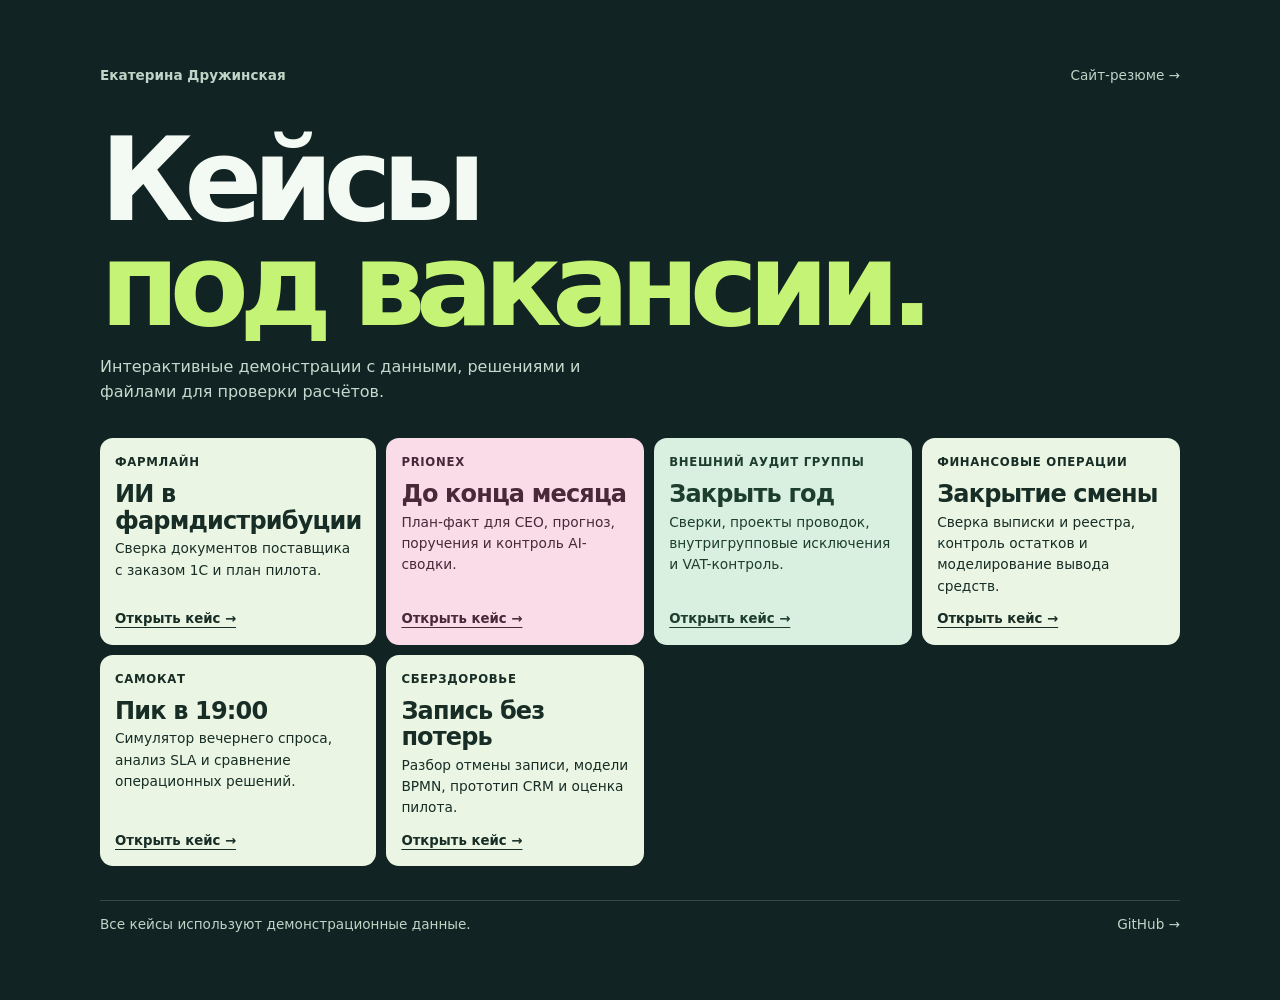
<file: index.html>
<!doctype html>
<html lang="ru">
<head>
<meta charset="utf-8"><meta name="viewport" content="width=device-width,initial-scale=1">
<title>Кейсы под вакансии · Екатерина Дружинская</title>
<meta name="description" content="Коллекция интерактивных кейсов под вакансии: финансовые операции, аналитика доставки и бизнес-процессы.">
<link rel="icon" href="finance-ops/favicon.svg" type="image/svg+xml">
<style>
:root{color-scheme:dark}*{box-sizing:border-box}body{margin:0;background:#112322;color:#f3faf3;font:16px/1.55 Inter,system-ui,sans-serif}main{width:min(1080px,calc(100% - 40px));margin:0 auto;padding:65px 0}header,footer{display:flex;justify-content:space-between;align-items:center;gap:12px;color:#c1d4c8;font-size:.85rem}a{color:inherit;text-decoration:none}a:focus-visible{outline:3px solid #b4ec81;outline-offset:4px}h1{font-size:clamp(3.35rem,9vw,7.7rem);line-height:.91;letter-spacing:-.085em;margin:42px 0 17px}h1 em{font-style:normal;color:#c4f375}main>p{color:#c7d9ce;max-width:510px;margin:0}.cards{display:grid;grid-template-columns:repeat(4,1fr);gap:10px;margin:34px 0}.card{border-radius:13px;background:#eaf5e4;color:#172d25;padding:15px;min-height:194px;display:flex;flex-direction:column;align-items:start}.card:nth-child(2){background:#f9dce7;color:#492838}.card:nth-child(3){background:#d9efdf;color:#1d3e2c}.card small{font-size:.73rem;font-weight:750;text-transform:uppercase;letter-spacing:.06em}.card h2{font-size:1.5rem;line-height:1.1;letter-spacing:-.035em;margin:10px 0 4px}.card p{font-size:.86rem;margin:0 0 12px}.card span{font-size:.83rem;font-weight:800;margin-top:auto;text-decoration:underline;text-underline-offset:4px}.card:hover{filter:brightness(1.06)}footer{border-top:1px solid #ffffff29;padding-top:13px}@media(max-width:650px){main{padding:29px 0}.cards{grid-template-columns:1fr;margin:20px 0}.card{min-height:0}h1{margin:30px 0 12px}}
</style>
</head>
<body><main>
<header><b>Екатерина Дружинская</b><a href="https://druzhinskaia.github.io/">Сайт-резюме →</a></header>
<h1>Кейсы<br><em>под вакансии.</em></h1>
<p>Интерактивные демонстрации с данными, решениями и файлами для проверки расчётов.</p>
<div class="cards">
<a class="card" href="farmline-ai/"><small>ФАРМЛАЙН</small><h2>ИИ в фармдистрибуции</h2><p>Сверка документов поставщика с заказом 1С и план пилота.</p><span>Открыть кейс →</span></a>
<a class="card" href="prionex-ceo/"><small>Prionex</small><h2>До конца месяца</h2><p>План-факт для CEO, прогноз, поручения и контроль AI-сводки.</p><span>Открыть кейс →</span></a>
<a class="card" href="audit-close/"><small>Внешний аудит группы</small><h2>Закрыть год</h2><p>Сверки, проекты проводок, внутригрупповые исключения и VAT-контроль.</p><span>Открыть кейс →</span></a>
<a class="card" href="finance-ops/"><small>Финансовые операции</small><h2>Закрытие смены</h2><p>Сверка выписки и реестра, контроль остатков и моделирование вывода средств.</p><span>Открыть кейс →</span></a>
<a class="card" href="samokat-ops-case/"><small>Самокат</small><h2>Пик в 19:00</h2><p>Симулятор вечернего спроса, анализ SLA и сравнение операционных решений.</p><span>Открыть кейс →</span></a>
<a class="card" href="sberzdorovye-case/"><small>СберЗдоровье</small><h2>Запись без потерь</h2><p>Разбор отмены записи, модели BPMN, прототип CRM и оценка пилота.</p><span>Открыть кейс →</span></a>
</div>
<footer><span>Все кейсы используют демонстрационные данные.</span><a href="https://github.com/druzhinskaia/vacancy-cases">GitHub →</a></footer>
</main></body></html>
</file>
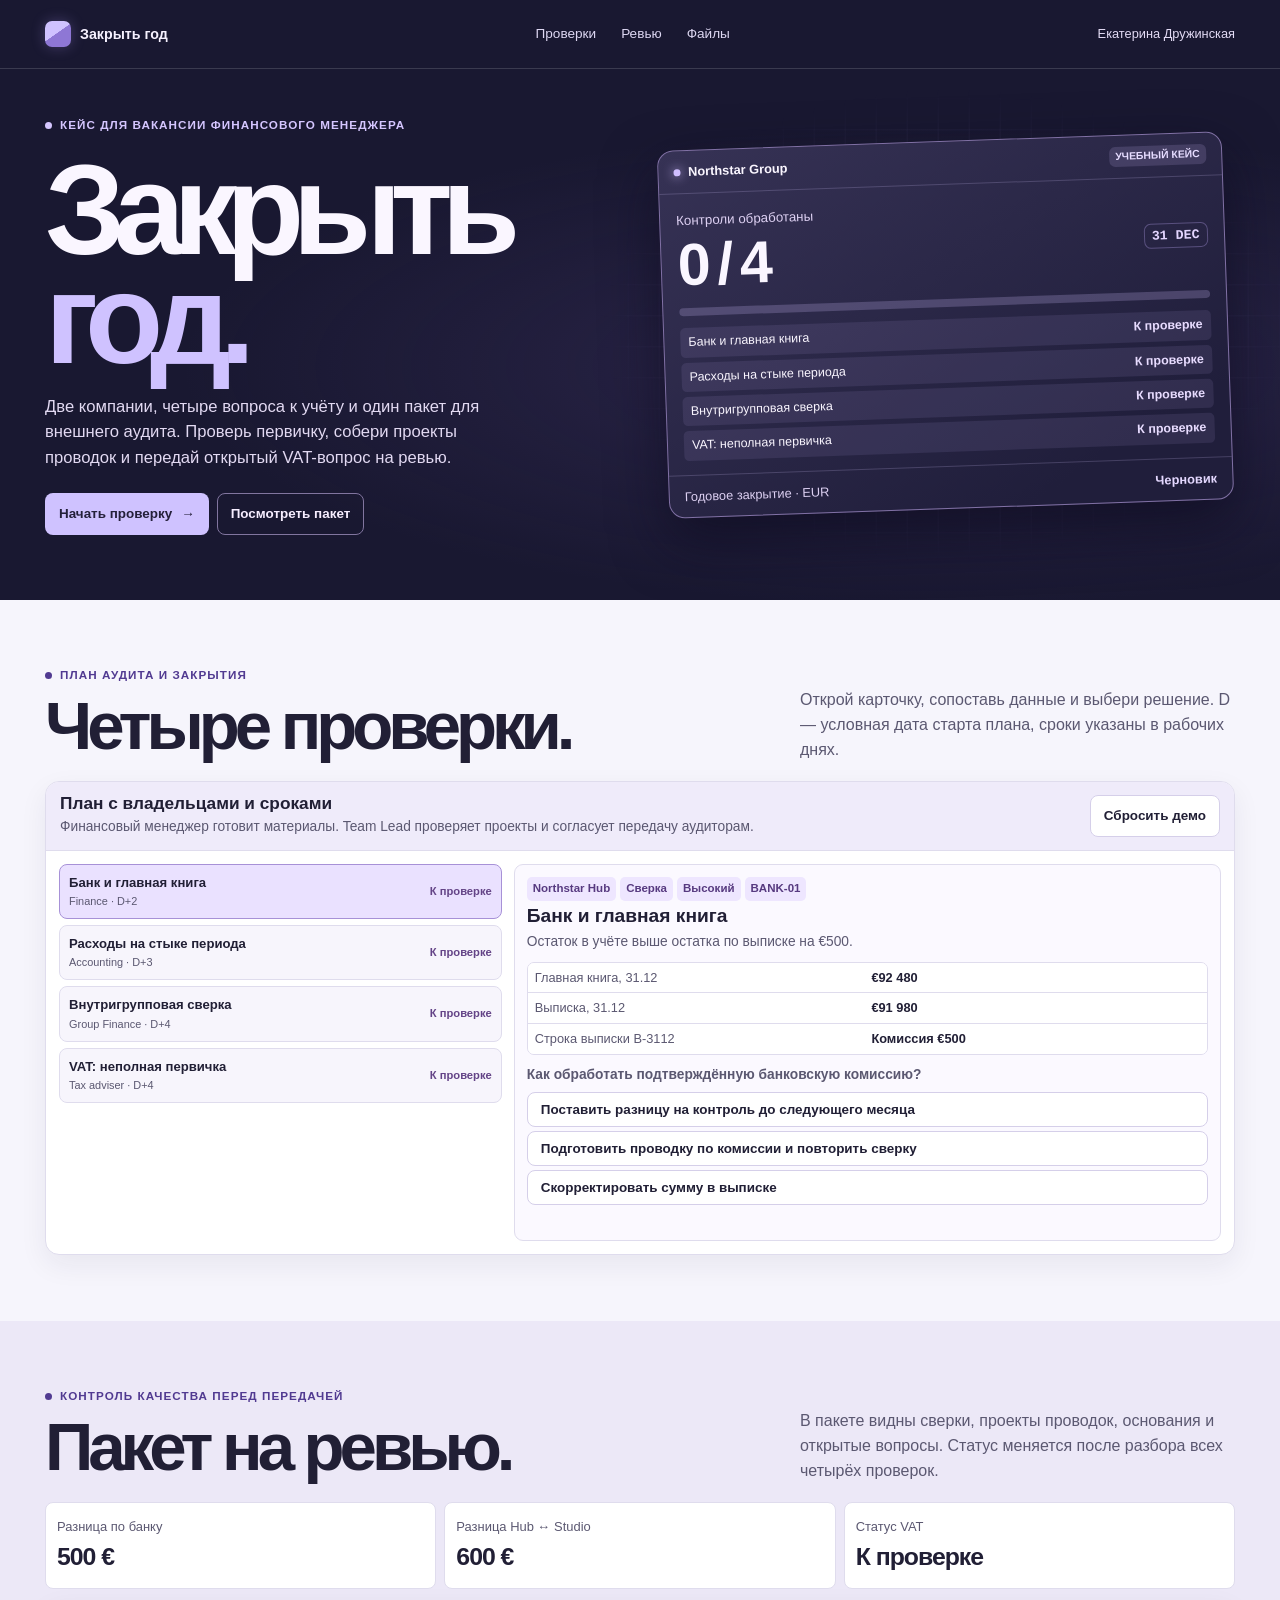
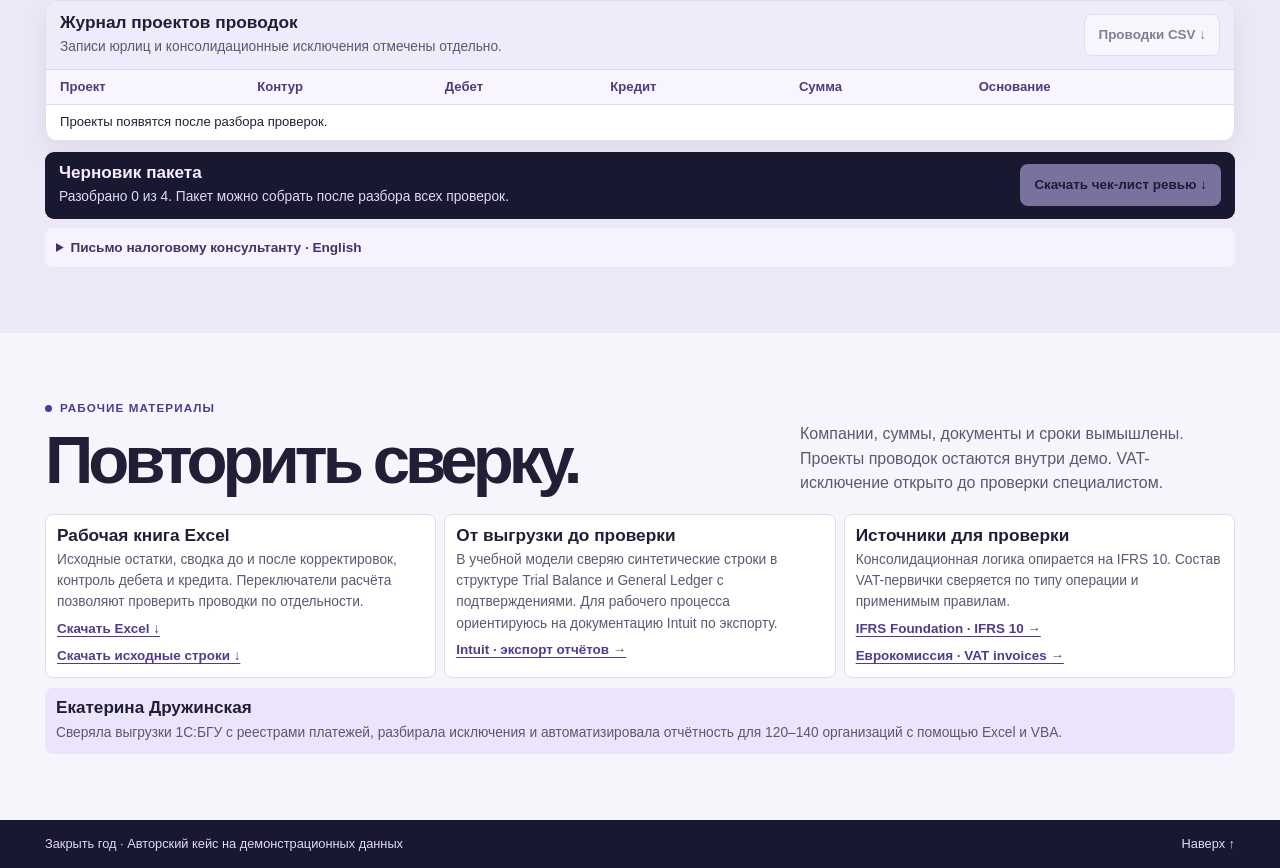
<file: audit-close/index.html>
<!doctype html>
<html lang="ru">
<head>
<meta charset="utf-8"><meta name="viewport" content="width=device-width,initial-scale=1">
<title>Закрыть год · Екатерина Дружинская</title>
<meta name="description" content="Интерактивный кейс финансового менеджера: закрытие года, сверка, проекты проводок, IFRS и пакет для внешнего аудита.">
<meta name="theme-color" content="#171631">
<link rel="stylesheet" href="style.css">
<script src="model.js" defer></script><script src="app.js" defer></script>
</head>
<body>
<header class="top"><div class="wrap top-inner"><span class="brand"><i aria-hidden="true"></i> Закрыть год</span><nav aria-label="Разделы"><a href="#desk">Проверки</a><a href="#review">Ревью</a><a href="#files">Файлы</a></nav><span class="name">Екатерина Дружинская</span></div></header>
<main id="top">
<section class="hero"><div class="wrap hero-grid">
<div class="intro"><p class="eyebrow"><i></i> Кейс для вакансии финансового менеджера</p><h1>Закрыть<br><em>год.</em></h1><p class="lead">Две компании, четыре вопроса к учёту и один пакет для внешнего аудита. Проверь первичку, собери проекты проводок и передай открытый VAT-вопрос на ревью.</p><div class="actions"><a class="btn primary" href="#desk">Начать проверку <span aria-hidden="true">→</span></a><a class="btn subtle" href="#review">Посмотреть пакет</a></div></div>
<div class="hero-visual"><div class="screen"><div class="screen-head"><b><i></i> Northstar Group</b><span>УЧЕБНЫЙ КЕЙС</span></div><div class="screen-body"><div class="screen-title"><div><small>Контроли обработаны</small><strong id="score">0 / 4</strong></div><span>31 DEC</span></div><div class="progress"><i id="progress"></i></div><div id="hero-rows"></div></div><div class="screen-foot"><span>Годовое закрытие · EUR</span><b id="hero-state">Черновик</b></div></div></div>
</div></section>
<section class="wrap section" id="desk">
<div class="section-head"><div><p class="eyebrow"><i></i> План аудита и закрытия</p><h2>Четыре проверки.</h2></div><p>Открой карточку, сопоставь данные и выбери решение. D — условная дата старта плана, сроки указаны в рабочих днях.</p></div>
<div class="desk"><div class="desk-top"><div><h3>План с владельцами и сроками</h3><p>Финансовый менеджер готовит материалы. Team Lead проверяет проекты и согласует передачу аудиторам.</p></div><button class="btn neutral" id="reset">Сбросить демо</button></div><div class="workbench"><div class="queue" id="queue" aria-label="Проверки"></div><article class="detail" id="detail" aria-label="Детали выбранной проверки"></article></div></div>
</section>
<section class="section review" id="review"><div class="wrap">
<div class="section-head"><div><p class="eyebrow"><i></i> Контроль качества перед передачей</p><h2>Пакет на ревью.</h2></div><p>В пакете видны сверки, проекты проводок, основания и открытые вопросы. Статус меняется после разбора всех четырёх проверок.</p></div>
<div class="metrics" id="metrics"></div>
<div class="entries"><div class="block-head"><div><h3>Журнал проектов проводок</h3><p>Записи юрлиц и консолидационные исключения отмечены отдельно.</p></div><button class="btn neutral" id="download-entries">Проводки CSV ↓</button></div><div class="scroll"><table><thead><tr><th>Проект</th><th>Контур</th><th>Дебет</th><th>Кредит</th><th>Сумма</th><th>Основание</th></tr></thead><tbody id="entries"></tbody></table></div></div>
<div class="review-status"><div><h3 id="package-title">Черновик пакета</h3><p id="package-status" role="status"></p></div><button class="btn primary" id="download-package" disabled>Скачать чек-лист ревью ↓</button></div>
<details class="message"><summary>Письмо налоговому консультанту · English</summary><p lang="en">Subject: Year-end VAT follow-up — TX-08</p><p lang="en">Hi, could you please confirm which supporting documents are needed for TX-08 and advise on the appropriate VAT treatment once the supplier invoice is available? The item is marked as open in the audit pack. Please let us know if you need the ledger extract or the transaction details.</p></details>
</div></section>
<section class="section wrap" id="files"><div class="section-head"><div><p class="eyebrow"><i></i> Рабочие материалы</p><h2>Повторить сверку.</h2></div><p>Компании, суммы, документы и сроки вымышлены. Проекты проводок остаются внутри демо. VAT-исключение открыто до проверки специалистом.</p></div>
<div class="resources"><article><h3>Рабочая книга Excel</h3><p>Исходные остатки, сводка до и после корректировок, контроль дебета и кредита. Переключатели расчёта позволяют проверить проводки по отдельности.</p><a href="audit-workpapers.xlsx" download>Скачать Excel ↓</a><a href="audit-inputs.csv" download>Скачать исходные строки ↓</a></article><article><h3>От выгрузки до проверки</h3><p>В учебной модели сверяю синтетические строки в структуре Trial Balance и General Ledger с подтверждениями. Для рабочего процесса ориентируюсь на документацию Intuit по экспорту.</p><a href="https://quickbooks.intuit.com/learn-support/en-global/help-article/report-management/export-reports-excel-quickbooks-online/L7iAoP97n_ROW_en">Intuit · экспорт отчётов →</a></article><article><h3>Источники для проверки</h3><p>Консолидационная логика опирается на IFRS 10. Состав VAT-первички сверяется по типу операции и применимым правилам.</p><a href="https://www.ifrs.org/issued-standards/list-of-standards/ifrs-10-consolidated-financial-statements/">IFRS Foundation · IFRS 10 →</a><a href="https://taxation-customs.ec.europa.eu/taxation/vat/vat-businesses/invoicing_en">Еврокомиссия · VAT invoices →</a></article></div>
<div class="author"><h3>Екатерина Дружинская</h3><p>Сверяла выгрузки 1С:БГУ с реестрами платежей, разбирала исключения и автоматизировала отчётность для 120–140 организаций с помощью Excel и VBA.</p></div>
</section>
</main>
<footer><div class="wrap"><span>Закрыть год · Авторский кейс на демонстрационных данных</span><a href="#top">Наверх ↑</a></div></footer>
</body></html>
</file>
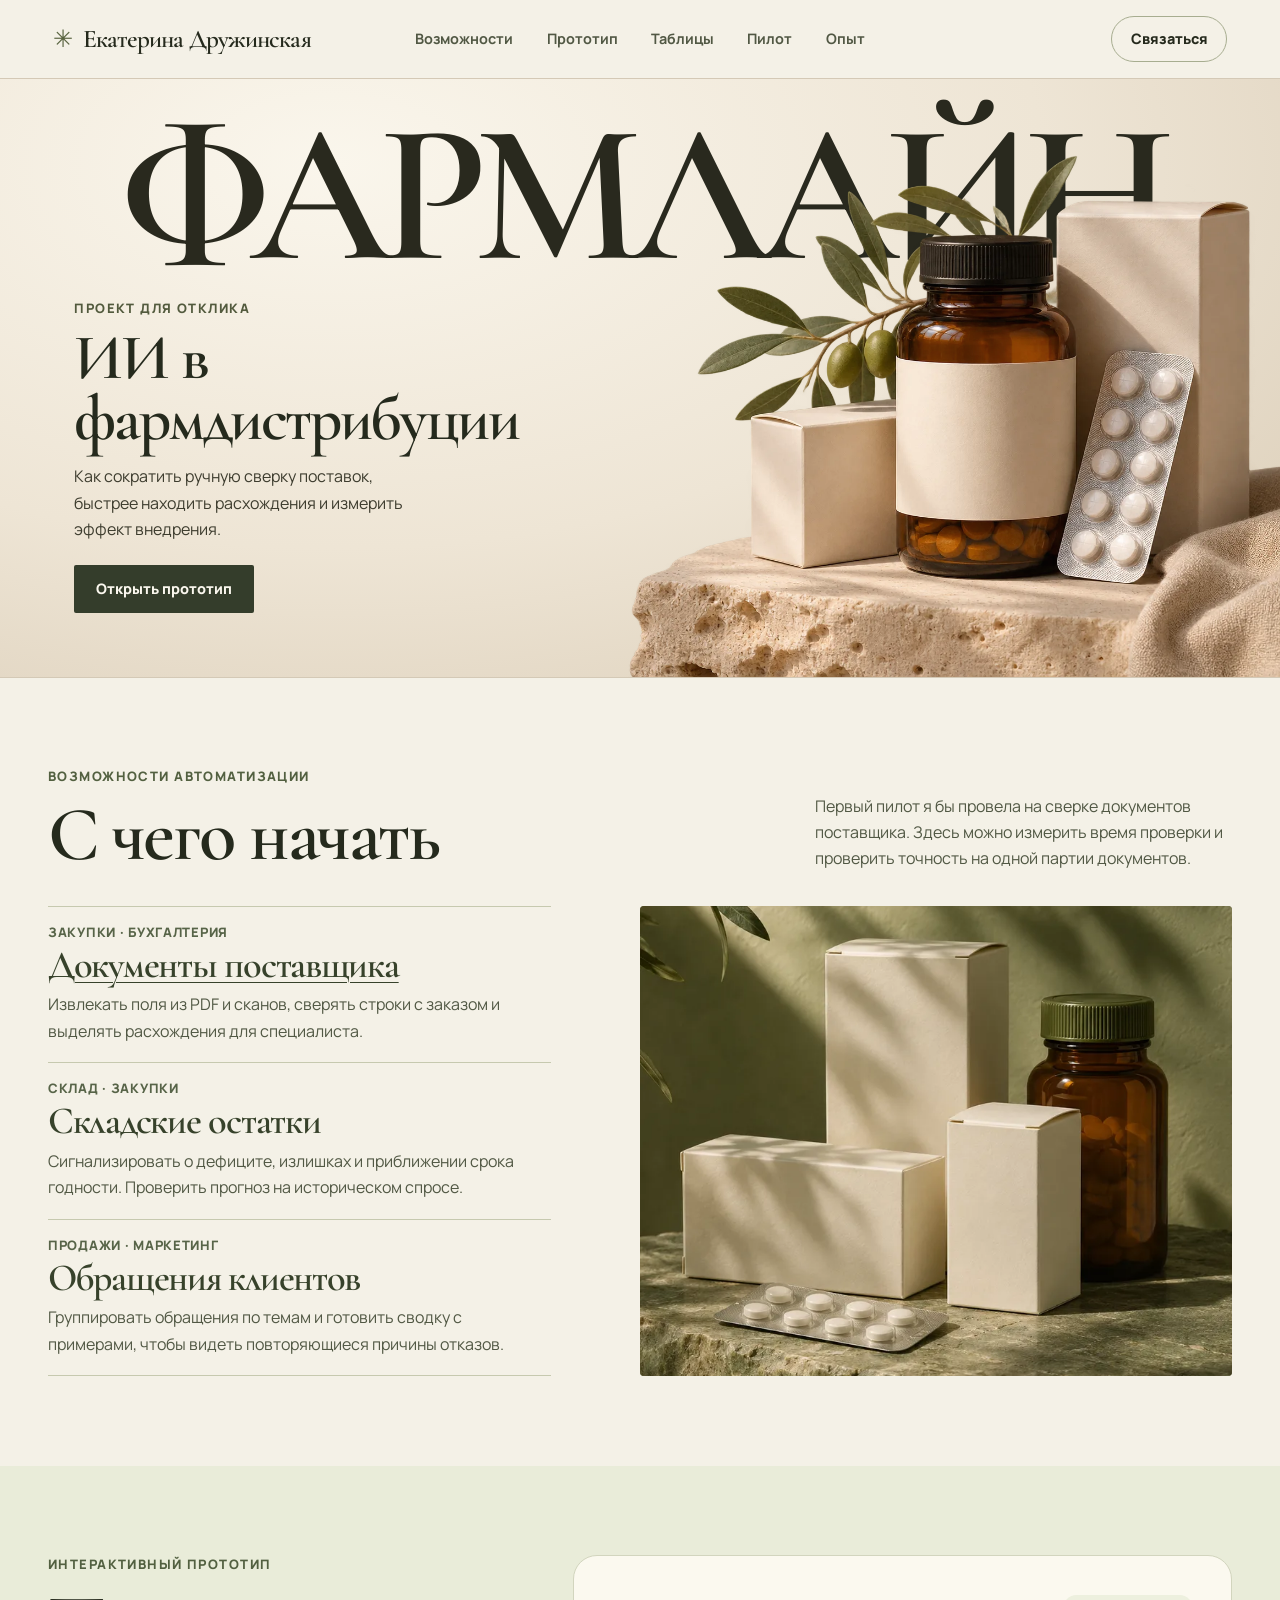
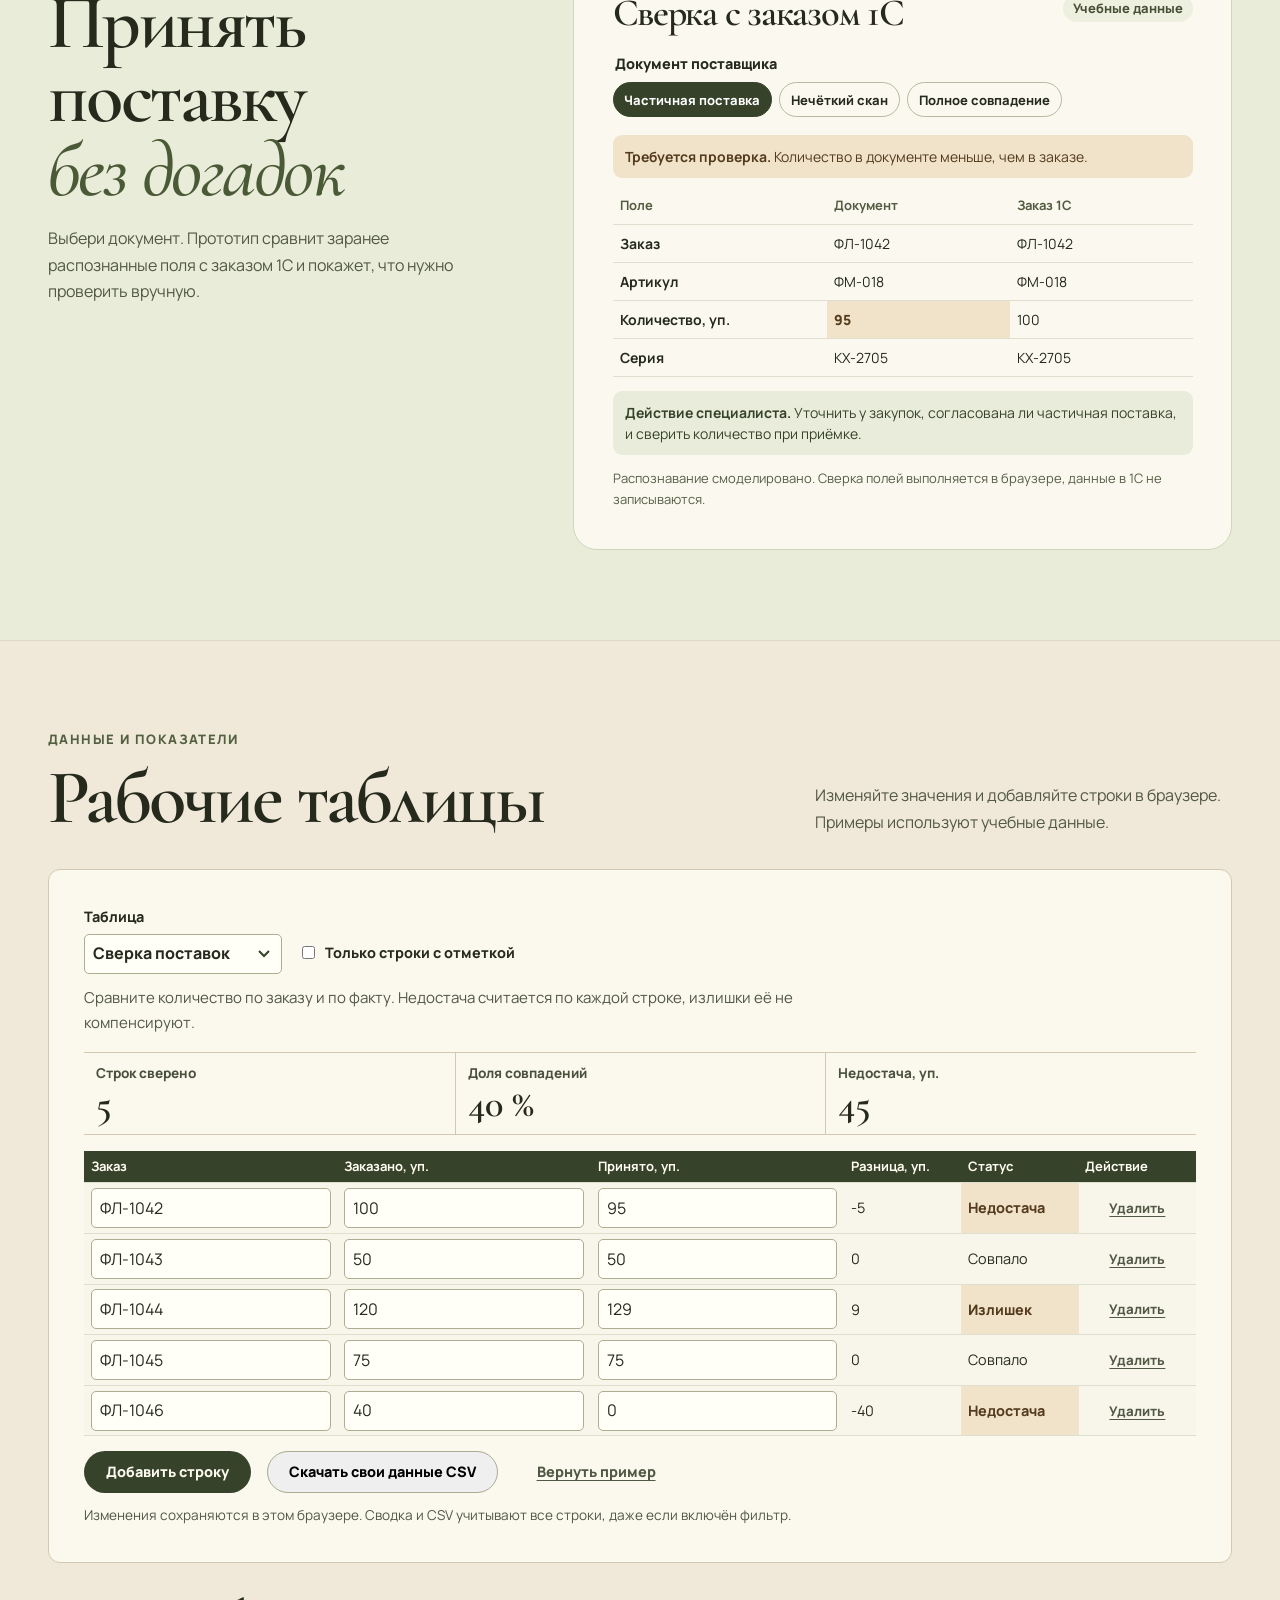
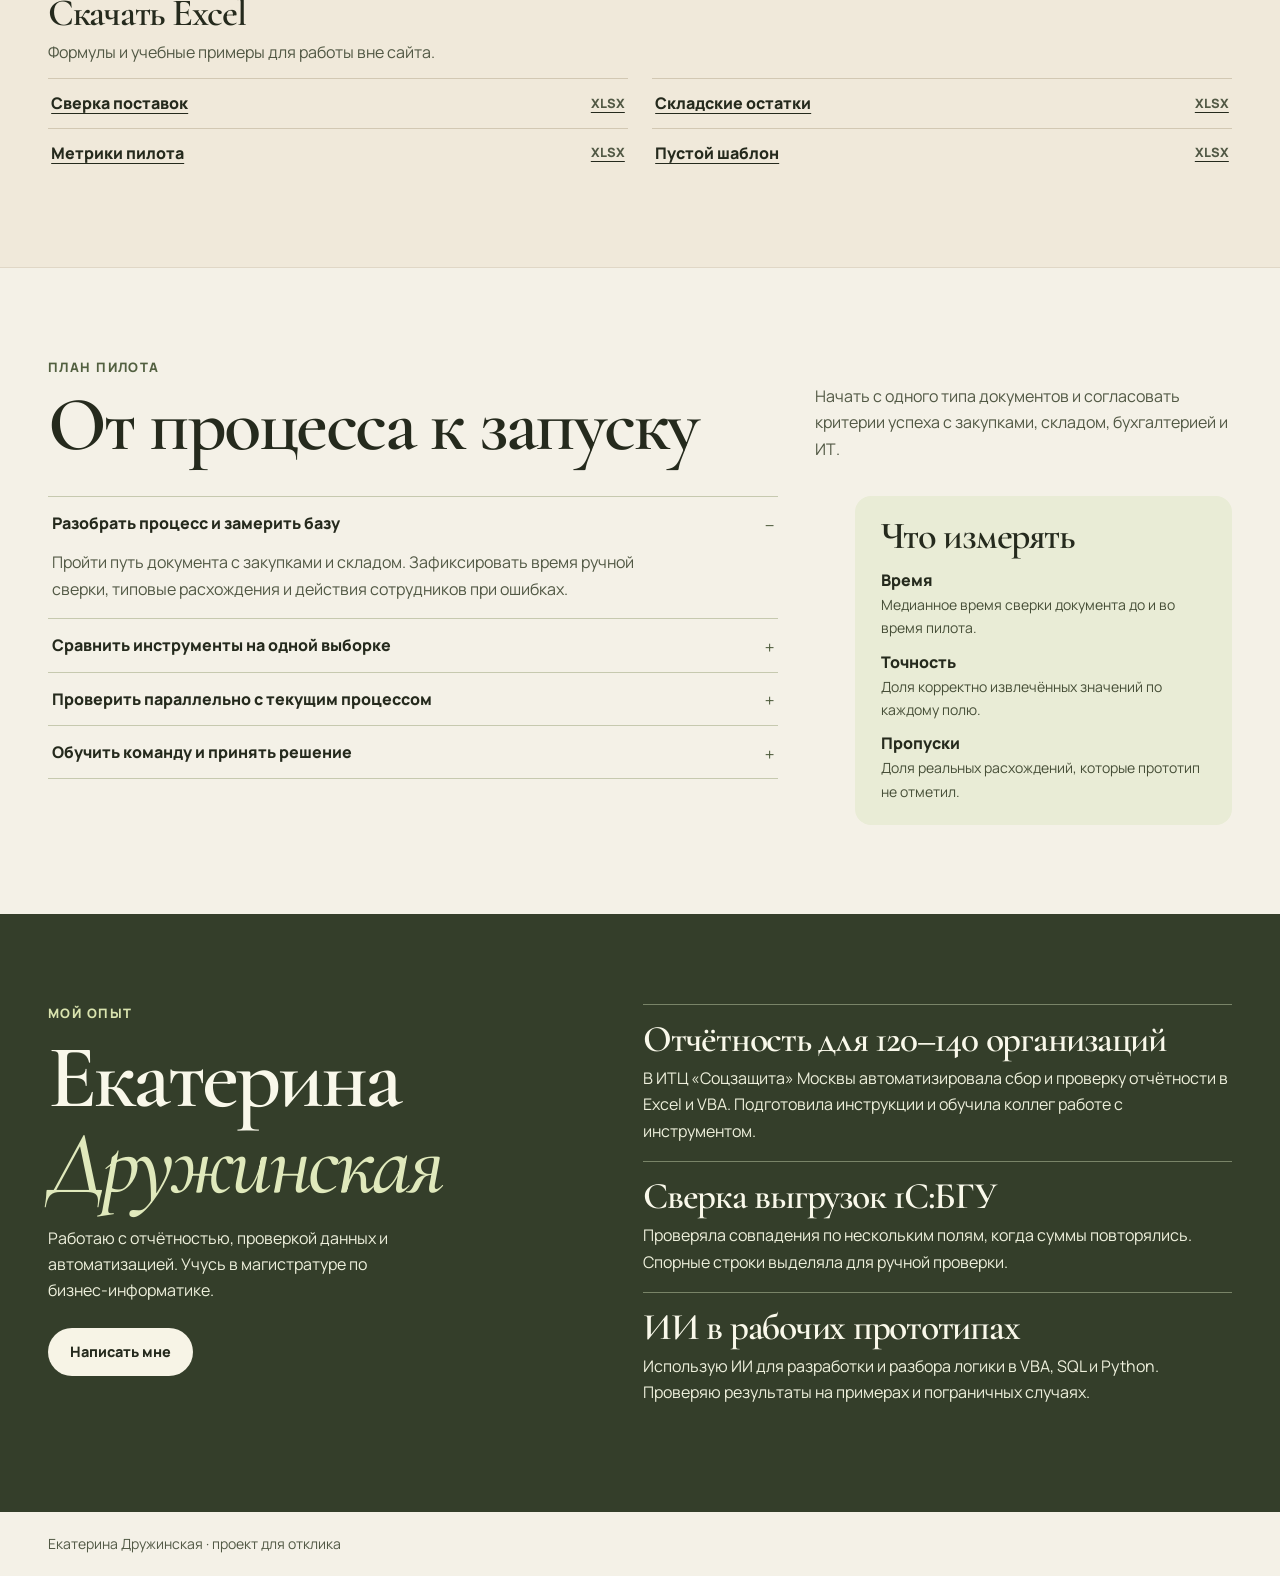
<file: farmline-ai/index.html>
<!doctype html>
<html lang="ru">
<head>
  <meta charset="utf-8">
  <meta name="viewport" content="width=device-width, initial-scale=1">
  <meta name="theme-color" content="#f4f1e7">
  <title>ИИ в фармдистрибуции · Екатерина Дружинская</title>
  <meta name="description" content="Кейс Екатерины Дружинской для ФАРМЛАЙН. Интерактивный прототип сверки документов и план внедрения ИИ в фармацевтической дистрибуции.">
  <meta property="og:title" content="ИИ в фармдистрибуции · кейс для ФАРМЛАЙН">
  <meta property="og:description" content="Екатерина Дружинская · проверка документов поставщика и план пилота">
  <meta property="og:image" content="https://druzhinskaia.github.io/vacancy-cases/farmline-ai/assets/editorial-cover.webp">
  <link rel="preload" href="assets/cormorant-cyrillic.woff2" as="font" type="font/woff2" crossorigin>
  <link rel="stylesheet" href="style.css">
  <link rel="stylesheet" href="tables.css">
  <script src="app.js" defer></script>
  <script src="tables.js" type="module"></script>
</head>
<body>
  <a class="skip" href="#main">К содержанию</a>
  <header class="topbar shell">
    <a class="wordmark" href="#main">
      <span class="emblem" aria-hidden="true">✳</span>
      <span>Екатерина Дружинская</span>
    </a>
    <nav class="topnav" aria-label="Разделы">
      <a href="#scenarios">Возможности</a>
      <a href="#demo">Прототип</a>
      <a href="#tables">Таблицы</a>
      <a href="#pilot">Пилот</a>
      <a href="#experience">Опыт</a>
    </nav>
    <a class="button outline small" href="#contact">Связаться</a>
  </header>
  <main id="main">
    <section class="hero" aria-labelledby="title">
      <div class="hero-inner shell">
        <p class="hero-masthead">ФАРМЛАЙН</p>
        <img class="hero-image" src="assets/editorial-cover.webp" width="1536" height="1024" alt="" fetchpriority="high">
        <div class="hero-copy">
          <p class="eyebrow hero-kicker">Проект для отклика</p>
          <h1 id="title">ИИ в<br>фармдистрибуции</h1>
          <p class="hero-description">Как сократить ручную сверку поставок, быстрее находить расхождения и измерить эффект внедрения.</p>
          <a class="button hero-button" href="#demo">Открыть прототип</a>
        </div>
      </div>
    </section>

    <section class="section wrap" id="scenarios" aria-labelledby="scenarios-title">
      <div class="section-heading">
        <div>
          <p class="eyebrow">Возможности автоматизации</p>
          <h2 id="scenarios-title">С чего начать</h2>
        </div>
        <p>Первый пилот я бы провела на сверке документов поставщика. Здесь можно измерить время проверки и проверить точность на одной партии документов.</p>
      </div>
      <div class="scenario-layout">
        <div class="scenario-list">
          <article class="scenario-card">
            <p class="eyebrow">Закупки · бухгалтерия</p>
            <h3><a href="#demo">Документы поставщика</a></h3>
            <p>Извлекать поля из PDF и сканов, сверять строки с заказом и выделять расхождения для специалиста.</p>
          </article>
          <article class="scenario-card">
            <p class="eyebrow">Склад · закупки</p>
            <h3>Складские остатки</h3>
            <p>Сигнализировать о дефиците, излишках и приближении срока годности. Проверить прогноз на историческом спросе.</p>
          </article>
          <article class="scenario-card">
            <p class="eyebrow">Продажи · маркетинг</p>
            <h3>Обращения клиентов</h3>
            <p>Группировать обращения по темам и готовить сводку с примерами, чтобы видеть повторяющиеся причины отказов.</p>
          </article>
        </div>
        <figure class="product-photo">
          <img src="assets/supply.webp" width="820" height="1025" loading="lazy" alt="Блистер, аптечный флакон и упаковки в оливковом свете">
        </figure>
      </div>
    </section>

    <section class="demo-section" id="demo" aria-labelledby="demo-title">
      <div class="wrap demo-layout">
        <div class="demo-intro">
          <p class="eyebrow">Интерактивный прототип</p>
          <h2 id="demo-title">Принять поставку<br><em>без догадок</em></h2>
          <p>Выбери документ. Прототип сравнит заранее распознанные поля с заказом 1С и покажет, что нужно проверить вручную.</p>
        </div>
        <div class="workspace">
          <div class="workspace-header">
            <h3>Сверка с заказом 1С</h3>
            <span class="sample-label">Учебные данные</span>
          </div>
          <fieldset class="sample-picker">
            <legend>Документ поставщика</legend>
            <div class="sample-options">
              <label><input type="radio" name="sample" value="partial" checked><span>Частичная поставка</span></label>
              <label><input type="radio" name="sample" value="scan"><span>Нечёткий скан</span></label>
              <label><input type="radio" name="sample" value="match"><span>Полное совпадение</span></label>
            </div>
          </fieldset>
          <div class="demo-result" id="demo-result" aria-live="polite">
            <p class="result-note"><strong>Требуется проверка.</strong> Количество в документе меньше, чем в заказе.</p>
            <table>
              <caption class="visually-hidden">Сравнение документа поставщика и заказа 1С</caption>
              <thead><tr><th scope="col">Поле</th><th scope="col">Документ</th><th scope="col">Заказ 1С</th></tr></thead>
              <tbody>
                <tr><th scope="row">Заказ</th><td>ФЛ-1042</td><td>ФЛ-1042</td></tr>
                <tr><th scope="row">Артикул</th><td>ФМ-018</td><td>ФМ-018</td></tr>
                <tr class="flagged"><th scope="row">Количество, уп.</th><td>95</td><td>100</td></tr>
                <tr><th scope="row">Серия</th><td>КХ-2705</td><td>КХ-2705</td></tr>
              </tbody>
            </table>
            <p class="next-step"><strong>Действие специалиста.</strong> Уточнить у закупок, согласована ли частичная поставка, и сверить количество при приёмке.</p>
          </div>
          <p class="simulation-note">Распознавание смоделировано. Сверка полей выполняется в браузере, данные в 1С не записываются.</p>
        </div>
      </div>
    </section>

    <section class="section worktables" id="tables" aria-labelledby="tables-title">
      <div class="wrap">
        <div class="section-heading">
          <div>
            <p class="eyebrow">Данные и показатели</p>
            <h2 id="tables-title">Рабочие таблицы</h2>
          </div>
          <p>Изменяйте значения и добавляйте строки в браузере. Примеры используют учебные данные.</p>
        </div>
        <div id="table-workbench" class="table-workbench">
          <div class="table-toolbar" hidden>
            <div class="table-controls">
              <label>Таблица
                <select id="table-mode">
                  <option value="supplies">Сверка поставок</option>
                  <option value="stock">Складские остатки</option>
                  <option value="pilot">Метрики пилота</option>
                  <option value="custom">Своя таблица</option>
                </select>
              </label>
              <label class="table-filter"><input type="checkbox" id="table-flagged"> Только строки с отметкой</label>
            </div>
            <div class="table-options" hidden>
              <label>Минимум запаса, дней <input type="number" inputmode="numeric" name="coverage" min="0" step="1" value="14"></label>
              <label>Порог срока годности, дней <input type="number" inputmode="numeric" name="expiry" min="0" step="1" value="60"></label>
            </div>
            <p class="table-description"></p>
          </div>
          <div class="table-interactive" hidden>
            <dl class="table-metrics" aria-label="Сводные показатели"></dl>
            <p class="table-scroll-hint" id="table-scroll-hint">Прокрутите таблицу вправо, чтобы увидеть расчёты.</p>
            <div class="editable-scroll" role="region" aria-label="Редактируемые строки" aria-describedby="table-scroll-hint" tabindex="0">
              <table class="editable-grid">
                <caption class="visually-hidden"></caption>
                <thead></thead>
                <tbody></tbody>
              </table>
            </div>
            <p class="table-empty" hidden></p>
            <div class="table-actions">
              <button class="button table-primary" type="button" id="table-add">Добавить строку</button>
              <button class="button outline" type="button" id="table-csv">Скачать свои данные CSV</button>
              <button class="button table-reset" type="button" id="table-reset">Вернуть пример</button>
            </div>
            <p class="table-local">Изменения сохраняются в этом браузере. Сводка и CSV учитывают все строки, даже если включён фильтр.</p>
            <p class="table-announcement visually-hidden" aria-live="polite"></p>
          </div>
        </div>
        <div class="table-downloads" aria-labelledby="downloads-title">
          <h3 id="downloads-title">Скачать Excel</h3>
          <p>Формулы и учебные примеры для работы вне сайта.</p>
          <ul>
            <li><a href="files/supply-reconciliation.xlsx" download>Сверка поставок <span>XLSX</span></a></li>
            <li><a href="files/inventory-control.xlsx" download>Складские остатки <span>XLSX</span></a></li>
            <li><a href="files/pilot-metrics.xlsx" download>Метрики пилота <span>XLSX</span></a></li>
            <li><a href="files/metric-template.xlsx" download>Пустой шаблон <span>XLSX</span></a></li>
          </ul>
        </div>
      </div>
    </section>

    <section class="section wrap" id="pilot" aria-labelledby="pilot-title">
      <div class="section-heading">
        <div>
          <p class="eyebrow">План пилота</p>
          <h2 id="pilot-title">От процесса к запуску</h2>
        </div>
        <p>Начать с одного типа документов и согласовать критерии успеха с закупками, складом, бухгалтерией и ИТ.</p>
      </div>
      <div class="pilot-layout">
        <div class="pilot-steps">
          <details name="pilot" open>
            <summary>Разобрать процесс и замерить базу</summary>
            <p>Пройти путь документа с закупками и складом. Зафиксировать время ручной сверки, типовые расхождения и действия сотрудников при ошибках.</p>
          </details>
          <details name="pilot">
            <summary>Сравнить инструменты на одной выборке</summary>
            <p>Сопоставить шаблонное OCR и извлечение полей с помощью ИИ на одинаковой размеченной выборке PDF и сканов. Учесть точность по каждому полю, время, стоимость обработки и условия работы с данными.</p>
          </details>
          <details name="pilot">
            <summary>Проверить параллельно с текущим процессом</summary>
            <p>Точные сравнения выполнять правилами на выгрузке из 1С. Нечитаемые поля и расхождения передавать сотруднику. Сравнить результат с ручной сверкой на контрольной выборке.</p>
          </details>
          <details name="pilot">
            <summary>Обучить команду и принять решение</summary>
            <p>Провести короткий разбор примеров и оставить инструкцию по спорным случаям. Обсудить результаты с владельцем процесса и решить, стоит ли расширять пилот.</p>
          </details>
        </div>
        <aside class="metrics" aria-labelledby="metrics-title">
          <h3 id="metrics-title">Что измерять</h3>
          <dl>
            <div><dt>Время</dt><dd>Медианное время сверки документа до и во время пилота.</dd></div>
            <div><dt>Точность</dt><dd>Доля корректно извлечённых значений по каждому полю.</dd></div>
            <div><dt>Пропуски</dt><dd>Доля реальных расхождений, которые прототип не отметил.</dd></div>
          </dl>
        </aside>
      </div>
    </section>

    <section class="experience" id="experience" aria-labelledby="experience-title">
      <div class="wrap experience-layout">
        <div class="experience-intro">
          <p class="eyebrow">Мой опыт</p>
          <h2 id="experience-title">Екатерина<br><em>Дружинская</em></h2>
          <p>Работаю с отчётностью, проверкой данных и автоматизацией. Учусь в магистратуре по бизнес-информатике.</p>
          <a class="button light" id="contact" href="mailto:comfe2436@gmail.com">Написать мне</a>
        </div>
        <div class="experience-projects">
          <article>
            <h3>Отчётность для 120–140 организаций</h3>
            <p>В ИТЦ «Соцзащита» Москвы автоматизировала сбор и проверку отчётности в Excel и VBA. Подготовила инструкции и обучила коллег работе с инструментом.</p>
          </article>
          <article>
            <h3>Сверка выгрузок 1С:БГУ</h3>
            <p>Проверяла совпадения по нескольким полям, когда суммы повторялись. Спорные строки выделяла для ручной проверки.</p>
          </article>
          <article>
            <h3>ИИ в рабочих прототипах</h3>
            <p>Использую ИИ для разработки и разбора логики в VBA, SQL и Python. Проверяю результаты на примерах и пограничных случаях.</p>
          </article>
        </div>
      </div>
    </section>
  </main>
  <footer class="footer wrap">
    <span>Екатерина Дружинская · проект для отклика</span>
  </footer>
</body>
</html>
</file>
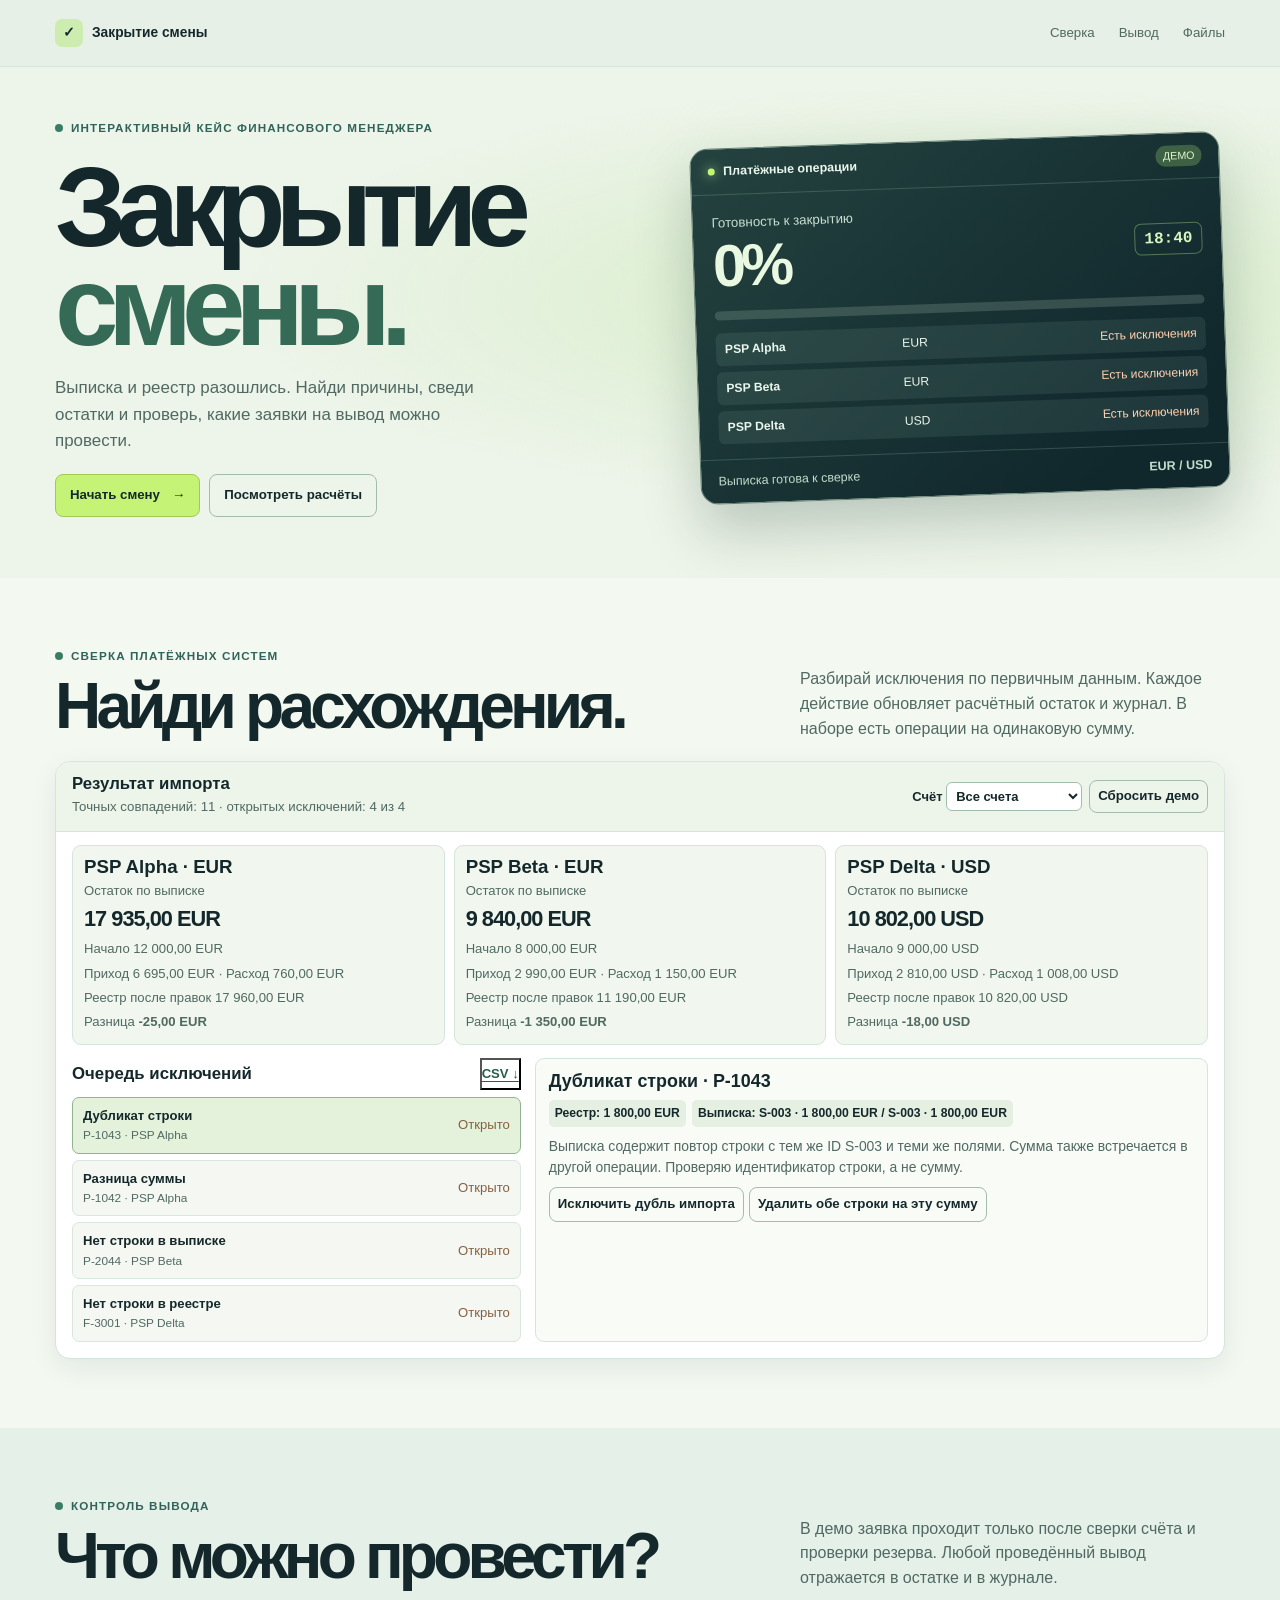
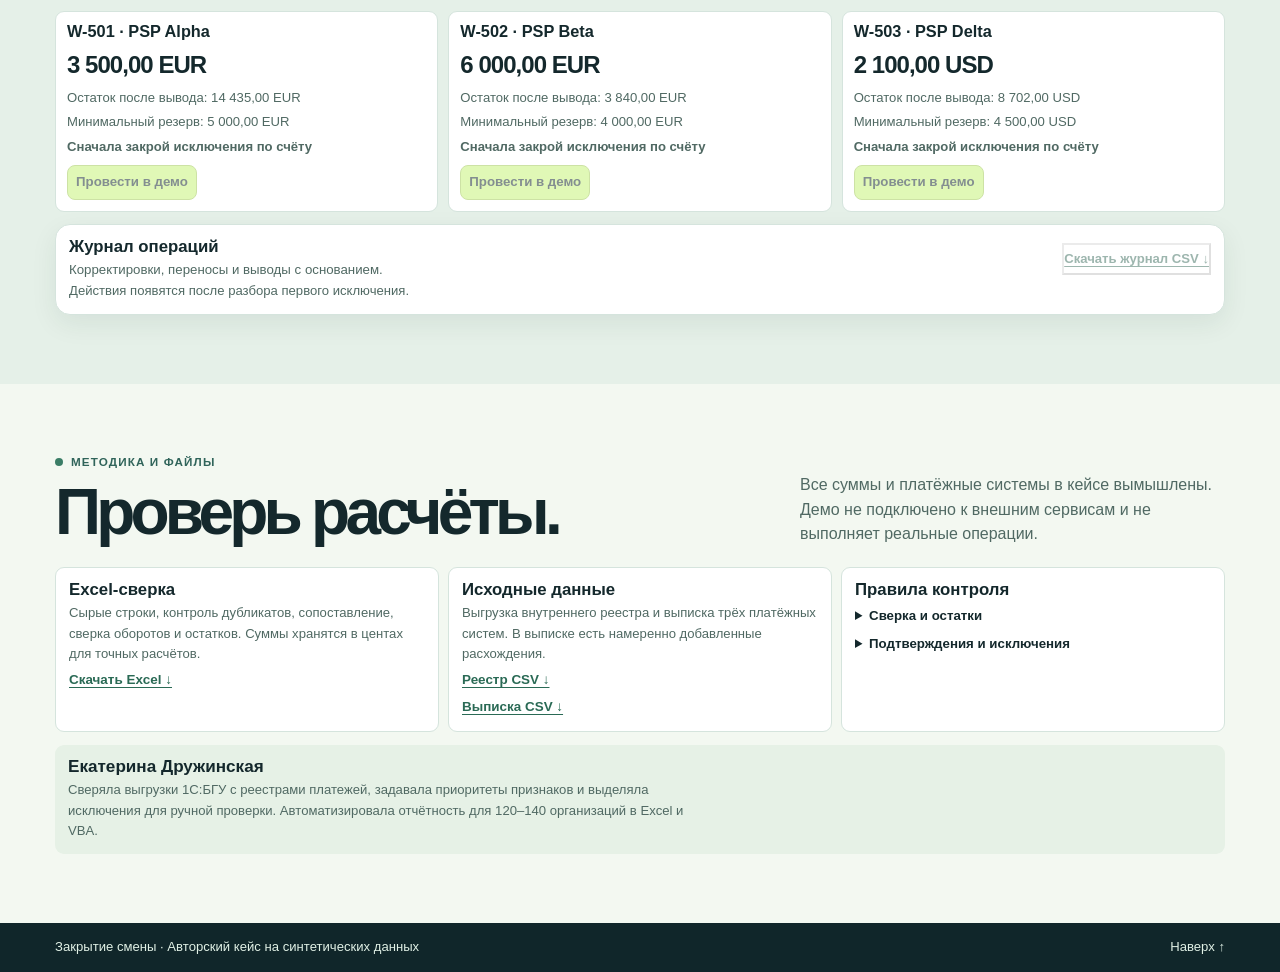
<file: finance-ops/index.html>
<!doctype html>
<html lang="ru">
<head>
<meta charset="utf-8"><meta name="viewport" content="width=device-width,initial-scale=1">
<title>Закрытие смены · Екатерина Дружинская</title>
<meta name="description" content="Интерактивный кейс финансового менеджера. Сверка платёжных систем, контроль остатков и имитация вывода.">
<meta name="theme-color" content="#14282c"><link rel="icon" href="favicon.svg" type="image/svg+xml"><link rel="stylesheet" href="style.css">
<script src="model.js" defer></script><script src="app.js" defer></script>
</head>
<body>
<header><div class="wrap top"><span class="brand"><span aria-hidden="true">✓</span> Закрытие смены</span><nav aria-label="Разделы"><a href="#recon">Сверка</a><a href="#payout">Вывод</a><a href="#method">Файлы</a></nav></div></header>
<main id="top">
<section class="hero"><div class="wrap hero-grid">
<div><p class="kicker"><i></i> Интерактивный кейс финансового менеджера</p><h1>Закрытие<br><em>смены.</em></h1><p class="lead">Выписка и реестр разошлись. Найди причины, сведи остатки и проверь, какие заявки на вывод можно провести.</p><div class="actions"><button class="btn primary" id="launch">Начать смену <span aria-hidden="true">→</span></button><a class="btn outline" href="#method">Посмотреть расчёты</a></div></div>
<div class="screen"><div class="screen-head"><b><i></i> Платёжные операции</b><span>ДЕМО</span></div><div class="screen-body"><div class="screen-title"><div><small>Готовность к закрытию</small><strong id="hero-percent">0%</strong></div><div class="stamp" id="hero-label">18:40</div></div><div class="progress" aria-hidden="true"><i id="progress"></i></div><div class="hero-accounts" id="hero-accounts"></div></div><div class="screen-footer"><span id="hero-event">Выписка готова к сверке</span><b>EUR / USD</b></div></div>
</div></section>
<section id="recon" class="wrap section"><div class="section-head"><div><p class="kicker"><i></i> Сверка платёжных систем</p><h2>Найди расхождения.</h2></div><p>Разбирай исключения по первичным данным. Каждое действие обновляет расчётный остаток и журнал. В наборе есть операции на одинаковую сумму.</p></div>
<div class="board"><div class="board-top"><div><h3>Результат импорта</h3><p id="recon-summary" aria-live="polite"></p></div><div class="selects"><label>Счёт <select id="account"><option value="all">Все счета</option><option value="ALPHA">PSP Alpha · EUR</option><option value="BETA">PSP Beta · EUR</option><option value="DELTA">PSP Delta · USD</option></select></label><button class="btn mini outline" id="reset">Сбросить демо</button></div></div><div class="balances" id="balances"></div>
<div class="workbench"><div><div class="subhead"><h3>Очередь исключений</h3><button class="text-btn" id="export-exceptions">CSV ↓</button></div><div class="issue-list" id="issues"></div></div><div class="detail" id="issue-detail"></div></div>
</div></section>
<section id="payout" class="section payout-section"><div class="wrap">
<div class="section-head"><div><p class="kicker"><i></i> Контроль вывода</p><h2>Что можно провести?</h2></div><p>В демо заявка проходит только после сверки счёта и проверки резерва. Любой проведённый вывод отражается в остатке и в журнале.</p></div>
<div class="payout-grid" id="payouts"></div>
<div class="journal"><div class="subhead"><div><h3>Журнал операций</h3><p>Корректировки, переносы и выводы с основанием.</p></div><button class="text-btn" id="export-log">Скачать журнал CSV ↓</button></div><div id="journal-rows"></div></div>
</div></section>
<section id="method" class="wrap section"><div class="section-head"><div><p class="kicker"><i></i> Методика и файлы</p><h2>Проверь расчёты.</h2></div><p>Все суммы и платёжные системы в кейсе вымышлены. Демо не подключено к внешним сервисам и не выполняет реальные операции.</p></div>
<div class="method-grid"><article><h3>Excel-сверка</h3><p>Сырые строки, контроль дубликатов, сопоставление, сверка оборотов и остатков. Суммы хранятся в центах для точных расчётов.</p><a href="finance-reconciliation.xlsx" download>Скачать Excel ↓</a></article><article><h3>Исходные данные</h3><p>Выгрузка внутреннего реестра и выписка трёх платёжных систем. В выписке есть намеренно добавленные расхождения.</p><a href="ledger.csv" download>Реестр CSV ↓</a><a href="statement.csv" download>Выписка CSV ↓</a></article><article><h3>Правила контроля</h3><details><summary>Сверка и остатки</summary><p>Ключ сопоставления — счёт, валюта и ID операции. Повтор строки выписки исключается до суммирования. Закрытие: начальный остаток + подтверждённые обороты − проведённый вывод. EUR и USD считаются отдельно.</p></details><details><summary>Подтверждения и исключения</summary><p>Комиссия проводится по отчёту провайдера, операция следующего дня переносится на контроль. Для неясных случаев нужна первичка и согласование ответственного. Запись содержит основание, сумму и исходный ID.</p></details></article></div>
<div class="author"><div><h3>Екатерина Дружинская</h3><p>Сверяла выгрузки 1С:БГУ с реестрами платежей, задавала приоритеты признаков и выделяла исключения для ручной проверки. Автоматизировала отчётность для 120–140 организаций в Excel и VBA.</p></div></div>
</section>
</main><footer><div class="wrap"><span>Закрытие смены · Авторский кейс на синтетических данных</span><a href="#top">Наверх ↑</a></div></footer>
</body></html>
</file>
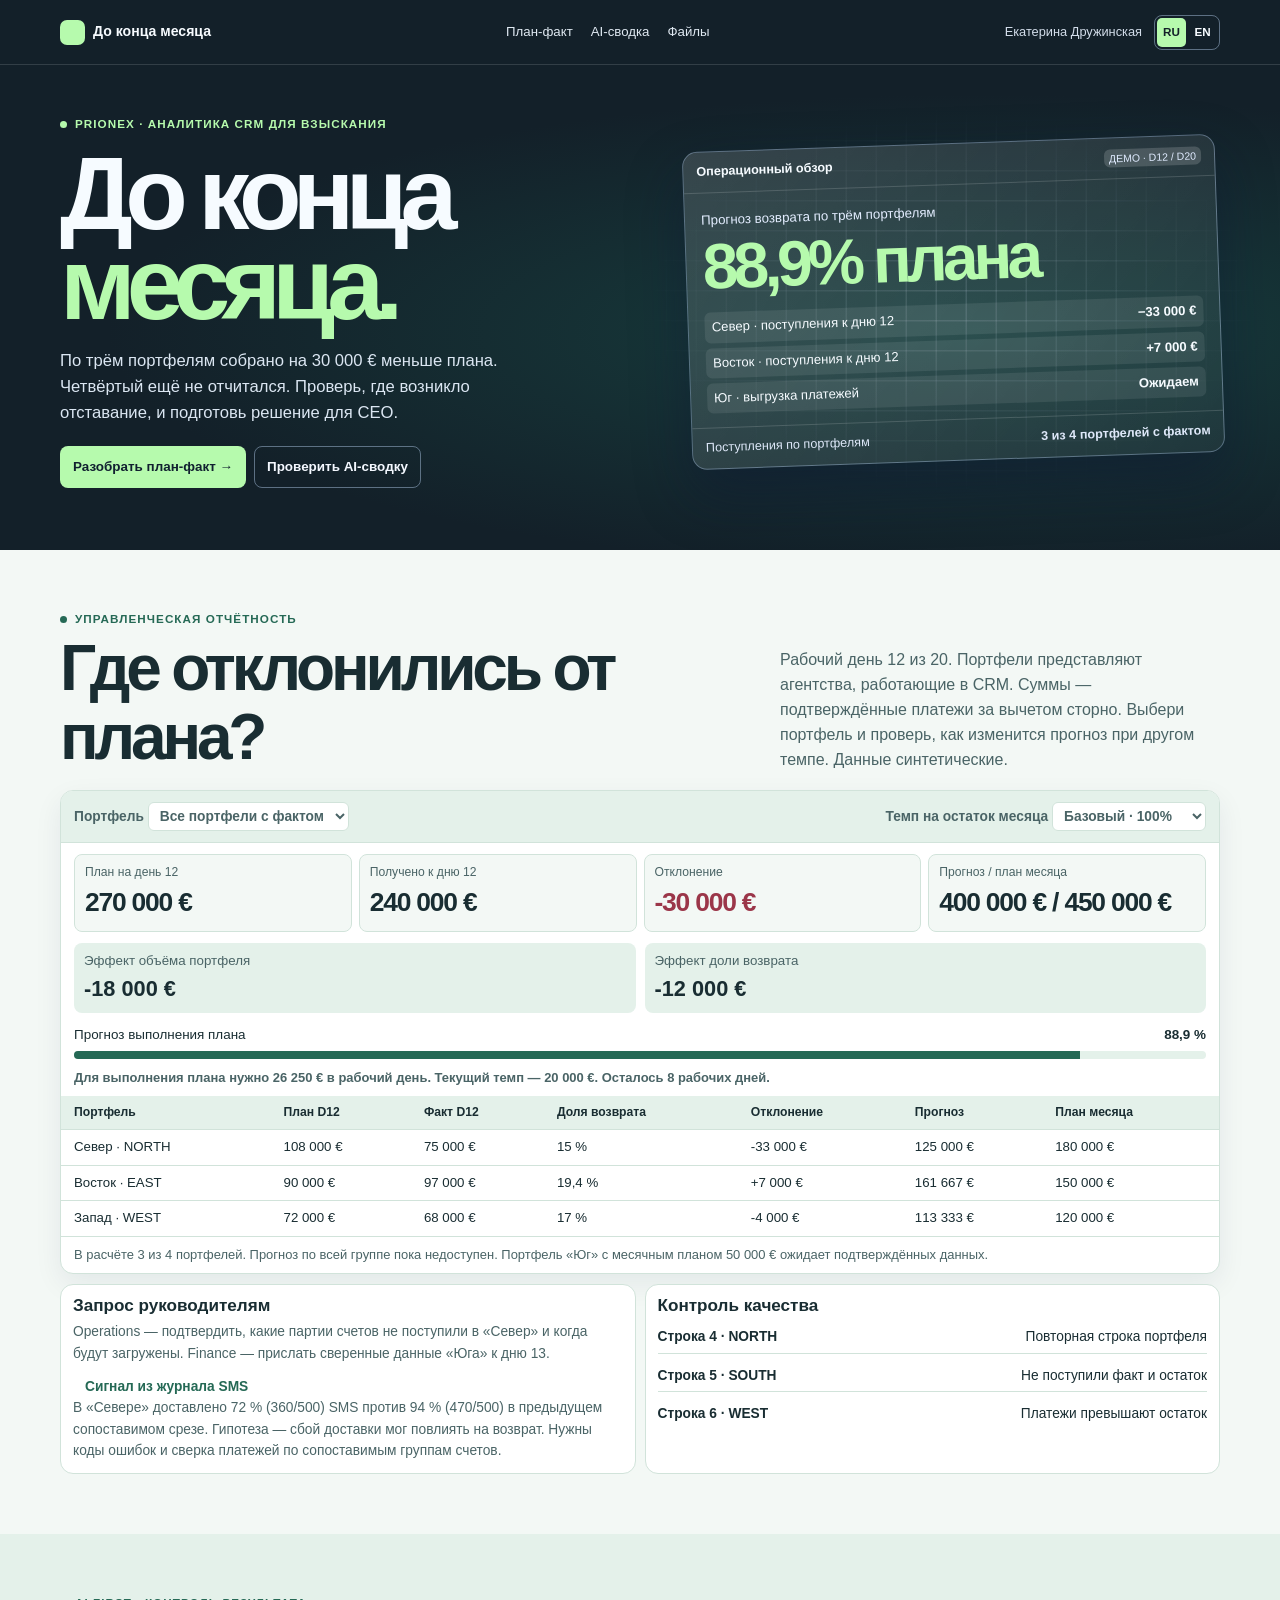
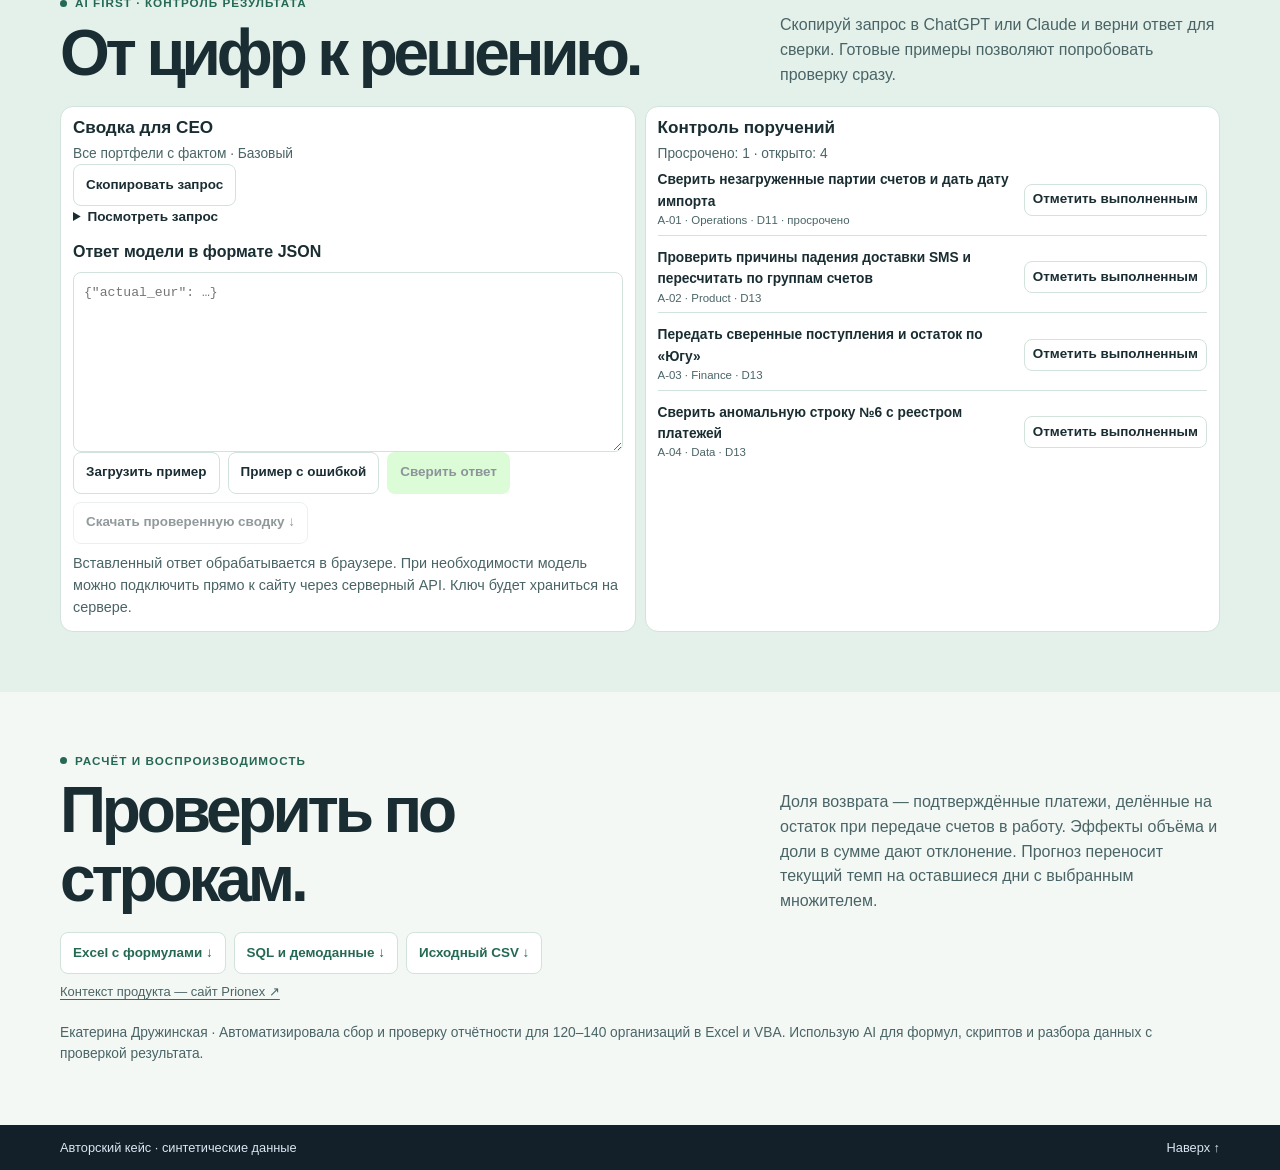
<file: prionex-ceo/index.html>
<!doctype html><html lang="ru"><head><meta charset="utf-8"><meta name="viewport" content="width=device-width,initial-scale=1"><title>До конца месяца · Екатерина Дружинская</title><meta name="description" content="Интерактивный кейс для Prionex: план-факт по возврату задолженности, прогноз, контроль данных и сводка для CEO."><link rel="stylesheet" href="../case-shared.css"><link rel="stylesheet" href="language.css?v=ai-review"><link rel="alternate" hreflang="en" href="en/"><link rel="alternate" hreflang="ru" href="./"><style>:root{--navy:#132029;--halo:#1b574f8a;--paper:#f3f8f5;--ink:#192d32;--muted:#4a6466;--line:#d1e3da;--wash:#e4f1ea;--accent:#b6faad;--focus:#256955}.gap-grid{padding:0 13px 12px}.gap-grid article{background:var(--wash);border-radius:8px;padding:8px 10px}.gap-grid small{display:block;color:var(--muted)}.gap-grid strong{font-size:1.36rem}.brief{min-height:86px}#pace{padding-top:0;font-weight:700}#export-brief{margin:8px 0}</style><script src="model.js?v=recovery" defer></script><script src="i18n.js?v=ai-review" defer></script><script src="app.js?v=ai-review" defer></script></head><body>
<header class="top"><div class="wrap top-inner"><span class="brand"><i aria-hidden="true"></i> До конца месяца</span><nav aria-label="Разделы"><a href="#kpi">План-факт</a><a href="#brief">AI-сводка</a><a href="#files">Файлы</a></nav><div class="top-right"><span class="author-name">Екатерина Дружинская</span><div class="lang-switch" role="group" aria-label="Язык сайта"><span lang="ru" aria-current="page">RU</span><a href="en/" id="language-link" lang="en" hreflang="en" aria-label="English version">EN</a></div></div></div></header>
<main id="top"><section class="hero"><div class="wrap hero-inner"><div><p class="eyebrow">Prionex · Аналитика CRM для взыскания</p><h1>До конца<br><em>месяца.</em></h1><p class="lead">По трём портфелям собрано на 30 000 € меньше плана. Четвёртый ещё не отчитался. Проверь, где возникло отставание, и подготовь решение для CEO.</p><div class="actions"><a class="btn primary" href="#kpi">Разобрать план-факт →</a><a class="btn subtle" href="#brief">Проверить AI-сводку</a></div></div><div class="hero-visual"><div class="screen"><div class="screen-head"><b>Операционный обзор</b><small>ДЕМО · D12 / D20</small></div><div class="screen-body"><small>Прогноз возврата по трём портфелям</small><strong class="hero-kpi">88,9% плана</strong><div class="screen-row"><span>Север · поступления к дню 12</span><b>−33 000 €</b></div><div class="screen-row"><span>Восток · поступления к дню 12</span><b>+7 000 €</b></div><div class="screen-row"><span>Юг · выгрузка платежей</span><b>Ожидаем</b></div></div><div class="screen-foot"><span>Поступления по портфелям</span><b>3 из 4 портфелей с фактом</b></div></div></div></div></section>
<section class="wrap section" id="kpi"><div class="section-head"><div><p class="eyebrow">Управленческая отчётность</p><h2>Где отклонились от плана?</h2></div><p>Рабочий день 12 из 20. Портфели представляют агентства, работающие в CRM. Суммы — подтверждённые платежи за вычетом сторно. Выбери портфель и проверь, как изменится прогноз при другом темпе. Данные синтетические.</p></div>
<div class="board"><div class="toolbar"><label>Портфель <select id="project"><option value="all">Все портфели с фактом</option></select></label><label>Темп на остаток месяца <select id="scenario"><option value="base">Базовый · 100%</option><option value="low">Стресс · 85%</option><option value="high">Ускорение · 120%</option></select></label></div><div class="metrics" id="metrics" aria-live="polite"></div><div class="two gap-grid" id="drivers"></div><div class="forecast-line"><label for="forecast-bar">Прогноз выполнения плана</label><strong id="forecast-rate"></strong><progress id="forecast-bar" max="1" value="0"></progress></div><p class="board-foot" id="pace" aria-live="polite"></p><div class="scroll"><table><thead><tr><th scope="col">Портфель</th><th>План D12</th><th>Факт D12</th><th>Доля возврата</th><th>Отклонение</th><th>Прогноз</th><th>План месяца</th></tr></thead><tbody id="rows"></tbody></table></div><p class="board-foot" id="coverage"></p></div>
<div class="two" style="margin-top:10px"><article class="panel"><h3>Запрос руководителям</h3><p id="request"></p><div id="evidence-panel"><h4>Сигнал из журнала SMS</h4><p id="evidence"></p></div></article><article class="panel"><h3>Контроль качества</h3><div class="row-list" id="quarantine"></div></article></div></section>
<section class="section shade" id="brief"><div class="wrap"><div class="section-head"><div><p class="eyebrow">AI First · контроль результата</p><h2>От цифр к решению.</h2></div><p>Скопируй запрос в ChatGPT или Claude и верни ответ для сверки. Готовые примеры позволяют попробовать проверку сразу.</p></div>
<div class="two"><article class="panel ai-panel">
<h3>Сводка для CEO</h3>
<p id="ai-scope"></p>
<div class="files"><button class="btn neutral" id="copy-prompt" type="button">Скопировать запрос</button><span id="copy-status" role="status"></span></div>
<details id="prompt-details"><summary>Посмотреть запрос</summary>
<textarea id="ai-prompt" aria-label="Запрос на основе выбранного портфеля и сценария" rows="8" readonly spellcheck="false"></textarea>
</details>
<label for="ai-answer">Ответ модели в формате JSON</label>
<textarea id="ai-answer" rows="8" placeholder='{"actual_eur": …}' spellcheck="false" autocomplete="off"></textarea>
<div class="files"><button class="btn neutral" id="generate" type="button">Загрузить пример</button><button class="btn neutral" id="fake" type="button">Пример с ошибкой</button><button class="btn primary" id="verify" type="button" disabled>Сверить ответ</button></div>
<p id="validation" role="status"></p>
<div class="brief" id="draft" hidden></div>
<details id="model-notes" hidden><summary id="model-notes-label"></summary><p id="model-summary"></p></details>
<button class="btn neutral" id="export-brief" type="button" disabled>Скачать проверенную сводку ↓</button>
<p class="api-note">Вставленный ответ обрабатывается в браузере. При необходимости модель можно подключить прямо к сайту через серверный API. Ключ будет храниться на сервере.</p>
</article>
<article class="panel"><h3>Контроль поручений</h3><p id="task-status" role="status"></p><div class="row-list" id="tasks"></div></article></div></div></section>
<section class="section wrap" id="files"><div class="section-head"><div><p class="eyebrow">Расчёт и воспроизводимость</p><h2>Проверить по строкам.</h2></div><p>Доля возврата — подтверждённые платежи, делённые на остаток при передаче счетов в работу. Эффекты объёма и доли в сумме дают отклонение. Прогноз переносит текущий темп на оставшиеся дни с выбранным множителем.</p></div><div class="files"><a class="btn" href="plan-fact.xlsx" download>Excel с формулами ↓</a><a class="btn" href="plan-fact.sql" download>SQL и демоданные ↓</a><a class="btn" href="plan-fact-source.csv" download>Исходный CSV ↓</a></div><p class="board-foot source-note"><a href="https://www.crm-prionex.com/">Контекст продукта — сайт Prionex ↗</a></p><p class="owner">Екатерина Дружинская · Автоматизировала сбор и проверку отчётности для 120–140 организаций в Excel и VBA. Использую AI для формул, скриптов и разбора данных с проверкой результата.</p></section></main>
<footer><div class="wrap"><span>Авторский кейс · синтетические данные</span><a href="#top">Наверх ↑</a></div></footer></body></html>
</file>
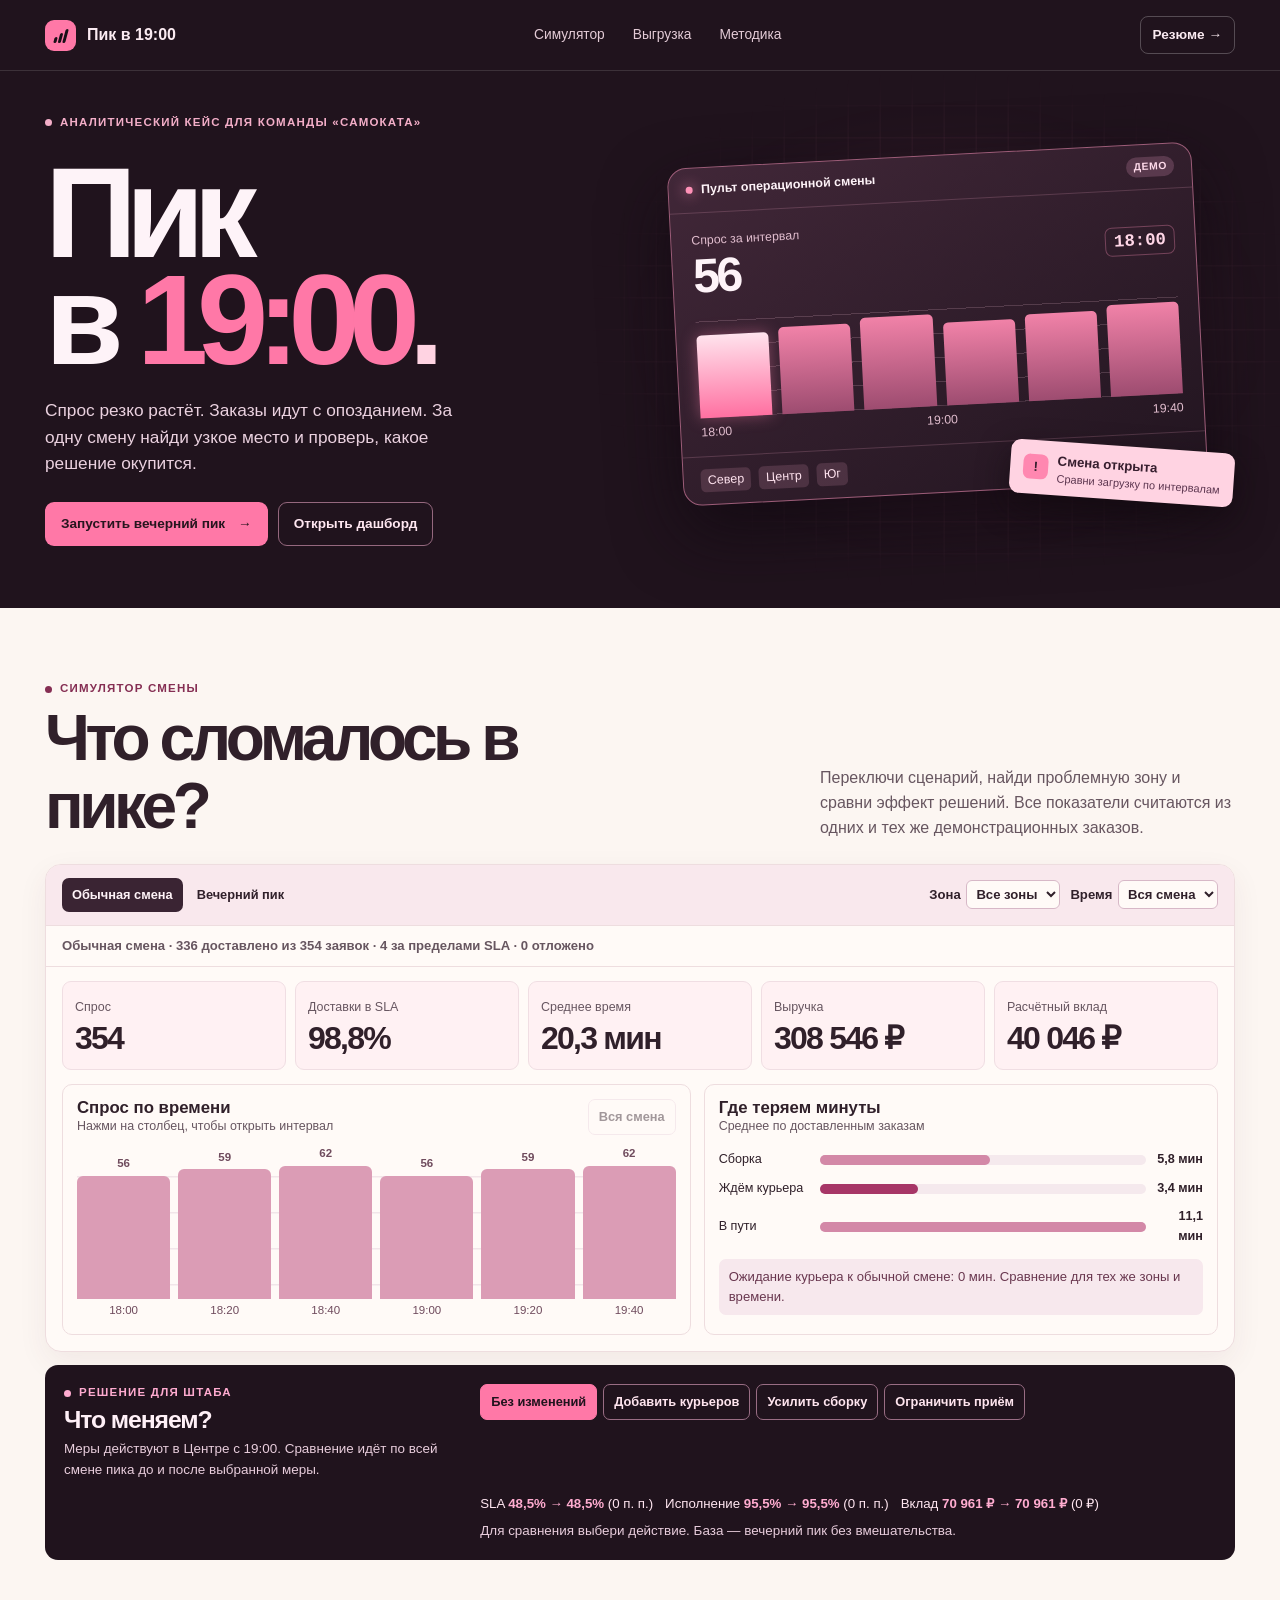
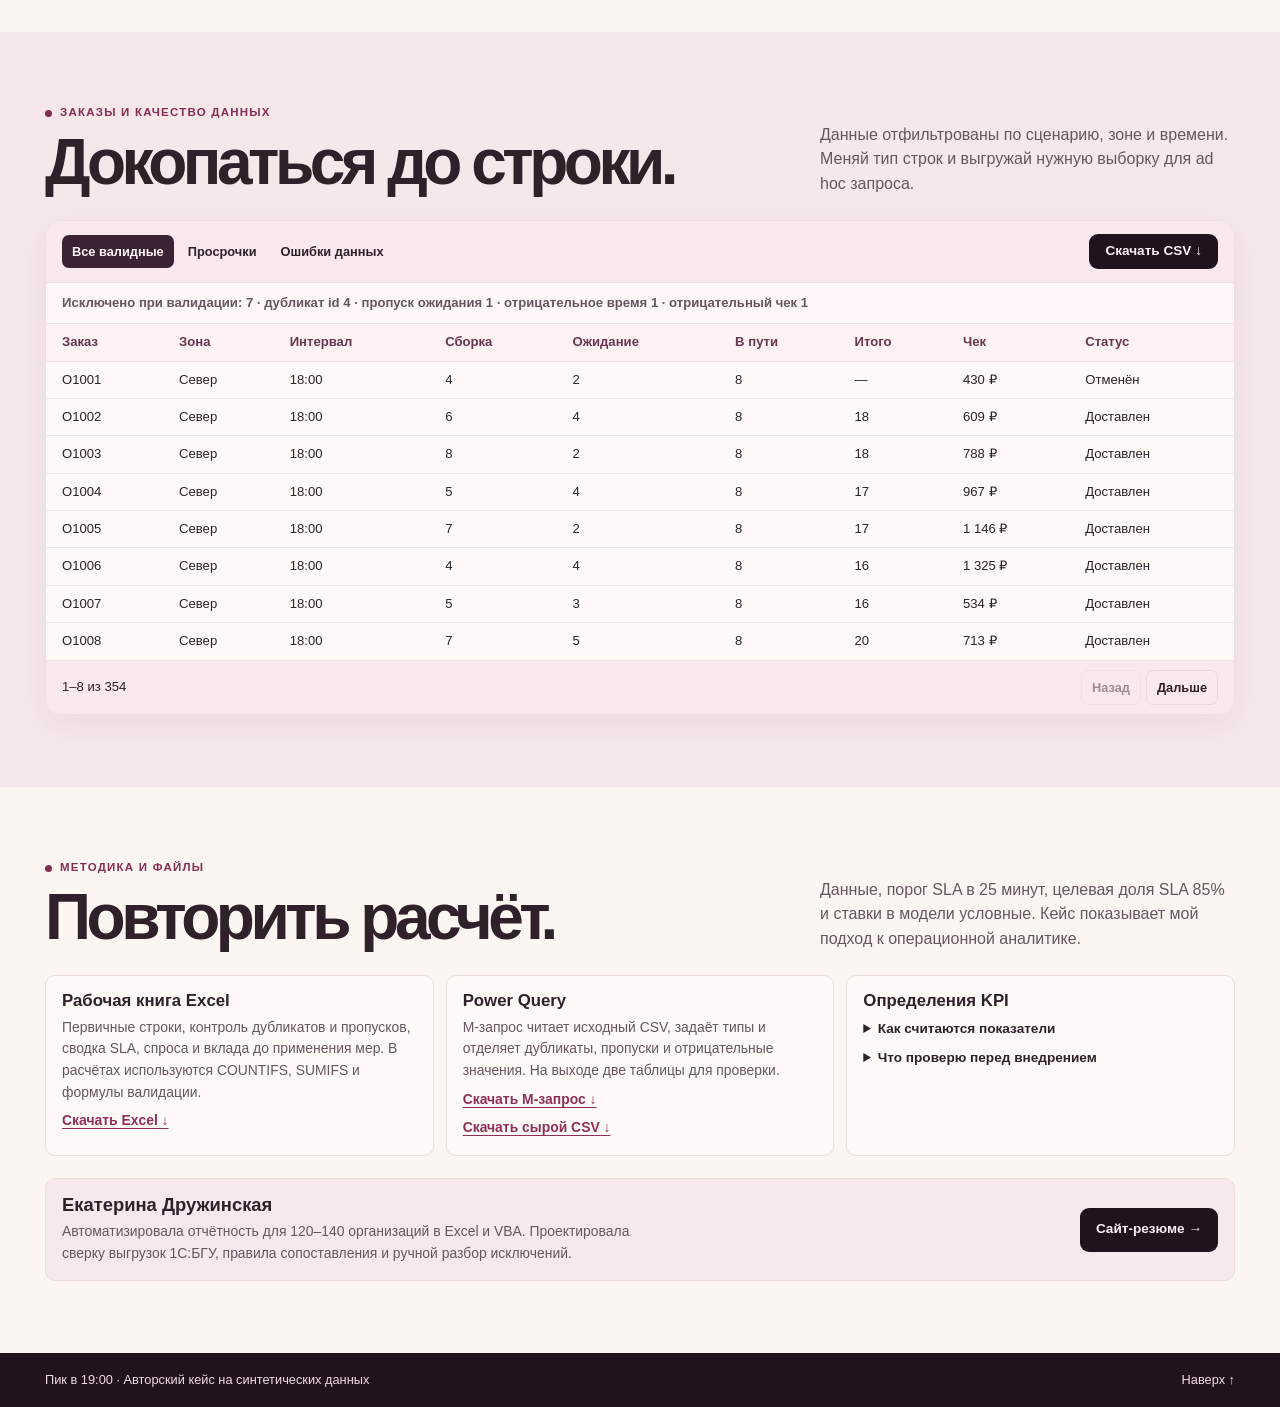
<file: samokat-ops-case/index.html>
<!doctype html>
<html lang="ru">
<head>
<meta charset="utf-8">
<meta name="viewport" content="width=device-width,initial-scale=1">
<title>Пик в 19:00 · Екатерина Дружинская</title>
<meta name="description" content="Интерактивный кейс операционной аналитики для команды Самоката. Найдите причину просадки SLA и выберите решение на синтетических данных.">
<meta name="theme-color" content="#20131d">
<link rel="icon" href="favicon.svg" type="image/svg+xml">
<link rel="stylesheet" href="style.css?v=3">
<script src="model.js" defer></script>
<script src="app.js?v=2" defer></script>
</head>
<body>
<header><div class="wrap top">
<a class="identity" href="#top"><span class="symbol" aria-hidden="true"><i></i><i></i><i></i></span><span>Пик в 19:00</span></a>
<nav aria-label="Разделы"><a href="#simulator">Симулятор</a><a href="#orders">Выгрузка</a><a href="#method">Методика</a></nav>
<a class="top-link" href="https://druzhinskaia.github.io/">Резюме <span aria-hidden="true">→</span></a>
</div></header>
<main id="top">
<section class="hero"><div class="wrap hero-grid">
<div class="intro"><p class="overline"><span></span> Аналитический кейс для команды «Самоката»</p>
<h1>Пик<br>в <em>19:00<span>.</span></em></h1>
<p class="lede">Спрос резко растёт. Заказы идут с опозданием. За одну смену найди узкое место и проверь, какое решение окупится.</p>
<div class="hero-actions"><a class="button hot" id="start" href="#simulator">Запустить вечерний пик <span aria-hidden="true">→</span></a><a class="button soft" href="#simulator">Открыть дашборд</a></div>
</div>
<div class="hero-art">
<div class="radar" aria-hidden="true"></div>
<div class="dispatch"><div class="dispatch-head"><span><i></i> Пульт операционной смены</span><b>ДЕМО</b></div>
<div class="dispatch-body"><div class="dispatch-heading"><div><small>Спрос за интервал</small><strong id="hero-count">57</strong></div><div class="clock" id="hero-clock">18:00</div></div>
<div class="mini-chart" id="mini-chart" aria-label="График спроса по шести интервалам"></div><div class="mini-axis"><span>18:00</span><span>19:00</span><span>19:40</span></div></div>
<div class="dispatch-foot"><span>Север</span><span>Центр</span><span>Юг</span></div></div>
<div class="incident" id="incident"><b aria-hidden="true">!</b><div><strong id="incident-title">Смена открыта</strong><small id="incident-detail">Проверь, что будет при пике</small></div></div>
</div></div></section>
<section class="console section wrap" id="simulator">
<div class="section-head"><div><p class="overline"><span></span> Симулятор смены</p><h2>Что сломалось в пике?</h2></div><p>Переключи сценарий, найди проблемную зону и сравни эффект решений. Все показатели считаются из одних и тех же демонстрационных заказов.</p></div>
<div class="control-board"><div class="control-top">
<div class="mode" aria-label="Сценарий смены"><button data-scenario="base" aria-pressed="true">Обычная смена</button><button data-scenario="peak" aria-pressed="false">Вечерний пик</button></div>
<div class="selectors"><label>Зона <select id="zone"><option value="all">Все зоны</option><option value="north">Север</option><option value="center">Центр</option><option value="south">Юг</option></select></label><label>Время <select id="slot"><option value="all">Вся смена</option><option>18:00</option><option>18:20</option><option>18:40</option><option>19:00</option><option>19:20</option><option>19:40</option></select></label></div>
</div>
<noscript><p class="status-line">Для симулятора нужен JavaScript. Исходные данные и расчёты доступны в разделе «Методика».</p></noscript><div class="status-line" role="status" id="status"></div>
<div class="metrics" id="metrics"></div>
<div class="viz-row">
<div class="viz"><div class="viz-head"><div><h3>Спрос по времени</h3><p>Нажми на столбец, чтобы открыть интервал</p></div><button class="quiet" id="clear-slot">Вся смена</button></div><div class="bars" id="bars"></div></div>
<div class="viz"><div class="viz-head"><div><h3>Где теряем минуты</h3><p>Среднее по доставленным заказам</p></div></div><div class="stages" id="stages"></div><div class="diagnostic" id="diagnostic"></div></div>
</div>
</div>
<div class="decision"><div class="decision-intro"><p class="overline"><span></span> Решение для штаба</p><h3>Что меняем?</h3><p>Меры действуют в Центре с 19:00. Сравнение идёт по всей смене пика до и после выбранной меры.</p></div>
<div class="choices" aria-label="Решение"><button data-action="none" aria-pressed="true">Без изменений</button><button data-action="couriers" aria-pressed="false">Добавить курьеров</button><button data-action="assembly" aria-pressed="false">Усилить сборку</button><button data-action="throttle" aria-pressed="false">Ограничить приём</button></div>
<div id="decision-result" class="decision-result" aria-live="polite"></div>
</div>
</section>
<section class="section records" id="orders"><div class="wrap">
<div class="section-head"><div><p class="overline"><span></span> Заказы и качество данных</p><h2>Докопаться до строки.</h2></div><p>Данные отфильтрованы по сценарию, зоне и времени. Меняй тип строк и выгружай нужную выборку для ad hoc запроса.</p></div>
<div class="table-box">
<div class="table-head"><div class="mode" aria-label="Набор заказов"><button data-view="all" aria-pressed="true">Все валидные</button><button data-view="late" aria-pressed="false">Просрочки</button><button data-view="invalid" aria-pressed="false">Ошибки данных</button></div><button class="button dark" id="download">Скачать CSV ↓</button></div>
<div id="quality" class="quality" role="status"></div>
<div class="table-scroll"><table><thead><tr><th>Заказ</th><th>Зона</th><th>Интервал</th><th>Сборка</th><th>Ожидание</th><th>В пути</th><th>Итого</th><th>Чек</th><th>Статус</th></tr></thead><tbody id="rows"></tbody></table></div>
<div class="pagination"><span id="page-status" aria-live="polite"></span><div><button class="quiet" id="previous">Назад</button><button class="quiet" id="next">Дальше</button></div></div>
</div>
</div></section>
<section class="section wrap" id="method">
<div class="section-head"><div><p class="overline"><span></span> Методика и файлы</p><h2>Повторить расчёт.</h2></div><p>Данные, порог SLA в 25 минут, целевая доля SLA 85% и ставки в модели условные. Кейс показывает мой подход к операционной аналитике.</p></div>
<div class="artifact-grid">
<article><h3>Рабочая книга Excel</h3><p>Первичные строки, контроль дубликатов и пропусков, сводка SLA, спроса и вклада до применения мер. В расчётах используются COUNTIFS, SUMIFS и формулы валидации.</p><a href="shift-analysis.xlsx" download>Скачать Excel ↓</a></article>
<article><h3>Power Query</h3><p>M-запрос читает исходный CSV, задаёт типы и отделяет дубликаты, пропуски и отрицательные значения. На выходе две таблицы для проверки.</p><a href="validation.pq" download>Скачать M-запрос ↓</a><a href="peak-raw.csv" download>Скачать сырой CSV ↓</a></article>
<article><h3>Определения KPI</h3><details><summary>Как считаются показатели</summary><p>SLA: доставленные за 25 минут или быстрее / все доставленные. Исполнение спроса: доставленные / все валидные заявки. Выручка: сумма чеков доставленных заказов. Вклад: 24% чека доставленных заказов минус переменные расходы и стоимость меры. Это расчётная модель, без постоянных расходов.</p></details><details><summary>Что проверю перед внедрением</summary><p>Разложу опоздания по этапам и зонам, сравню сопоставимые интервалы и сверю покрытие событий. Для пилота зафиксирую SLA, исполнение спроса и вклад, затем проверю их на нескольких сменах.</p></details></article>
</div>
<div class="author"><div><h3>Екатерина Дружинская</h3><p>Автоматизировала отчётность для 120–140 организаций в Excel и VBA. Проектировала сверку выгрузок 1С:БГУ, правила сопоставления и ручной разбор исключений.</p></div><a class="button dark" href="https://druzhinskaia.github.io/">Сайт-резюме →</a></div>
</section>
</main>
<footer><div class="wrap"><span>Пик в 19:00 · Авторский кейс на синтетических данных</span><a href="#top">Наверх ↑</a></div></footer>
</body></html>
</file>
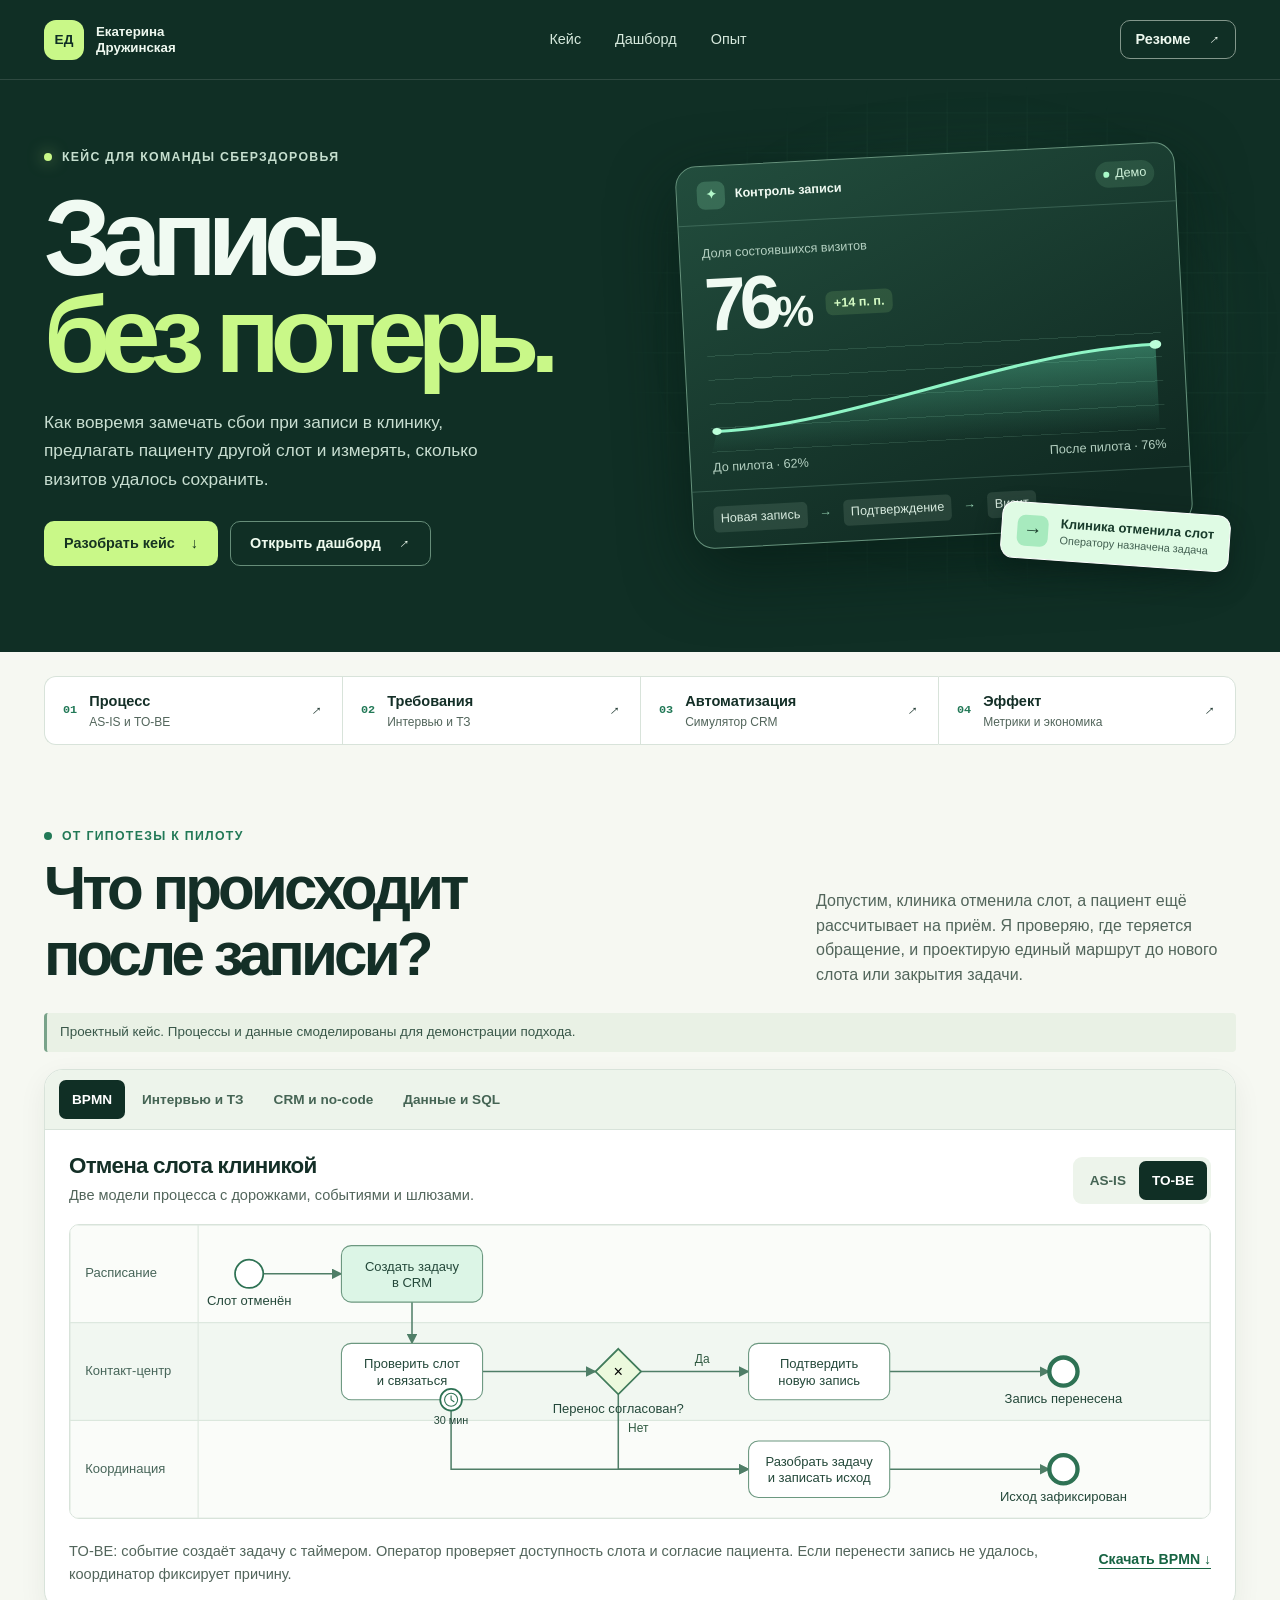
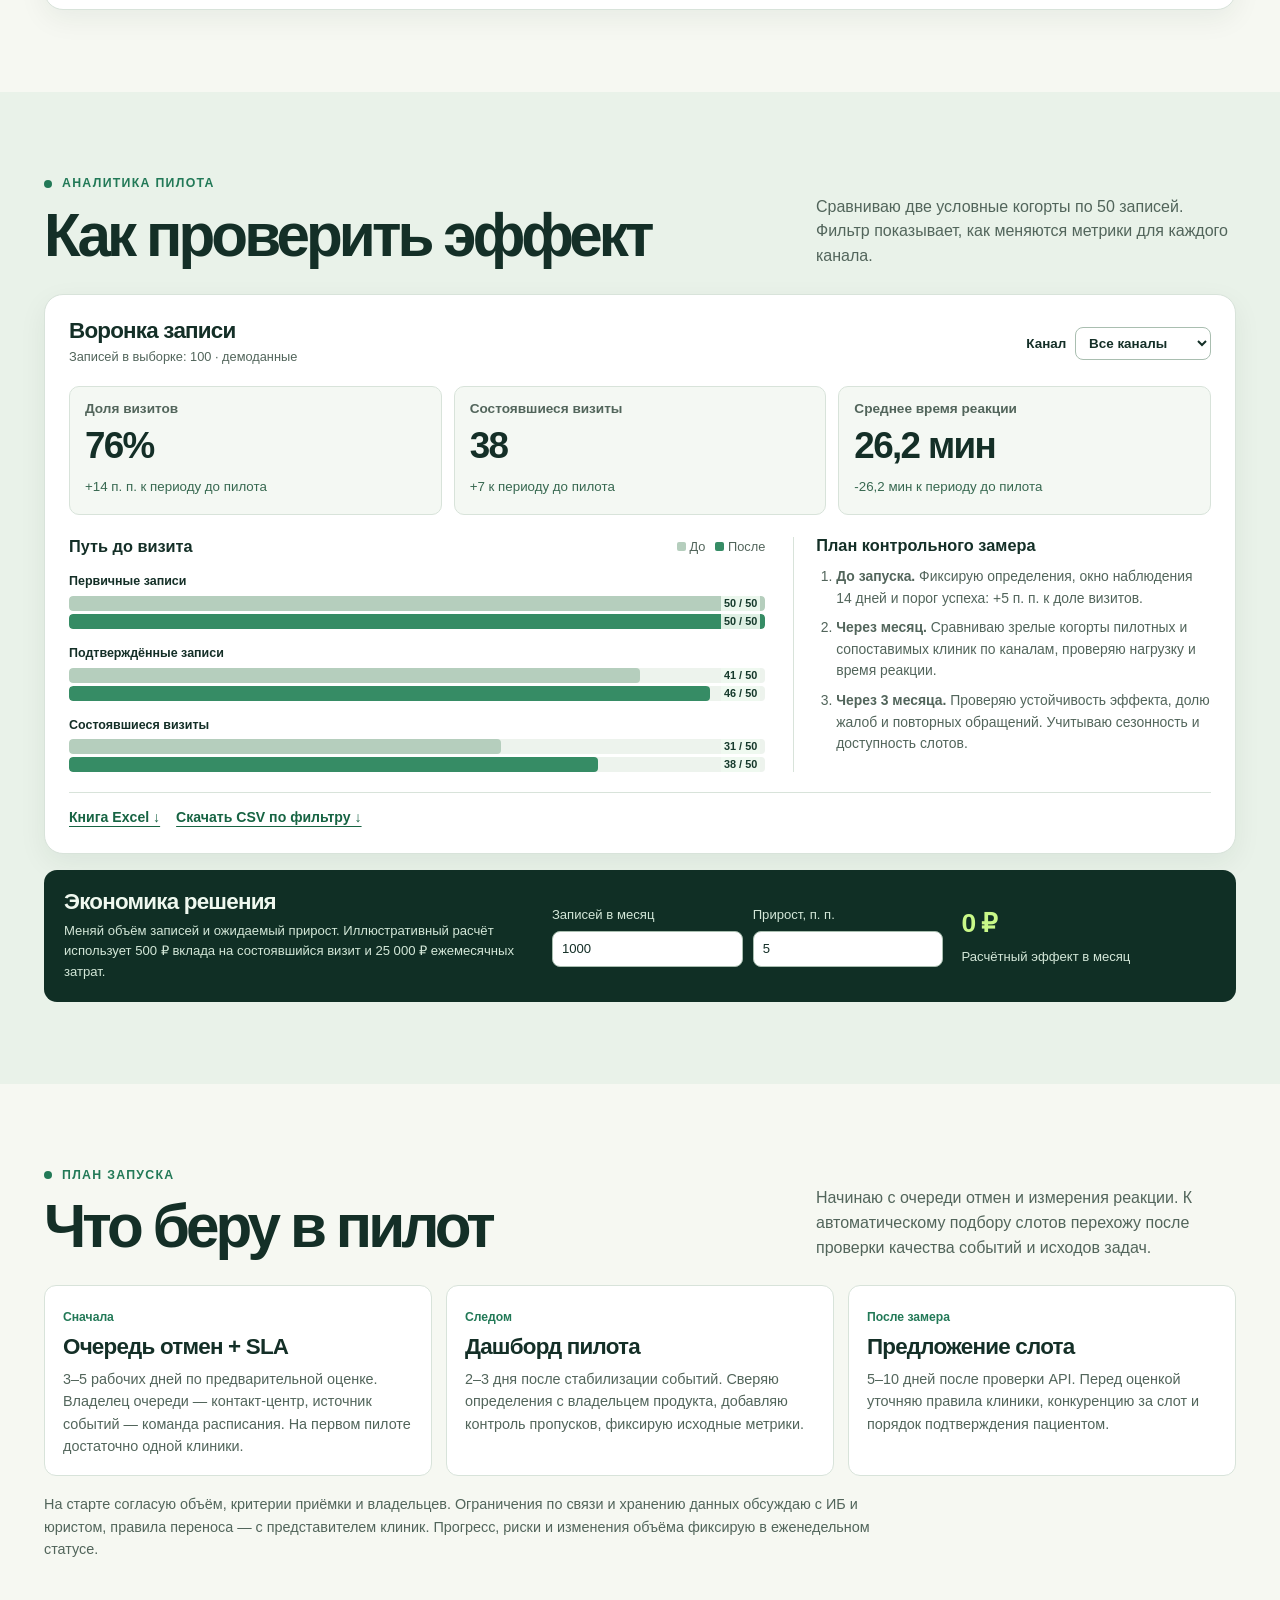
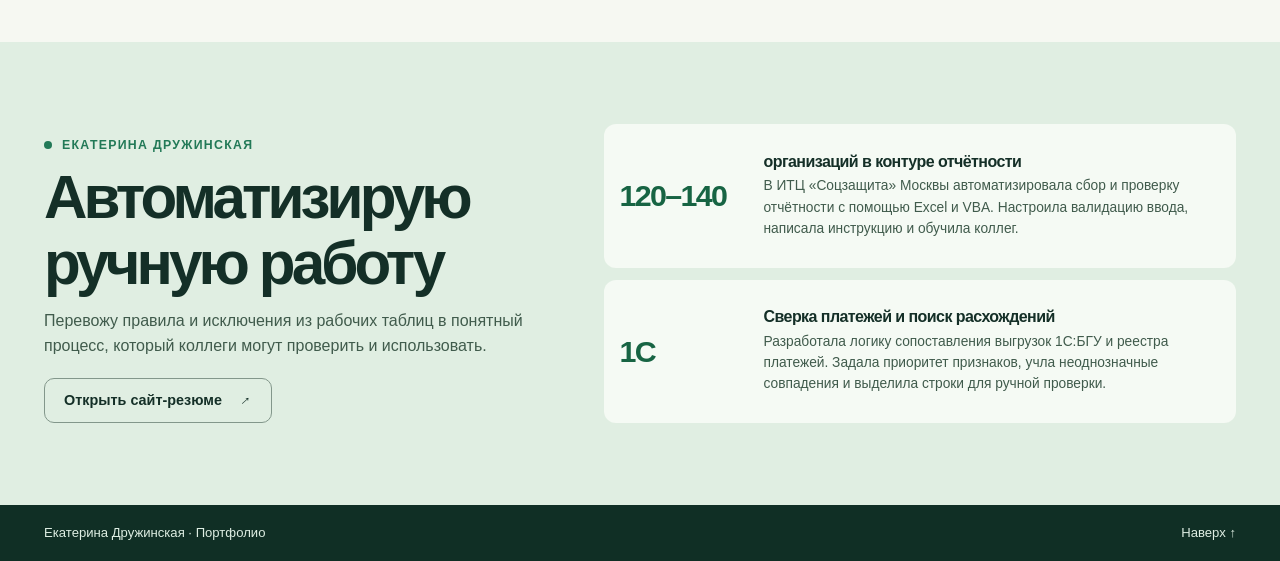
<file: sberzdorovye-case/index.html>
<!doctype html>
<html lang="ru">
<head>
<meta charset="utf-8">
<meta name="viewport" content="width=device-width, initial-scale=1">
<title>Запись без потерь — Екатерина Дружинская</title>
<meta name="description" content="Интерактивный кейс Екатерины Дружинской для команды СберЗдоровья: бизнес-процессы, требования, автоматизация и аналитика.">
<link rel="icon" href="favicon.svg" type="image/svg+xml">
<link rel="stylesheet" href="styles.css">
<script src="model.js" defer></script>
<script src="app.js" defer></script>
</head>
<body>
<header class="top"><div class="wrap top-inner">
<a class="identity" href="#top"><span class="monogram">ЕД</span><span>Екатерина<br>Дружинская</span></a>
<nav aria-label="Разделы"><a href="#case">Кейс</a><a href="#analytics">Дашборд</a><a href="#experience">Опыт</a></nav>
<a class="button outline compact" href="https://druzhinskaia.github.io/">Резюме <span class="diagonal" aria-hidden="true">→</span></a>
</div></header>
<main id="top">
<section class="hero">
<div class="wrap hero-grid">
<div class="hero-copy"><p class="eyebrow"><i></i> Кейс для команды СберЗдоровья</p>
<h1>Запись<br><em>без потерь.</em></h1>
<p class="hero-description">Как вовремя замечать сбои при записи в клинику, предлагать пациенту другой слот и измерять, сколько визитов удалось сохранить.</p>
<div class="hero-actions"><a class="button primary" href="#case">Разобрать кейс <span aria-hidden="true">↓</span></a><a class="button ghost" href="#analytics">Открыть дашборд <span class="diagonal" aria-hidden="true">→</span></a></div>
</div>
<div class="hero-visual" aria-label="Предпросмотр прототипа, 38 демонстрационных записей из 50 завершились визитом">
<div class="visual-grid"></div><div class="visual-window">
<div class="window-head"><div><span class="window-icon">✦</span> Контроль записи</div><span class="live"><i></i> Демо</span></div>
<div class="window-body"><p>Доля состоявшихся визитов</p><div class="metric-preview">76<span>%</span> <small>+14 п. п.</small></div><div class="graph" aria-hidden="true"><svg viewBox="0 0 390 114" preserveAspectRatio="none"><defs><linearGradient id="fade" x2="0" y2="1"><stop stop-color="#68ebbb" stop-opacity=".35"/><stop offset="1" stop-color="#68ebbb" stop-opacity="0"/></linearGradient></defs><path d="M5 90 C125 90 252 17 385 17 V114 H0Z" fill="url(#fade)"/><path d="M5 90 C125 90 252 17 385 17" fill="none" stroke="#8ff5c6" stroke-width="3" vector-effect="non-scaling-stroke"/><circle cx="5" cy="90" r="4" fill="#bbffd9"/><circle cx="385" cy="17" r="5" fill="#bbffd9"/></svg></div><div class="chart-caption"><span>До пилота · 62%</span><span>После пилота · 76%</span></div></div>
<div class="window-foot"><span>Новая запись</span><b aria-hidden="true">→</b><span>Подтверждение</span><b aria-hidden="true">→</b><span>Визит</span></div></div>
<div class="floating"><span aria-hidden="true">→</span><div><b>Клиника отменила слот</b><br><small>Оператору назначена задача</small></div></div>
</div>
</div>
</section>
<div class="wrap quick" aria-label="Содержание кейса"><a href="#case" data-open="process"><b>01</b><span>Процесс<small>AS-IS и TO-BE</small></span><span class="diagonal" aria-hidden="true">→</span></a><a href="#case" data-open="requirements"><b>02</b><span>Требования<small>Интервью и ТЗ</small></span><span class="diagonal" aria-hidden="true">→</span></a><a href="#case" data-open="automation"><b>03</b><span>Автоматизация<small>Симулятор CRM</small></span><span class="diagonal" aria-hidden="true">→</span></a><a href="#analytics"><b>04</b><span>Эффект<small>Метрики и экономика</small></span><span class="diagonal" aria-hidden="true">→</span></a></div>
<section id="case" class="section wrap">
<div class="section-title"><div><p class="eyebrow"><i></i> От гипотезы к пилоту</p><h2>Что происходит<br>после записи?</h2></div><p>Допустим, клиника отменила слот, а пациент ещё рассчитывает на приём. Я проверяю, где теряется обращение, и проектирую единый маршрут до нового слота или закрытия задачи.</p></div>
<div class="notice">Проектный кейс. Процессы и данные смоделированы для демонстрации подхода.</div>
<div class="case-shell"><div class="tabs" role="tablist" aria-label="Материалы кейса">
<button role="tab" id="tab-process" aria-selected="true" aria-controls="process">BPMN</button><button role="tab" id="tab-requirements" aria-selected="false" aria-controls="requirements" tabindex="-1">Интервью и ТЗ</button><button role="tab" id="tab-automation" aria-selected="false" aria-controls="automation" tabindex="-1">CRM и no-code</button><button role="tab" id="tab-data" aria-selected="false" aria-controls="data" tabindex="-1">Данные и SQL</button></div>
<div class="panel" role="tabpanel" id="process" aria-labelledby="tab-process">
<div class="panel-heading"><div><h3>Отмена слота клиникой</h3><p>Две модели процесса с дорожками, событиями и шлюзами.</p></div><div class="segments" aria-label="Версия процесса"><button data-model="asis" aria-pressed="false">AS-IS</button><button data-model="tobe" aria-pressed="true">TO-BE</button></div></div>
<div class="diagram" id="diagram" tabindex="0" aria-label="Диаграмма BPMN с горизонтальной прокруткой"></div>
<div class="panel-bottom"><p id="process-note"></p><a id="bpmn-download" class="text-link" href="tobe.bpmn" download>Скачать BPMN ↓</a></div>
</div>
<div class="panel" role="tabpanel" id="requirements" aria-labelledby="tab-requirements" hidden>
<div class="panel-heading"><div><h3>От разговора к критериям приёмки</h3><p>Вопросы для интервью и требования, которые можно проверить.</p></div></div>
<div class="two"><article class="subcard"><h4>Что выясню на интервью</h4><details open><summary>Руководитель контакт-центра</summary><p>Как оператор сейчас узнаёт об отмене? Где фиксируется время реакции? Покажите три последних случая и расскажите, как распределяете очередь в пик.</p></details><details><summary>Координатор клиники</summary><p>Кто подтверждает, что новый слот свободен? Что происходит, если время уже заняли? Какие статусы и причины отмены доступны в расписании?</p></details><details><summary>Владелец продукта и ИБ</summary><p>Какой канал связи допустим? Какие поля нужны операторам, кому доступна история и сколько её хранить? Как фиксируется выбор пациента?</p></details></article>
<article class="subcard"><h4>Фрагмент технического задания</h4><dl><dt>BR-01 · Очередь исключений</dt><dd>При отмене активной записи CRM создаёт задачу с ID записи, временем события, сроком реакции 30 минут и ответственной очередью.</dd><dt>BR-02 · Идемпотентность</dt><dd>Повторный event_id возвращает результат первой обработки. Ограничение уникальности на event_id предотвращает дубликаты при параллельных запросах.</dd><dt>BR-03 · Согласие и слот</dt><dd>Перед подтверждением оператор фиксирует выбор пациента. При конфликте слота CRM сохраняет исход задачи и возвращает оператора к поиску.</dd></dl></article></div>
<div class="subcard lower"><h4>Приёмка</h4><p><b>Отмена активной записи:</b> появилась одна задача с правильным сроком. <b>Повтор события:</b> количество задач не изменилось. <b>Слот занят:</b> новая запись не создана, задача остаётся открытой. <b>Срок истёк:</b> задача эскалируется дежурному, исход виден в журнале.</p></div>
</div>
<div class="panel" role="tabpanel" id="automation" aria-labelledby="tab-automation" hidden>
<div class="panel-heading"><div><h3>Запусти сценарий обработки</h3><p>Прототип правила для Битрикс24 или Power Automate.</p></div></div>
<div class="two"><div class="subcard simulator"><label for="scenario">Входное событие</label><select id="scenario"><option value="cancel">Клиника отменила слот</option><option value="duplicate">Повтор события отмены</option><option value="conflict">Новый слот уже занят</option><option value="timeout">Прошло 30 минут без реакции</option></select><button class="button primary" id="run-scenario">Запустить сценарий <span class="diagonal" aria-hidden="true">→</span></button></div><div class="subcard event-log" aria-live="polite"><h4>Журнал обработки</h4><ol id="events"><li>Выбери событие и запусти сценарий.</li></ol></div></div>
<div class="subcard lower"><h4>Конфигурация пилота</h4><p>Событие расписания → журнал входящих событий → задача в очереди CRM → таймер SLA → эскалация. В карточке достаточно ID записи, времени отмены, причины и ответственного. Подбор нового слота остаётся у оператора. В тестовом контуре я бы проверила повтор webhook, конфликт бронирования, права доступа и журналирование.</p></div>
</div>
<div class="panel" role="tabpanel" id="data" aria-labelledby="tab-data" hidden>
<div class="panel-heading"><div><h3>Модель данных и выборка</h3><p>Единица анализа — первичная запись. Её исход учитывает подтверждённую перезапись.</p></div></div>
<div class="data-model"><div><b>bookings</b><small>PK booking_id · FK clinic_id<br>created_at · channel · cohort · outcome</small></div><span>1 → N</span><div><b>booking_events</b><small>PK event_id · FK booking_id<br>event_type · occurred_at</small></div><span>1 → 0..1</span><div><b>crm_tasks</b><small>PK task_id · FK trigger_event_id UNIQUE<br>assigned_at · first_action_at · closed_at</small></div></div>
<div class="two data-grid"><div class="subcard"><h4>SQL · доля состоявшихся визитов</h4><pre id="sql-preview"></pre><a class="text-link" href="visits.sql" download>Скачать SQL ↓</a></div><div class="subcard"><h4>Excel · проверка данных и расчёт KPI</h4><p>В книге 100 демонстрационных записей, контроль дубликатов и пропусков, расчёты по периодам и каналам с COUNTIFS и SUMIFS. Исходные строки можно сверить с дашбордом.</p><a class="text-link" href="booking-analysis.xlsx" download>Скачать книгу Excel ↓</a></div></div>
</div></div>
</section>
<section id="analytics" class="analytics section"><div class="wrap">
<div class="section-title"><div><p class="eyebrow"><i></i> Аналитика пилота</p><h2>Как проверить эффект</h2></div><p>Сравниваю две условные когорты по 50 записей. Фильтр показывает, как меняются метрики для каждого канала.</p></div>
<div class="dashboard"><div class="dash-head"><div><h3>Воронка записи</h3><span id="sample">100 демозаписей</span></div><label for="channel">Канал <select id="channel"><option value="all">Все каналы</option><option value="web">Сайт</option><option value="phone">Контакт-центр</option></select></label></div>
<div class="kpis" id="kpis" aria-live="polite"></div><div class="dash-body"><div><div class="bar-head"><h4>Путь до визита</h4><div class="legend"><span><i></i> До</span><span><i></i> После</span></div></div><div id="funnel" aria-live="polite"></div></div>
<div class="dash-aside"><h4>План контрольного замера</h4><ol><li><b>До запуска.</b> Фиксирую определения, окно наблюдения 14 дней и порог успеха: +5 п. п. к доле визитов.</li><li><b>Через месяц.</b> Сравниваю зрелые когорты пилотных и сопоставимых клиник по каналам, проверяю нагрузку и время реакции.</li><li><b>Через 3 месяца.</b> Проверяю устойчивость эффекта, долю жалоб и повторных обращений. Учитываю сезонность и доступность слотов.</li></ol></div></div>
<div class="dash-footer"><a class="text-link" href="booking-analysis.xlsx" download>Книга Excel ↓</a><button class="link-button" id="export">Скачать CSV по фильтру ↓</button></div></div>
<div class="economy"><div><h3>Экономика решения</h3><p>Меняй объём записей и ожидаемый прирост. Иллюстративный расчёт использует 500 ₽ вклада на состоявшийся визит и 25 000 ₽ ежемесячных затрат.</p></div><div class="economy-controls"><label>Записей в месяц<input id="volume" type="number" min="0" max="1000000" value="1000" step="1"></label><label>Прирост, п. п.<input id="uplift" type="number" min="0" max="100" value="5" step="0.1"></label></div><div class="economy-result"><b id="money" aria-live="polite">0 ₽</b><span>Расчётный эффект в месяц</span></div></div>
</div></section>
<section class="section wrap" id="launch"><div class="section-title"><div><p class="eyebrow"><i></i> План запуска</p><h2>Что беру в пилот</h2></div><p>Начинаю с очереди отмен и измерения реакции. К автоматическому подбору слотов перехожу после проверки качества событий и исходов задач.</p></div>
<div class="priority"><div><span>Сначала</span><h3>Очередь отмен + SLA</h3><p>3–5 рабочих дней по предварительной оценке. Владелец очереди — контакт-центр, источник событий — команда расписания. На первом пилоте достаточно одной клиники.</p></div><div><span>Следом</span><h3>Дашборд пилота</h3><p>2–3 дня после стабилизации событий. Сверяю определения с владельцем продукта, добавляю контроль пропусков, фиксирую исходные метрики.</p></div><div><span>После замера</span><h3>Предложение слота</h3><p>5–10 дней после проверки API. Перед оценкой уточняю правила клиники, конкуренцию за слот и порядок подтверждения пациентом.</p></div></div>
<p class="launch-note">На старте согласую объём, критерии приёмки и владельцев. Ограничения по связи и хранению данных обсуждаю с ИБ и юристом, правила переноса — с представителем клиник. Прогресс, риски и изменения объёма фиксирую в еженедельном статусе.</p></section>
<section class="experience section" id="experience"><div class="wrap experience-grid"><div><p class="eyebrow"><i></i> Екатерина Дружинская</p><h2>Автоматизирую<br>ручную работу</h2><p>Перевожу правила и исключения из рабочих таблиц в понятный процесс, который коллеги могут проверить и использовать.</p><a class="button outline" href="https://druzhinskaia.github.io/">Открыть сайт-резюме <span class="diagonal" aria-hidden="true">→</span></a></div><div class="proof"><article><strong>120–140</strong><div><h3>организаций в контуре отчётности</h3><p>В ИТЦ «Соцзащита» Москвы автоматизировала сбор и проверку отчётности с помощью Excel и VBA. Настроила валидацию ввода, написала инструкцию и обучила коллег.</p></div></article><article><strong>1С</strong><div><h3>Сверка платежей и поиск расхождений</h3><p>Разработала логику сопоставления выгрузок 1С:БГУ и реестра платежей. Задала приоритет признаков, учла неоднозначные совпадения и выделила строки для ручной проверки.</p></div></article></div></div></section>
</main>
<footer><div class="wrap"><span>Екатерина Дружинская · Портфолио</span><a href="#top">Наверх ↑</a></div></footer>
</body></html>
</file>
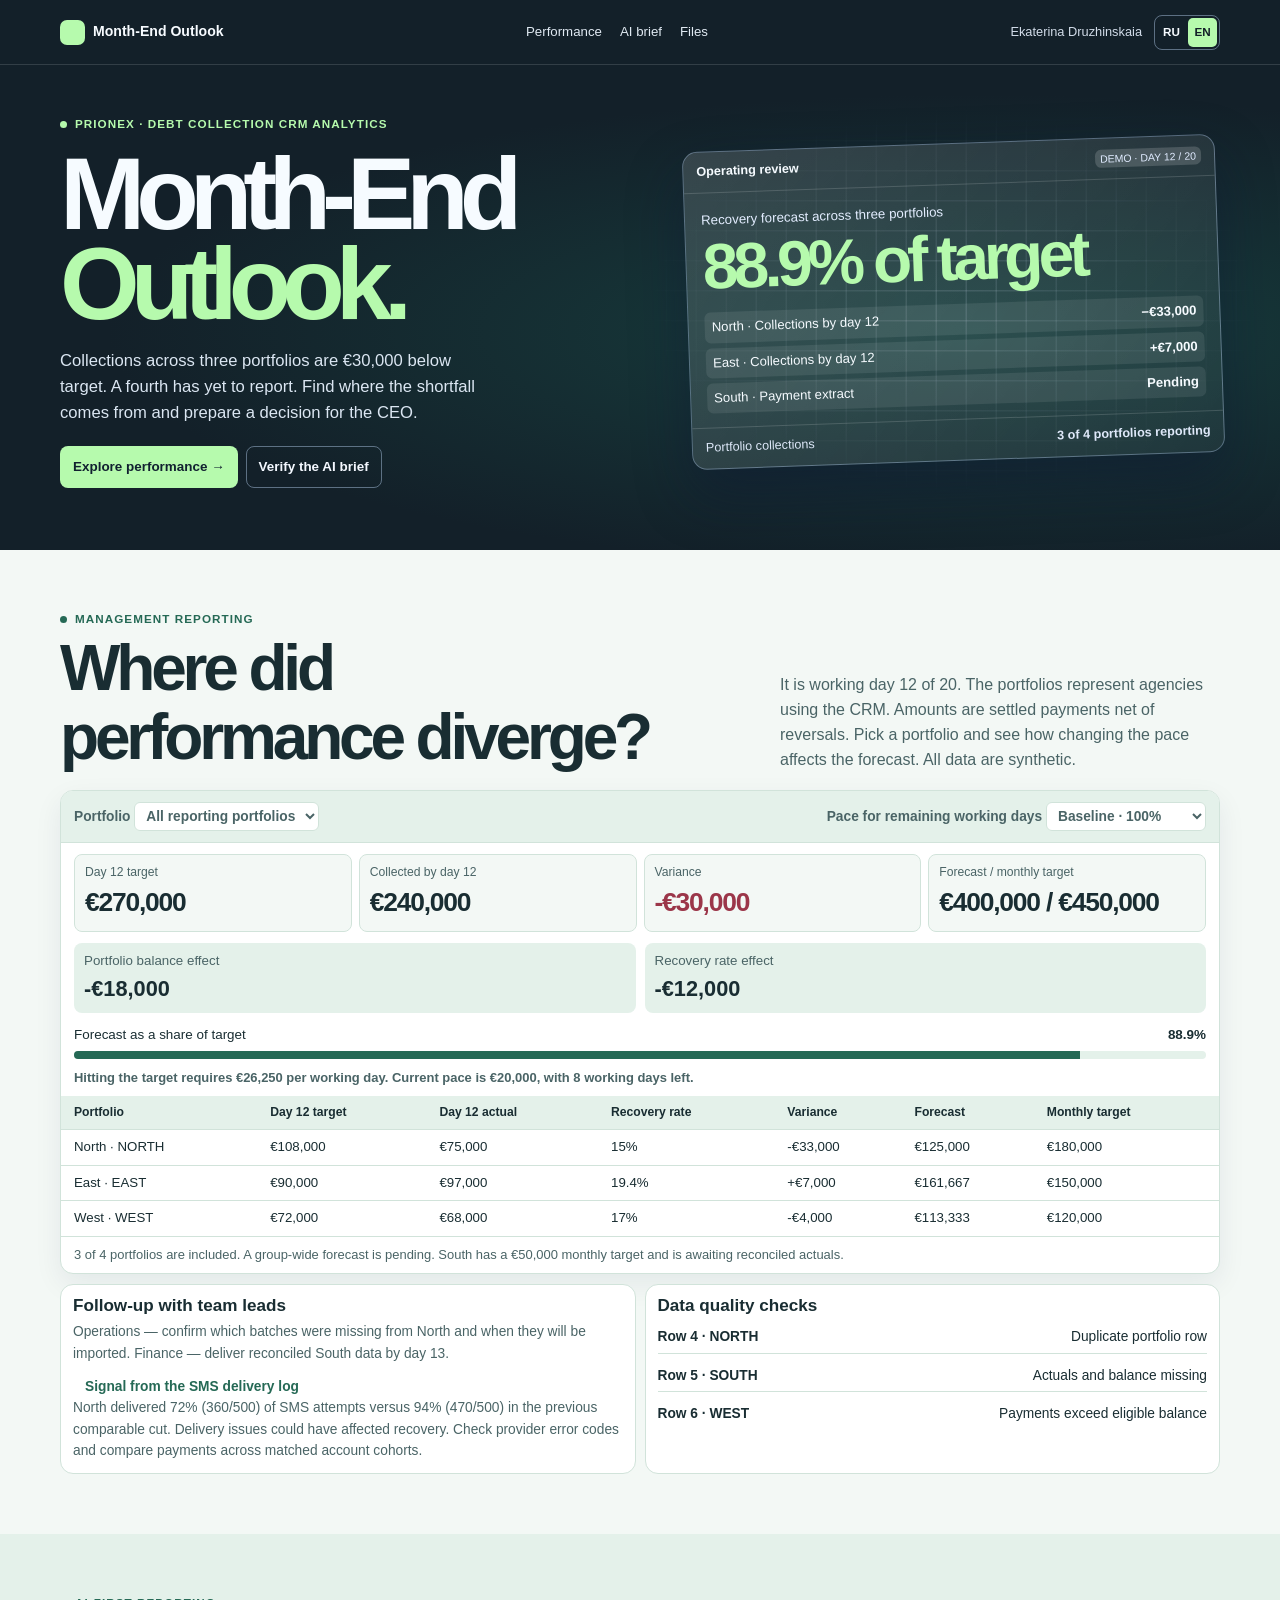
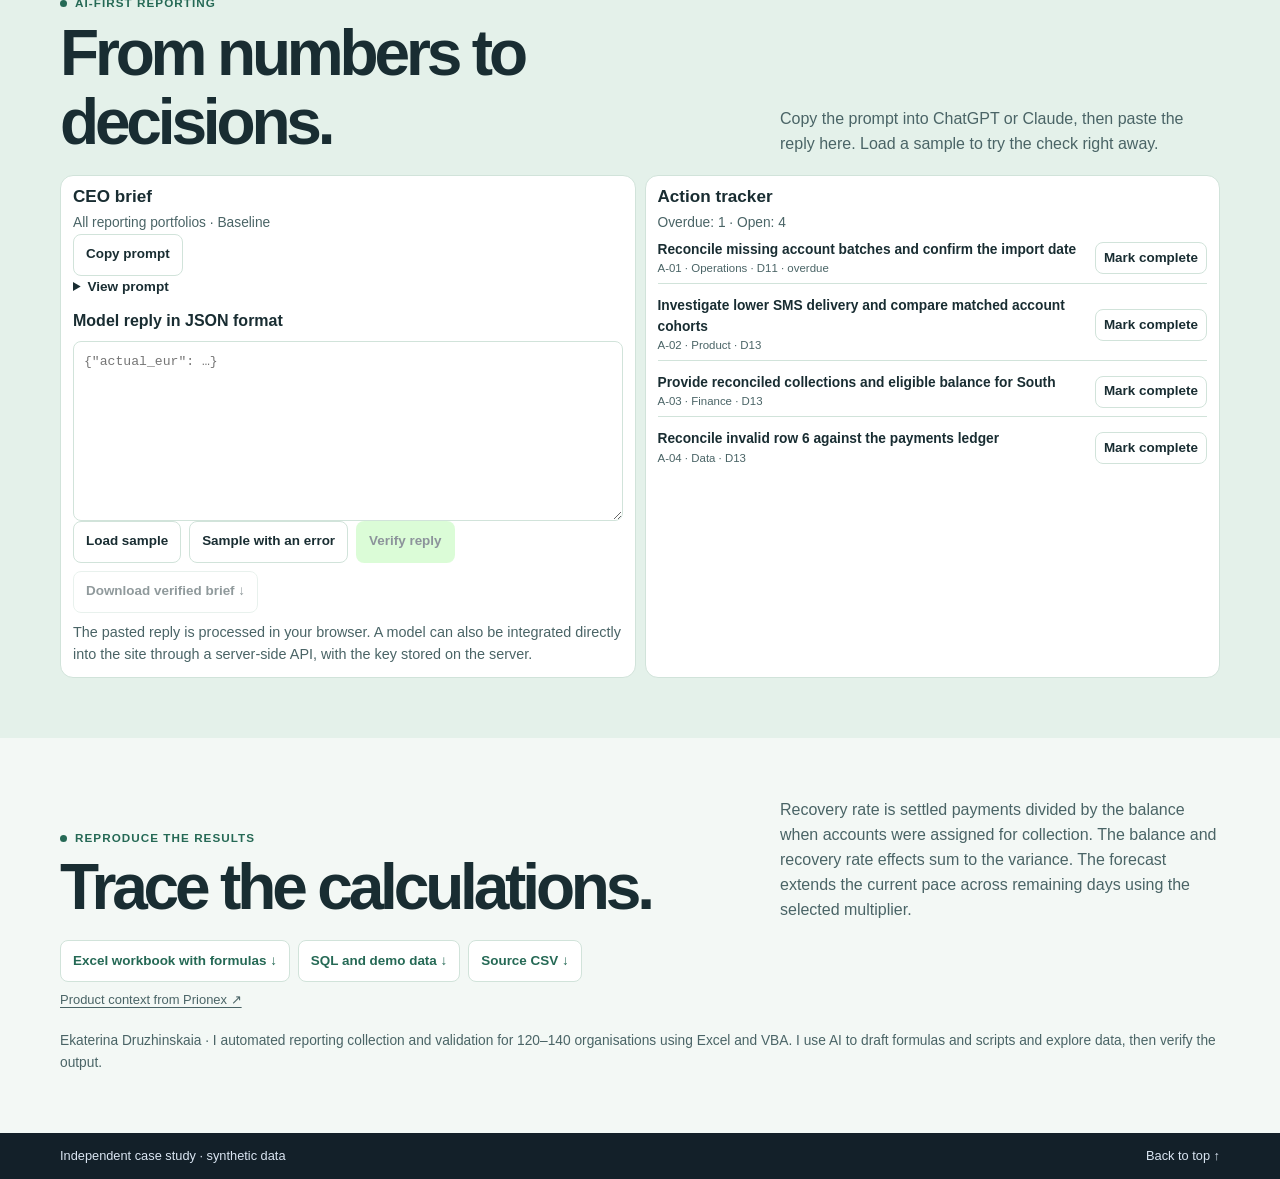
<file: prionex-ceo/en/index.html>
<!doctype html><html lang="en"><head><meta charset="utf-8"><meta name="viewport" content="width=device-width,initial-scale=1"><title>Month-End Outlook · Ekaterina Druzhinskaia</title><meta name="description" content="An interactive Prionex case study on debt recovery performance, forecasting, data validation and CEO reporting."><link rel="stylesheet" href="../../case-shared.css"><link rel="stylesheet" href="../language.css?v=ai-review"><link rel="alternate" hreflang="en" href="./"><link rel="alternate" hreflang="ru" href="../"><style>:root{--navy:#132029;--halo:#1b574f8a;--paper:#f3f8f5;--ink:#192d32;--muted:#4a6466;--line:#d1e3da;--wash:#e4f1ea;--accent:#b6faad;--focus:#256955}.gap-grid{padding:0 13px 12px}.gap-grid article{background:var(--wash);border-radius:8px;padding:8px 10px}.gap-grid small{display:block;color:var(--muted)}.gap-grid strong{font-size:1.36rem}.brief{min-height:86px}#pace{padding-top:0;font-weight:700}#export-brief{margin:8px 0}</style><script src="../model.js?v=recovery" defer></script><script src="../i18n.js?v=ai-review" defer></script><script src="../app.js?v=ai-review" defer></script></head><body>
<header class="top"><div class="wrap top-inner"><span class="brand"><i aria-hidden="true"></i> Month-End Outlook</span><nav aria-label="Sections"><a href="#kpi">Performance</a><a href="#brief">AI brief</a><a href="#files">Files</a></nav><div class="top-right"><span class="author-name">Ekaterina Druzhinskaia</span><div class="lang-switch" role="group" aria-label="Site language"><a href="../" id="language-link" lang="ru" hreflang="ru" aria-label="Русская версия">RU</a><span lang="en" aria-current="page">EN</span></div></div></div></header>
<main id="top"><section class="hero"><div class="wrap hero-inner"><div><p class="eyebrow">Prionex · Debt collection CRM analytics</p><h1>Month-End<br><em>Outlook.</em></h1><p class="lead">Collections across three portfolios are €30,000 below target. A fourth has yet to report. Find where the shortfall comes from and prepare a decision for the CEO.</p><div class="actions"><a class="btn primary" href="#kpi">Explore performance →</a><a class="btn subtle" href="#brief">Verify the AI brief</a></div></div><div class="hero-visual"><div class="screen"><div class="screen-head"><b>Operating review</b><small>DEMO · DAY 12 / 20</small></div><div class="screen-body"><small>Recovery forecast across three portfolios</small><strong class="hero-kpi">88.9% of target</strong><div class="screen-row"><span>North · Collections by day 12</span><b>−€33,000</b></div><div class="screen-row"><span>East · Collections by day 12</span><b>+€7,000</b></div><div class="screen-row"><span>South · Payment extract</span><b>Pending</b></div></div><div class="screen-foot"><span>Portfolio collections</span><b>3 of 4 portfolios reporting</b></div></div></div></div></section>
<section class="wrap section" id="kpi"><div class="section-head"><div><p class="eyebrow">Management reporting</p><h2>Where did performance diverge?</h2></div><p>It is working day 12 of 20. The portfolios represent agencies using the CRM. Amounts are settled payments net of reversals. Pick a portfolio and see how changing the pace affects the forecast. All data are synthetic.</p></div>
<div class="board"><div class="toolbar"><label>Portfolio <select id="project"><option value="all">All reporting portfolios</option></select></label><label>Pace for remaining working days <select id="scenario"><option value="base">Baseline · 100%</option><option value="low">Stress case · 85%</option><option value="high">Faster pace · 120%</option></select></label></div><div class="metrics" id="metrics" aria-live="polite"></div><div class="two gap-grid" id="drivers"></div><div class="forecast-line"><label for="forecast-bar">Forecast as a share of target</label><strong id="forecast-rate"></strong><progress id="forecast-bar" max="1" value="0"></progress></div><p class="board-foot" id="pace" aria-live="polite"></p><div class="scroll"><table><thead><tr><th scope="col">Portfolio</th><th>Day 12 target</th><th>Day 12 actual</th><th>Recovery rate</th><th>Variance</th><th>Forecast</th><th>Monthly target</th></tr></thead><tbody id="rows"></tbody></table></div><p class="board-foot" id="coverage"></p></div>
<div class="two" style="margin-top:10px"><article class="panel"><h3>Follow-up with team leads</h3><p id="request"></p><div id="evidence-panel"><h4>Signal from the SMS delivery log</h4><p id="evidence"></p></div></article><article class="panel"><h3>Data quality checks</h3><div class="row-list" id="quarantine"></div></article></div></section>
<section class="section shade" id="brief"><div class="wrap"><div class="section-head"><div><p class="eyebrow">AI-first reporting</p><h2>From numbers to decisions.</h2></div><p>Copy the prompt into ChatGPT or Claude, then paste the reply here. Load a sample to try the check right away.</p></div>
<div class="two"><article class="panel ai-panel">
<h3>CEO brief</h3>
<p id="ai-scope"></p>
<div class="files"><button class="btn neutral" id="copy-prompt" type="button">Copy prompt</button><span id="copy-status" role="status"></span></div>
<details id="prompt-details"><summary>View prompt</summary>
<textarea id="ai-prompt" aria-label="Prompt for the selected portfolio and scenario" rows="8" readonly spellcheck="false"></textarea>
</details>
<label for="ai-answer">Model reply in JSON format</label>
<textarea id="ai-answer" rows="8" placeholder='{"actual_eur": …}' spellcheck="false" autocomplete="off"></textarea>
<div class="files"><button class="btn neutral" id="generate" type="button">Load sample</button><button class="btn neutral" id="fake" type="button">Sample with an error</button><button class="btn primary" id="verify" type="button" disabled>Verify reply</button></div>
<p id="validation" role="status"></p>
<div class="brief" id="draft" hidden></div>
<details id="model-notes" hidden><summary id="model-notes-label"></summary><p id="model-summary"></p></details>
<button class="btn neutral" id="export-brief" type="button" disabled>Download verified brief ↓</button>
<p class="api-note">The pasted reply is processed in your browser. A model can also be integrated directly into the site through a server-side API, with the key stored on the server.</p>
</article>
<article class="panel"><h3>Action tracker</h3><p id="task-status" role="status"></p><div class="row-list" id="tasks"></div></article></div></div></section>
<section class="section wrap" id="files"><div class="section-head"><div><p class="eyebrow">Reproduce the results</p><h2>Trace the calculations.</h2></div><p>Recovery rate is settled payments divided by the balance when accounts were assigned for collection. The balance and recovery rate effects sum to the variance. The forecast extends the current pace across remaining days using the selected multiplier.</p></div><div class="files"><a class="btn" href="plan-fact.xlsx" download>Excel workbook with formulas ↓</a><a class="btn" href="../plan-fact.sql" download>SQL and demo data ↓</a><a class="btn" href="plan-fact-source.csv" download>Source CSV ↓</a></div><p class="board-foot source-note"><a href="https://www.crm-prionex.com/">Product context from Prionex ↗</a></p><p class="owner">Ekaterina Druzhinskaia · I automated reporting collection and validation for 120–140 organisations using Excel and VBA. I use AI to draft formulas and scripts and explore data, then verify the output.</p></section></main>
<footer><div class="wrap"><span>Independent case study · synthetic data</span><a href="#top">Back to top ↑</a></div></footer></body></html>
</file>
<file: audit-close/style.css>
:root{--navy:#191831;--navy2:#252440;--ice:#f6f5fc;--ink:#211f35;--muted:#5b5871;--line:#dfdced;--lav:#cfc2ff;--glow:#e6dcff;--purple:#513a91;--good:#245d55;--font:"Inter","Segoe UI",Arial,sans-serif}
*{box-sizing:border-box}body{margin:0;background:var(--ice);color:var(--ink);font:16px/1.55 var(--font)}h1,h2,h3,p{margin:0}h1,h2,h3{line-height:1.08}a{color:inherit;text-decoration:none}button,summary{font:inherit;color:inherit;cursor:pointer}button:disabled{cursor:default;opacity:.53}a,button,summary{touch-action:manipulation}a:focus-visible,button:focus-visible,summary:focus-visible{outline:3px solid #8f72e5;outline-offset:3px}.wrap{width:min(1190px,calc(100% - 80px));margin-inline:auto}
.top{color:#f6f1ff;background:var(--navy);border-bottom:1px solid #ffffff25}.top-inner{height:68px;display:flex;justify-content:space-between;align-items:center;gap:16px}.brand,.top nav{display:flex;align-items:center;gap:9px}.brand{font-size:.89rem;font-weight:800;white-space:nowrap}.brand i{width:26px;height:26px;border-radius:7px;background:linear-gradient(145deg,#cfc2ff 46%,#8e77d5 47%);box-shadow:0 0 14px #b5a0ff45}.top nav{gap:25px;color:#ddd7f2;font-size:.85rem}.top nav a:hover,footer a:hover{text-decoration:underline;text-underline-offset:5px}.name{font-size:.8rem;color:#e2daf4}
.hero{color:#faf6ff;background:radial-gradient(ellipse at 73% 56%,#4e3e7957,transparent 57%),var(--navy);overflow:hidden}.hero-grid{min-height:509px;display:grid;grid-template-columns:1fr 1fr;align-items:center;gap:45px;padding:47px 0 65px}.eyebrow{font-size:.73rem;font-weight:800;letter-spacing:.09em;text-transform:uppercase;color:var(--purple);display:flex;align-items:center;gap:8px}.eyebrow i,.screen-head b i{width:7px;height:7px;border-radius:50%;display:inline-block;background:currentColor;flex:none}.hero .eyebrow{color:#d5c6ff}.hero h1{font-size:clamp(5.1rem,10vw,8.55rem);letter-spacing:-.09em;line-height:.85;margin:22px 0 20px}.hero h1 em{font-style:normal;color:var(--lav)}.lead{max-width:450px;color:#e2d9f2;font-size:1.04rem}.actions{display:flex;flex-wrap:wrap;gap:8px;margin-top:22px}.btn{display:inline-flex;justify-content:center;align-items:center;gap:9px;min-height:42px;border:1px solid transparent;border-radius:8px;padding:8px 13px;font-weight:800;font-size:.84rem;line-height:1.22}.primary{background:var(--lav);color:#24203a}.primary:hover:not(:disabled){background:#d9cdff}.subtle{border-color:#81759f;color:#f6edff}.subtle:hover{background:#ffffff19}.neutral{background:#fff;border-color:#d5cfe9}.neutral:hover:not(:disabled){background:#eee9fb}
.hero-visual{min-width:0;position:relative;padding:8px 8px 8px 0;pointer-events:none}.hero-visual:before{content:"";position:absolute;inset:-45px -65px;pointer-events:none;background:repeating-linear-gradient(0deg,transparent 0 29px,#bea9ff25 30px 31px),repeating-linear-gradient(90deg,transparent 0 29px,#bea9ff25 30px 31px);mask-image:radial-gradient(ellipse,#000 12%,transparent 71%)}.screen{position:relative;background:linear-gradient(150deg,#363255,#201e3b 83%);border:1px solid #8171a5;box-shadow:0 22px 55px #0b0a1ca0;border-radius:16px;overflow:hidden;transform:rotate(-2deg)}.screen-head,.screen-foot{display:flex;justify-content:space-between;align-items:center;gap:8px;padding:11px 15px;border-bottom:1px solid #d7c7ff33;font-size:.8rem}.screen-head b i{background:#d0beff;margin-right:4px;box-shadow:0 0 11px #d0beff}.screen-head>span{font-size:.65rem;font-weight:800;color:#e6dcff;background:#cfbbff27;border-radius:6px;padding:2px 6px}.screen-body{padding:14px 16px}.screen-title{display:flex;justify-content:space-between;gap:9px;align-items:center}.screen-title small,.screen-foot{color:#ddd0f2}.screen-title strong{display:block;font-size:3.7rem;line-height:1.07;letter-spacing:-.085em}.screen-title>span{border:1px solid #af9be45e;color:#e4d6ff;border-radius:7px;padding:4px 7px;font:700 .83rem ui-monospace,monospace}.progress{height:8px;border-radius:7px;background:#bbabe841;margin:12px 0}.progress i{display:block;border-radius:7px;background:var(--lav);height:100%;width:0;transition:width .25s}.hero-row{display:flex;justify-content:space-between;gap:8px;margin-top:5px;border-radius:5px;background:#c6b8fa19;padding:5px 8px;font-size:.78rem}.hero-row b{color:#e8dcff}.screen-foot{border-top:1px solid #d7c7ff33;border-bottom:0}.screen-foot b{color:#e4d8ff}
.section{padding:66px 0;scroll-margin-top:8px}.section-head{display:grid;grid-template-columns:1.1fr .9fr;align-items:end;gap:20px;margin-bottom:18px}.section-head h2{font-size:clamp(2.55rem,5.5vw,4.2rem);letter-spacing:-.075em;margin-top:6px}.section-head>p{color:var(--muted);max-width:435px;justify-self:end}.desk,.entries{border:1px solid var(--line);border-radius:14px;background:#fff;overflow:hidden;box-shadow:0 10px 28px #22184311}.desk-top,.block-head,.review-status{display:flex;justify-content:space-between;align-items:center;gap:10px;flex-wrap:wrap;padding:12px 14px}.desk-top,.block-head{background:#efebfa;border-bottom:1px solid var(--line)}.desk-top h3,.block-head h3,.resources h3{font-size:1.08rem}.desk-top p,.block-head p,.detail p,.review-status p,.resources p,.author p{color:var(--muted);font-size:.86rem;margin-top:4px}.workbench{display:grid;grid-template-columns:.77fr 1.23fr;gap:12px;padding:13px}.queue{display:grid;align-content:start;gap:6px}.queue button{text-align:left;display:flex;justify-content:space-between;align-items:center;gap:8px;padding:8px 9px;border:1px solid var(--line);border-radius:8px;background:#f7f5fc;font-size:.82rem}.queue button[aria-pressed=true]{background:#eae1ff;border-color:#a791d7}.queue button small{display:block;color:var(--muted)}.queue button em{font-style:normal;font-size:.7rem;font-weight:800;color:#644487;text-align:right}.detail{padding:12px;border:1px solid var(--line);border-radius:9px;background:#fbf9ff;min-width:0}.detail h3{font-size:1.2rem;margin:5px 0}.meta{display:flex;gap:4px;flex-wrap:wrap}.meta span{color:#573a80;background:#eee6ff;border-radius:5px;padding:3px 6px;font-size:.72rem;font-weight:750}.evidence{margin:9px 0;border:1px solid var(--line);border-radius:7px;overflow:hidden}.evidence div{display:grid;grid-template-columns:1fr 1fr;gap:8px;padding:5px 7px;font-size:.8rem;background:white}.evidence div+div{border-top:1px solid var(--line)}.evidence span{color:var(--muted)}.options{display:grid;gap:4px;margin-top:7px}.options .btn{justify-content:start;text-align:left;min-height:35px}.feedback{min-height:1.35em}.feedback.good{color:var(--good)}.feedback.hint{color:#8b404e}
.review{background:#ece8f7}.metrics{display:grid;grid-template-columns:repeat(3,1fr);gap:8px;margin-bottom:11px}.metrics article,.resources article{background:#fff;border:1px solid var(--line);border-radius:8px;padding:11px}.metrics small{color:var(--muted);font-size:.81rem}.metrics strong{display:block;font-size:1.55rem;letter-spacing:-.04em}.scroll{overflow:auto}table{border-collapse:collapse;width:100%;min-width:700px;text-align:left;font-size:.82rem}th,td{border-bottom:1px solid var(--line);padding:7px 9px}th{background:#f8f5ff;color:#513a79}td:first-child,th:first-child{padding-left:14px}.review-status{margin-top:10px;border-radius:9px;background:var(--navy);color:#f6edff}.review-status h3{font-size:1.07rem}.review-status p{color:#e3d8f5}.message{margin-top:9px;border-radius:8px;padding:9px 11px;background:#f7f2ff;color:#423461;font-size:.85rem}.message summary{font-weight:800}.message p{margin-top:5px}.resources{display:grid;grid-template-columns:repeat(3,1fr);gap:8px}.resources a{display:block;color:#533b8c;font-size:.84rem;font-weight:800;text-decoration:underline;text-underline-offset:3px;margin-top:6px}.author{margin-top:10px;background:#ebe4fa;padding:11px;border-radius:8px}.author h3{font-size:1.07rem}footer{background:var(--navy);color:#e4d9f5;font-size:.8rem}footer .wrap{display:flex;justify-content:space-between;gap:9px;padding:14px 0}
@media(max-width:960px){.wrap{width:calc(100% - 48px)}.hero-grid{min-height:450px;gap:23px}}@media(max-width:680px){.wrap{width:calc(100% - 30px)}.top-inner{height:54px}.top nav{gap:9px;font-size:.73rem}.name{display:none}.hero-grid,.section-head,.workbench,.resources{grid-template-columns:1fr}.hero-grid{padding:29px 0 22px;gap:15px}.hero h1{font-size:clamp(4.35rem,17vw,6rem);margin:13px 0}.lead{font-size:.96rem}.actions{margin-top:14px}.hero-visual{padding:5px 2px 0}.screen{transform:rotate(-1deg)}.screen-body{padding:9px 12px}.screen-head,.screen-foot{padding:8px 10px}.screen-title strong{font-size:3rem}.section{padding:40px 0}.section-head{gap:8px;margin-bottom:13px}.section-head>p{justify-self:start}.workbench{padding:7px}.metrics{grid-template-columns:repeat(2,1fr)}.metrics article:last-child{grid-column:1/-1}}
@media(prefers-reduced-motion:reduce){.progress i{transition:none}}
</file>
<file: farmline-ai/style.css>
@import url("assets/fonts.css");

:root {
  color-scheme: light;
  --paper: #f4f1e7;
  --ink: #252a1d;
  --olive: #37422b;
  --muted: #515844;
  --line: #c6c9af;
  --serif: "Cormorant Garamond", Georgia, serif;
  --sans: Manrope, Arial, sans-serif;
}

* { box-sizing: border-box; }
html { scroll-behavior: smooth; }
body {
  margin: 0;
  background: var(--paper);
  color: var(--ink);
  font: 16px/1.65 var(--sans);
}
a { color: inherit; }
a:focus-visible, summary:focus-visible, input:focus-visible + span {
  outline: 2px solid #647b45;
  outline-offset: 5px;
}
[hidden] { display: none; }
[id] { scroll-margin-top: 26px; }
h1, h2, h3, p, figure { margin: 0; }
h1, h2, h3 {
  font-family: var(--serif);
  font-weight: 600;
  line-height: .96;
  letter-spacing: -.033em;
}
h2 { font-size: clamp(3rem, 6vw, 5.5rem); }
h3 { font-size: clamp(1.9rem, 3vw, 2.5rem); }
h1 em, h2 em { font-weight: 500; }
img { display: block; max-width: 100%; }
.shell { width: min(1440px, calc(100% - 64px)); margin-inline: auto; }
.wrap { width: min(1190px, calc(100% - 96px)); margin-inline: auto; }
.eyebrow {
  font-size: .8125rem;
  line-height: 1.45;
  font-weight: 800;
  letter-spacing: .11em;
  text-transform: uppercase;
}
.visually-hidden, .skip:not(:focus) {
  position: absolute;
  width: 1px;
  height: 1px;
  overflow: hidden;
  clip-path: inset(50%);
  white-space: nowrap;
}
.skip:focus {
  position: fixed;
  z-index: 5;
  top: .75rem;
  left: .75rem;
  padding: .55rem 1rem;
  background: white;
}
.topbar {
  min-height: 78px;
  display: grid;
  grid-template-columns: 1fr auto 1fr;
  gap: 26px;
  align-items: center;
  padding: 0 21px;
}
.wordmark {
  justify-self: start;
  display: inline-flex;
  align-items: center;
  gap: .65rem;
  font: 600 1.59rem/1 var(--serif);
  letter-spacing: -.035em;
  text-decoration: none;
}
.emblem { color: #596440; font: 1.5rem/1 Arial, sans-serif; }
.topnav {
  display: flex;
  gap: clamp(17px, 2.6vw, 38px);
  align-items: center;
  font-size: .9rem;
  font-weight: 700;
  color: var(--muted);
}
.topnav a { text-decoration: none; }
.topnav a:hover { text-decoration: underline; text-underline-offset: 5px; }
.button {
  display: inline-flex;
  align-items: center;
  justify-content: center;
  min-height: 48px;
  border-radius: 100px;
  padding: .66rem 1.32rem;
  border: 1px solid transparent;
  width: fit-content;
  text-decoration: none;
  text-align: center;
  font-size: .9rem;
  font-weight: 800;
  transition: color .18s, border-color .18s, background-color .18s;
}
.button.small { min-height: 42px; padding-inline: 1.15rem; }
.button.outline { justify-self: end; border-color: #a7ad90; }
.button.outline:hover { background: #e3e8ce; border-color: #747f59; }
.button.light { background: #f7f4e6; color: var(--ink); }
.button.light:hover { background: #e0e6bd; }
.hero {
  border-block: 1px solid #d4c9b6;
  overflow: hidden;
  background: radial-gradient(ellipse at 26% 14%, #faf6ec 0%, #eee5d5 53%, #d9cbb5 100%);
}
.hero-inner {
  isolation: isolate;
  position: relative;
  display: flex;
  flex-direction: column;
  justify-content: space-between;
  min-height: clamp(540px, 46vw, 720px);
  padding: clamp(25px, 3.2vw, 50px) clamp(16px, 3.3vw, 55px) clamp(43px, 5vw, 76px);
}
.hero-masthead {
  position: relative;
  z-index: -2;
  width: fit-content;
  margin-inline: auto;
  color: #29291e;
  font: 600 clamp(5rem, 15.5vw, 15.5rem)/.76 var(--serif);
  letter-spacing: -.067em;
  white-space: nowrap;
}
.hero-image {
  position: absolute;
  z-index: -1;
  width: min(66vw, 1060px);
  height: auto;
  max-width: none;
  right: -42px;
  bottom: 0;
  pointer-events: none;
}
.hero-copy {
  width: min(100%, 385px);
  margin-top: 28px;
}
.hero-kicker { color: #525a3d; }
.hero h1 {
  font-size: clamp(3.1rem, 5vw, 5rem);
  margin-block: 9px 14px;
}
.hero-description {
  max-width: 350px;
  margin-bottom: 22px;
  color: #3d3c2e;
}
.hero-button {
  border-radius: 2px;
  background: #343d2b;
  color: #faf7ee;
}
.hero-button:hover { background: #4c593c; }

.section { padding: clamp(62px, 7vw, 106px) 0; }
.section-heading {
  margin-bottom: 34px;
  display: grid;
  grid-template-columns: minmax(0, 1.2fr) minmax(0, .68fr);
  align-items: end;
  gap: 30px;
}
.section-heading > p, .demo-intro > p:not(.eyebrow), .pilot-steps details p { color: var(--muted); }
.section-heading .eyebrow, .demo-intro .eyebrow { color: #526040; margin-bottom: .75rem; }
.scenario-layout {
  display: grid;
  grid-template-columns: minmax(0, .85fr) minmax(0, 1fr);
  align-items: stretch;
  gap: clamp(30px, 7vw, 110px);
}
.scenario-list { align-self: center; }
.scenario-card { border-top: 1px solid var(--line); padding: 16px 0 18px; }
.scenario-card:last-child { border-bottom: 1px solid var(--line); }
.scenario-card .eyebrow { letter-spacing: .055em; color: #576448; margin-bottom: 5px; }
.scenario-card h3 { margin-bottom: 8px; color: var(--olive); }
.scenario-card h3 a { text-decoration-thickness: 1px; text-underline-offset: 5px; }
.scenario-card h3 a:hover { color: #62784c; }
.scenario-card p:not(.eyebrow) { color: var(--muted); max-width: 48ch; }

.demo-section { background: #e9ecd9; padding: clamp(62px, 7vw, 106px) 0; }
.demo-layout {
  display: grid;
  grid-template-columns: minmax(0, .7fr) minmax(0, 1fr);
  align-items: start;
  gap: clamp(24px, 5vw, 78px);
}
.demo-intro h2 em { color: #4a5936; }
.demo-intro > p:not(.eyebrow) { margin-top: 18px; max-width: 44ch; }
.product-photo {
  min-height: 360px;
  position: relative;
  overflow: hidden;
  border-radius: 4px;
  background: #666d47;
}
.product-photo img { position: absolute; width: 100%; height: 100%; object-fit: cover; object-position: center 56%; }
.workspace {
  padding: clamp(19px, 3vw, 40px);
  background: #fbf9ef;
  border: 1px solid #d2d5be;
  border-radius: 24px;
}
.workspace-header { display: flex; justify-content: space-between; align-items: start; gap: 12px; }
.sample-label {
  border-radius: 20px;
  background: #edf0de;
  color: #464e37;
  font-size: .8125rem;
  font-weight: 750;
  padding: 3px 10px;
  flex-shrink: 0;
}
.sample-picker { margin: 20px 0 18px; padding: 0; border: 0; min-width: 0; }
.sample-picker legend { font-weight: 800; font-size: .9rem; margin-bottom: 7px; }
.sample-options { display: flex; flex-wrap: wrap; gap: 7px; }
.sample-options label { position: relative; cursor: pointer; }
.sample-options input { position: absolute; opacity: 0; width: 1px; height: 1px; }
.sample-options span {
  display: block;
  padding: .52rem .68rem;
  border: 1px solid #b4baa1;
  border-radius: 18px;
  font-size: .8125rem;
  font-weight: 750;
  line-height: 1.25;
}
.sample-options input:checked + span { background: var(--olive); color: #fff; border-color: var(--olive); }
.sample-options label:hover input:not(:checked) + span { background: #e8ebd7; }
.result-note, .next-step { font-size: .875rem; line-height: 1.5; padding: .68rem .8rem; border-radius: 9px; }
.result-note { background: #f0e3c9; color: #543b1e; }
.result-note.matched { background: #e3ead3; color: #354626; }
.next-step { background: #e9ecda; color: #37422b; }
table {
  border-collapse: collapse;
  width: 100%;
  margin: 10px 0 14px;
  table-layout: fixed;
  font-size: .875rem;
}
td, th { text-align: left; padding: .44rem .44rem; border-bottom: 1px solid #dedfce; overflow-wrap: anywhere; }
thead th { color: #535c43; font-size: .8125rem; }
th:first-child { width: 37%; }
.flagged td:nth-child(2) { background: #f0e3c9; color: #553b1c; font-weight: 800; }
.simulation-note { font-size: .8125rem; color: #555e46; margin-top: 13px; }

.pilot-layout { display: grid; grid-template-columns: minmax(0, 1.45fr) minmax(0, .75fr); gap: clamp(25px, 6vw, 90px); }
.pilot-steps { border-top: 1px solid var(--line); }
.pilot-steps details { border-bottom: 1px solid var(--line); }
.pilot-steps summary {
  cursor: pointer;
  list-style: none;
  display: flex;
  align-items: center;
  justify-content: space-between;
  gap: 14px;
  padding: 13px 4px;
  font-weight: 800;
}
.pilot-steps summary::-webkit-details-marker { display: none; }
.pilot-steps summary::after { content: "+"; font: 1.45rem/1 var(--serif); color: #526040; }
.pilot-steps details[open] summary::after { content: "−"; }
.pilot-steps details p { margin: 0 18px 16px 4px; max-width: 62ch; }
.metrics { background: #e9ecd6; padding: 22px 26px; border-radius: 16px; }
.metrics dl { margin: 12px 0 0; }
.metrics dl > div + div { margin-top: 9px; }
.metrics dt { font-weight: 800; }
.metrics dd { margin: 0; font-size: .875rem; color: #464e37; }
.experience { color: #f9f8ea; background: #343e2a; padding: clamp(62px, 7vw, 106px) 0; }
.experience-layout { display: grid; grid-template-columns: minmax(0, .88fr) minmax(0, 1fr); gap: clamp(28px, 6vw, 88px); }
.experience .eyebrow { color: #d9e3ae; margin-bottom: 12px; }
.experience h2 { font-size: clamp(3.5rem, 7vw, 6.2rem); }
.experience h2 em { color: #e0e9bc; }
.experience-intro > p:not(.eyebrow) { margin: 18px 0 24px; max-width: 35ch; color: #eef0dc; }
.experience-projects article { border-top: 1px solid #798468; padding: 16px 0 17px; }
.experience-projects h3 { margin-bottom: 8px; font-size: clamp(1.8rem, 3vw, 2.35rem); }
.experience-projects p { color: #eef0dc; }
.footer {
  display: flex;
  justify-content: space-between;
  gap: 12px;
  align-items: center;
  padding-block: 20px;
  color: var(--muted);
  font-size: .875rem;
}

@media (max-width: 830px) {
  .topbar { padding-inline: 6px; grid-template-columns: 1fr auto; gap: 8px 20px; padding-block: 13px; }
  .topnav { grid-column: 1 / -1; grid-row: 2; justify-content: center; }
  .hero-inner { min-height: 490px; }
  .hero-image { width: max(580px, 80vw); right: -70px; bottom: 0; }
  .hero h1 { font-size: clamp(2.8rem, 6vw, 4rem); }
  .hero-description { max-width: 260px; }
  .demo-layout { grid-template-columns: minmax(0, 1fr); }
}

@media (max-width: 620px) {
  .shell { width: calc(100% - 24px); }
  .wrap { width: calc(100% - 36px); }
  .wordmark { font-size: clamp(1.17rem, 4.7vw, 1.59rem); gap: .35rem; }
  .emblem { font-size: 1.12rem; }
  .topbar .button { min-height: 36px; padding: 4px 11px; font-size: .8125rem; }
  .topnav { justify-content: space-between; gap: 8px; font-size: .8125rem; }
  .hero-inner {
    min-height: 0;
    padding: 23px 6px 29px;
  }
  .hero-masthead { font-size: clamp(2.5rem, 14.6vw, 6rem); }
  .hero-image {
    width: clamp(410px, 118vw, 690px);
    right: clamp(-82px, -15vw, -46px);
    top: -2px;
    bottom: auto;
  }
  .hero-copy { margin-top: clamp(233px, 66vw, 370px); }
  .hero h1 { font-size: clamp(2.13rem, 10vw, 3.6rem); }
  .hero-description { max-width: 32ch; margin-bottom: 16px; }
  .section-heading, .scenario-layout, .pilot-layout, .experience-layout { grid-template-columns: minmax(0, 1fr); }
  .section-heading { gap: 13px; margin-bottom: 24px; }
  .product-photo { min-height: 255px; }
  .workspace { padding: 15px 12px; }
  .workspace-header { flex-wrap: wrap; gap: 7px; }
  .footer { align-items: flex-start; font-size: .8125rem; }
}

@media (prefers-reduced-motion: reduce) {
  html { scroll-behavior: auto; }
  .button { transition: none; }
}
</file>
<file: farmline-ai/tables.css>
.worktables {
  --table-paper: #fbf8ee;
  --table-border: #d2c8b3;
  background: #f0e9da;
  border-block: 1px solid #e0d7c6;
}
.table-workbench [hidden] { display: none; }
.table-workbench {
  min-width: 0;
  border: 1px solid var(--table-border);
  background: var(--table-paper);
  border-radius: 12px;
  padding: clamp(12px, 3.2vw, 35px);
}
.table-toolbar, .table-options { display: grid; gap: .8rem; }
.table-controls, .table-options, .table-actions {
  display: flex;
  flex-wrap: wrap;
  align-items: end;
  gap: .6rem 1rem;
}
.table-workbench label {
  display: flex;
  flex-direction: column;
  gap: .3rem;
  font-size: .9rem;
  font-weight: 750;
}
.table-workbench .table-filter {
  min-height: 42px;
  flex-direction: row;
  gap: .45rem;
  align-items: center;
}
.table-workbench select, .table-workbench input:not([type="checkbox"]) {
  min-height: 40px;
  border: 1px solid #acae91;
  border-radius: 5px;
  background: #fffef7;
  color: var(--ink);
  font: inherit;
  font-size: 1rem;
  padding: .36rem .5rem;
}
.table-workbench select {
  min-width: min(15rem, 100%);
  appearance: none;
  background: #fffef7
    url("data:image/svg+xml,%3Csvg xmlns='http://www.w3.org/2000/svg' width='14' height='9' viewBox='0 0 14 9'%3E%3Cpath d='M2 2l5 5 5-5' fill='none' stroke='%2337422b' stroke-width='2'/%3E%3C/svg%3E")
    no-repeat right .6rem center;
  padding-right: 2rem;
}
.table-workbench input[type="checkbox"] { accent-color: var(--olive); }
.table-options input { width: 112px; }
.table-description, .table-local, .table-downloads p { color: var(--muted); }
.table-description { max-width: 80ch; font-size: .94rem; }
.table-metrics {
  display: grid;
  grid-template-columns: repeat(3, minmax(0, 1fr));
  border-block: 1px solid var(--table-border);
  margin: 1rem 0;
}
.table-metrics > div { padding: .7rem .75rem; }
.table-metrics > div + div { border-left: 1px solid var(--table-border); }
.table-metrics dt { color: #49503b; font-weight: 750; font-size: .85rem; line-height: 1.35; }
.table-metrics dd { margin: .15rem 0 0; font: 600 clamp(1.7rem, 3vw, 2.6rem)/1 var(--serif); }
.table-scroll-hint { display: none; font-size: .85rem; color: var(--muted); margin-bottom: .35rem; }
.editable-scroll { overflow-x: auto; }
.editable-grid {
  table-layout: auto;
  width: 100%;
  min-width: 42rem;
  margin: 0;
  font-size: .9rem;
}
.editable-grid :is(th, td) { padding: .3rem .42rem; }
.editable-grid th {
  width: auto;
  min-width: 6.55rem;
  background: var(--olive);
  color: #fffdf1;
}
.editable-grid :is(td, th):first-child { min-width: 8.8rem; }
.editable-grid td { background: #f8f5eb; }
.editable-grid tr.table-flagged td:nth-last-child(2) { background: #f1e3c9; color: #543b1e; font-weight: 750; }
.editable-grid :is(input, button) { width: 100%; min-width: 4.9rem; }
.editable-grid button {
  cursor: pointer;
  min-height: 40px;
  background: transparent;
  border: 0;
  color: var(--muted);
  font-family: inherit;
  font-weight: 750;
  text-decoration: underline;
  text-underline-offset: 3px;
}
.table-actions { margin-top: .9rem; }
.table-actions button { cursor: pointer; font-family: inherit; min-height: 42px; }
.table-primary { background: var(--olive); color: #fcf9ee; }
.table-primary:hover { background: #526241; }
.table-reset { background: transparent; text-decoration: underline; text-underline-offset: 3px; color: var(--muted); }
.table-local, .table-empty { margin-top: .7rem; font-size: .85rem; }
.table-workbench :is(button, input, select, .editable-scroll):focus-visible {
  outline: 2px solid #647b45;
  outline-offset: 1px;
}
.table-downloads { margin-top: 2rem; }
.table-downloads h3 { margin-bottom: .45rem; }
.table-downloads ul {
  display: grid;
  grid-template-columns: repeat(2, minmax(0, 1fr));
  gap: 0 1.5rem;
  padding: 0;
  margin: .8rem 0 0;
  list-style: none;
}
.table-downloads li { border-top: 1px solid var(--table-border); }
.table-downloads a {
  display: flex;
  justify-content: space-between;
  align-items: center;
  padding: .7rem .2rem;
  gap: .75rem;
  font-weight: 800;
  text-decoration-thickness: 1px;
  text-underline-offset: 4px;
}
.table-downloads a:hover { color: #5b6b43; }
.table-downloads span { color: var(--muted); font-size: .8rem; }

@media (max-width: 830px) {
  .table-scroll-hint { display: block; }
}

@media (max-width: 620px) {
  .topnav { flex-wrap: wrap; column-gap: .6rem; justify-content: center; }
  .table-downloads ul { grid-template-columns: 1fr; }
  .table-metrics > div { padding-inline: .35rem; }
}
</file>
<file: finance-ops/style.css>
:root{--ink:#14282c;--dark:#10262a;--green:#285b51;--muted:#506963;--line:#d5e4dd;--paper:#f3f8f1;--white:#fff;--lime:#c4f375;--warn:#92532a;--font:"Inter","Segoe UI",Arial,sans-serif}
*{box-sizing:border-box}html{scroll-behavior:smooth}body{margin:0;background:var(--paper);color:var(--ink);font:16px/1.55 var(--font)}h1,h2,h3,p{margin:0}h1,h2,h3{line-height:1.08}a{color:inherit;text-decoration:none}button,select{font:inherit;color:inherit}button,select,summary{cursor:pointer}button:disabled{cursor:default}a:focus-visible,button:focus-visible,select:focus-visible,summary:focus-visible{outline:3px solid #4e9b76;outline-offset:3px}.wrap{width:min(1170px,calc(100% - 80px));margin-inline:auto}.top{display:flex;justify-content:space-between;align-items:center;gap:12px;height:66px}header{background:#e7f0e7;border-bottom:1px solid var(--line)}.brand{display:flex;align-items:center;gap:9px;font-weight:800;font-size:.86rem}.brand span{display:grid;place-items:center;width:28px;height:28px;border-radius:7px;background:#ccedaf}.top nav{display:flex;gap:24px;font-size:.83rem;color:var(--muted)}.top-link{font-size:.83rem;font-weight:750}.top a:hover,footer a:hover{text-decoration:underline;text-underline-offset:4px}
.hero{background:radial-gradient(ellipse at 75% 45%,#d6edc8 0%,transparent 53%),#edf4e9;overflow:hidden}.hero-grid{display:grid;grid-template-columns:1.07fr .93fr;gap:30px;align-items:center;min-height:510px;padding:52px 0 61px}.kicker{display:flex;align-items:center;gap:8px;color:#30645a;font-size:.73rem;letter-spacing:.096em;font-weight:850;text-transform:uppercase}.kicker i{width:8px;height:8px;border-radius:50%;background:#3a7d66;flex:none}.hero h1{font-size:clamp(4.4rem,8.9vw,8rem);line-height:.87;letter-spacing:-.09em;margin:20px 0}.hero h1 em{font-style:normal;color:#356a56}.lead{max-width:435px;color:var(--muted);font-size:1.06rem}.actions{display:flex;gap:9px;flex-wrap:wrap;margin-top:20px}.btn{display:inline-flex;align-items:center;justify-content:center;gap:12px;padding:10px 14px;min-height:43px;border-radius:8px;border:1px solid transparent;font-size:.83rem;font-weight:800}.primary{background:var(--lime);color:var(--ink);border-color:#a1c954}.outline{background:transparent;border-color:#a3bcb0}.btn:hover:not(:disabled){filter:brightness(.94)}.mini{min-height:31px;padding:5px 8px}
.screen{position:relative;min-width:0;color:#eaf7ec;background:linear-gradient(140deg,#24423f,#10272c 85%);border:1px solid #627e72;border-radius:18px;box-shadow:0 26px 55px #23423840;overflow:hidden;transform:rotate(-2deg)}.screen-head,.screen-footer{padding:12px 17px;display:flex;justify-content:space-between;align-items:center;border-bottom:1px solid #acd9be36;font-size:.78rem}.screen-head i{display:inline-block;width:7px;height:7px;border-radius:50%;background:var(--lime);box-shadow:0 0 12px #b7eb8f;margin-right:5px}.screen-head span{padding:2px 7px;border-radius:10px;background:#b3ed7940;font-size:.67rem;color:#e0f6cc}.screen-footer{border-bottom:0;border-top:1px solid #acd9be36;color:#c3dccc}.screen-body{padding:15px 19px}.screen-title{display:flex;justify-content:space-between;align-items:center}.screen-title small{color:#c7dfd1}.screen-title strong{display:block;font-size:3.7rem;letter-spacing:-.08em;line-height:1.08;color:#e9f8e1}.stamp{font:700 1rem ui-monospace,monospace;color:#d8f4bf;border:1px solid #b3e99165;padding:6px 9px;border-radius:7px}.progress{height:9px;background:#bed5bf32;border-radius:10px;margin:13px 0}.progress i{display:block;height:100%;border-radius:10px;background:var(--lime);transition:width .25s}.hero-accounts{display:grid;gap:6px}.hero-row{display:grid;grid-template-columns:1.1fr .85fr 1fr;gap:5px;padding:7px 9px;border-radius:6px;background:#b2dcc918;font-size:.76rem}.hero-row span:last-child{text-align:right;color:#dcf0cc}.hero-row .attention{color:#ffd1ae!important}
.section{padding:69px 0;scroll-margin-top:10px}.section-head{display:grid;grid-template-columns:1.1fr .9fr;align-items:end;gap:24px;margin-bottom:20px}.section-head h2{font-size:clamp(2.55rem,5vw,4.25rem);letter-spacing:-.075em;margin-top:7px}.section-head>p{color:var(--muted);max-width:425px;justify-self:end}.board,.journal{background:var(--white);border:1px solid var(--line);border-radius:15px;overflow:hidden;box-shadow:0 9px 27px #14382b13}.board-top,.subhead{display:flex;justify-content:space-between;align-items:center;gap:12px;flex-wrap:wrap}.board-top{padding:13px 16px;background:#edf5ea;border-bottom:1px solid var(--line)}.board-top h3,.subhead h3,.method-grid h3{font-size:1.05rem}.board-top p,.subhead p{color:var(--muted);font-size:.83rem;margin-top:4px}.selects{display:flex;gap:7px;align-items:center;flex-wrap:wrap;font-size:.81rem;font-weight:750}.selects select{padding:5px;border:1px solid #a3bcb0;border-radius:6px;background:white}.balances{padding:13px 16px;display:grid;grid-template-columns:repeat(3,1fr);gap:9px}.balances article,.payout-grid article{background:#f1f7ee;border:1px solid var(--line);border-radius:9px;padding:11px}.balances article p,.payout-grid article p,.method-grid p,.author p{font-size:.82rem;color:var(--muted);margin-top:4px}.balances article strong{display:block;font-size:1.36rem;letter-spacing:-.045em}.positive{color:#296b51}.negative{color:#9b442c}.workbench{padding:0 16px 16px;display:grid;grid-template-columns:.8fr 1.2fr;gap:14px}.text-btn{background:transparent;color:#285e4e;text-decoration:underline;text-underline-offset:3px;font-size:.82rem;font-weight:800;padding:4px 0}.text-btn:disabled{opacity:.45}.issue-list{display:grid;gap:6px;margin-top:7px}.issue-list button{background:#f4f7f2;border:1px solid #d8e6de;border-radius:7px;display:flex;gap:9px;justify-content:space-between;text-align:left;padding:8px 10px;font-size:.82rem}.issue-list button[aria-pressed=true]{background:#e4f2db;border-color:#91b38f}.issue-list button span{display:block;color:var(--muted);font-size:.74rem}.issue-list button em{font-style:normal;color:#876040;align-self:center;white-space:nowrap}.issue-list button .done{color:#296b51}.detail{padding:13px;border:1px solid var(--line);border-radius:9px;background:#f8fbf6}.detail p{font-size:.87rem;color:var(--muted);margin-top:6px}.detail h3{font-size:1.12rem}.evidence{display:flex;flex-wrap:wrap;gap:6px;margin:9px 0}.evidence span{font-size:.76rem;font-weight:750;padding:4px 6px;border-radius:5px;background:#e5efe2}.options{display:flex;flex-wrap:wrap;gap:5px;margin-top:8px}.options button{min-height:33px;padding:6px 8px}.feedback{min-height:1.35em}
.payout-section{background:#e5f0e8}.payout-grid{display:grid;grid-template-columns:repeat(3,1fr);gap:10px}.payout-grid article{background:white}.payout-grid h3{font-size:1.02rem}.payout-grid strong{display:block;font-size:1.5rem;margin:5px 0;letter-spacing:-.04em}.payout-grid .btn{margin-top:8px;min-height:35px;padding:5px 8px}.payout-grid .btn:disabled{opacity:.52}.journal{margin-top:12px;padding:13px}.journal-entry{display:grid;grid-template-columns:78px 78px 1fr;gap:9px;border-top:1px solid var(--line);padding:8px 0;font-size:.83rem}.journal-entry:first-child{margin-top:8px}.journal-entry span,.empty{color:var(--muted);font-size:.82rem}.method-grid{display:grid;grid-template-columns:repeat(3,1fr);gap:9px}.method-grid article{border:1px solid var(--line);background:white;border-radius:9px;padding:13px}.method-grid a{display:block;font-size:.84rem;font-weight:800;text-decoration:underline;text-underline-offset:3px;color:#2a6a55;margin-top:6px}.method-grid summary{font-size:.83rem;font-weight:750;margin-top:7px}.author{display:flex;justify-content:space-between;align-items:center;gap:12px;margin-top:13px;padding:13px;background:#e6f1e6;border-radius:9px}.author h3{font-size:1.07rem}.author p{max-width:630px}.author .btn{white-space:nowrap}footer{background:var(--dark);color:#e0f0e5;font-size:.82rem}footer .wrap{display:flex;justify-content:space-between;gap:10px;padding:14px 0}
@media(max-width:900px){.wrap{width:calc(100% - 48px)}.hero-grid{min-height:445px}}
@media(max-width:680px){.wrap{width:calc(100% - 30px)}.top{height:56px}.top nav{gap:9px;font-size:.73rem}.top-link{display:none}.brand{gap:5px;font-size:.76rem}.brand span{width:22px;height:22px}.hero-grid,.section-head,.workbench,.payout-grid,.method-grid{grid-template-columns:1fr}.hero-grid{gap:17px;padding:26px 0 23px}.hero h1{font-size:clamp(4rem,15vw,6rem);margin:14px 0}.lead{font-size:.97rem}.actions{margin-top:14px}.screen{transform:rotate(-1deg)}.screen-body{padding:11px}.screen-head,.screen-footer{padding:8px 11px}.section{padding:43px 0}.section-head{gap:8px;margin-bottom:14px}.section-head>p{justify-self:start}.balances{grid-template-columns:1fr;padding:8px}.workbench,.board-top{padding:8px}.author{flex-direction:column;align-items:start}.journal-entry{grid-template-columns:55px 66px 1fr}}
@media(prefers-reduced-motion:reduce){html{scroll-behavior:auto}*,*::before,*::after{transition:none!important}}
</file>
<file: case-shared.css>
*{box-sizing:border-box}body{margin:0;background:var(--paper);color:var(--ink);font:16px/1.55 Inter,"Segoe UI",Arial,sans-serif}h1,h2,h3,p{margin:0}h1,h2,h3{line-height:1.08}a{color:inherit;text-decoration:none}button,input,select{font:inherit;color:inherit}button,select,summary,input[type=range]{cursor:pointer}button:disabled{opacity:.48;cursor:default}a,button,summary{touch-action:manipulation}a:focus-visible,button:focus-visible,select:focus-visible,input:focus-visible,summary:focus-visible{outline:3px solid var(--focus);outline-offset:3px}.wrap{width:min(1160px,calc(100% - 76px));margin-inline:auto}.top{background:var(--navy);color:#f7fbff;border-bottom:1px solid #ffffff22}.top-inner{height:64px;display:flex;align-items:center;justify-content:space-between;gap:12px}.brand{display:flex;align-items:center;gap:8px;font-weight:800;font-size:.88rem}.brand i{display:block;width:25px;height:25px;background:var(--accent);border-radius:7px}.top nav{display:flex;gap:18px;font-size:.83rem;color:#e0e9f2}.top a:hover,footer a:hover{text-decoration:underline;text-underline-offset:4px}.author-name{font-size:.8rem;color:#d2dce9}.hero{background:radial-gradient(ellipse at 76% 55%,var(--halo),transparent 63%),var(--navy);color:#f6fbff;overflow:hidden}.hero-inner{display:grid;grid-template-columns:1.06fr .94fr;align-items:center;gap:26px;min-height:485px;padding-block:48px 60px}.eyebrow{color:var(--focus);font-size:.73rem;font-weight:800;letter-spacing:.09em;text-transform:uppercase;display:flex;align-items:center;gap:8px}.eyebrow:before{content:"";width:7px;height:7px;border-radius:50%;background:currentColor;flex:none}.hero .eyebrow{color:var(--accent)}h1{font-size:clamp(4rem,8vw,7.4rem);line-height:.88;letter-spacing:-.088em;margin:16px 0 19px}h1 em{font-style:normal;color:var(--accent)}.hero .lead{max-width:440px;color:#dbe6f2;font-size:1.04rem}.actions{display:flex;gap:8px;flex-wrap:wrap;margin-top:20px}.btn{display:inline-flex;justify-content:center;align-items:center;gap:8px;min-height:42px;padding:8px 12px;border:1px solid transparent;border-radius:8px;font-weight:800;font-size:.84rem;line-height:1.22}.primary{background:var(--accent);color:#112030}.subtle{background:transparent;color:#f4f8ff;border-color:#a1b8d586}.neutral{background:white;border-color:var(--line)}.btn:hover:not(:disabled){filter:brightness(.95)}.hero-visual{pointer-events:none;min-width:0;position:relative}.hero-visual:before{content:"";position:absolute;inset:-40px -50px;background:repeating-linear-gradient(0deg,transparent 0 28px,#d9e6ff24 29px 30px),repeating-linear-gradient(90deg,transparent 0 28px,#d9e6ff24 29px 30px);mask-image:radial-gradient(ellipse,#000,transparent 70%);pointer-events:none}.screen{position:relative;border:1px solid #acc6e765;overflow:hidden;border-radius:15px;background:linear-gradient(130deg,#ffffff25,#ffffff0c);box-shadow:0 25px 55px #0d15346e;transform:rotate(-2deg)}.screen-head,.screen-foot{display:flex;justify-content:space-between;align-items:center;gap:8px;padding:10px 13px;border-bottom:1px solid #ffffff27;font-size:.79rem}.screen-head small{color:#e0ebff;background:#ffffff29;border-radius:6px;padding:1px 5px}.screen-foot{border-bottom:0;border-top:1px solid #ffffff27;color:#dee8f9}.screen-body{padding:14px 16px}.screen-body>small{color:#e3edff}.hero-kpi{display:block;font-size:clamp(2.9rem,6vw,4rem);line-height:1.03;letter-spacing:-.075em;color:var(--accent);margin:3px 0 12px}.screen-row{display:flex;justify-content:space-between;gap:8px;border-radius:6px;background:#ffffff15;padding:5px 7px;margin-top:5px;font-size:.82rem}.section{padding:60px 0;scroll-margin-top:8px}.section-head{display:grid;grid-template-columns:1.05fr .95fr;gap:20px;align-items:end;margin-bottom:18px}.section-head h2{font-size:clamp(2.35rem,5vw,4rem);letter-spacing:-.065em;margin-top:6px}.section-head>p{color:var(--muted);max-width:440px;justify-self:end}.board,.panel{background:#fff;border:1px solid var(--line);border-radius:13px;overflow:hidden}.board{box-shadow:0 10px 28px #12224a12}.toolbar,.block-head{display:flex;justify-content:space-between;align-items:center;flex-wrap:wrap;gap:8px;padding:11px 13px;background:var(--wash);border-bottom:1px solid var(--line)}.toolbar label,.block-head p,.panel p{font-size:.86rem;color:var(--muted)}.toolbar label{font-weight:750}.toolbar select{background:#fff;border:1px solid var(--line);border-radius:6px;padding:5px 7px}.metrics{display:grid;grid-template-columns:repeat(4,1fr);gap:7px;padding:11px 13px}.metrics article{border:1px solid var(--line);background:var(--paper);border-radius:8px;padding:8px 10px}.metrics small{font-size:.76rem;color:var(--muted);display:block}.metrics strong{display:block;font-size:clamp(1.2rem,2.6vw,1.78rem);letter-spacing:-.045em}.good{color:#17644b}.bad{color:#9b3649}.scroll{overflow:auto}table{width:100%;border-collapse:collapse;font-size:.83rem;min-width:580px;text-align:left}th,td{padding:7px 10px;border-bottom:1px solid var(--line)}th{background:var(--wash);font-size:.76rem}td:first-child,th:first-child{padding-left:13px}.board-foot{padding:8px 13px;color:var(--muted);font-size:.81rem}.two{display:grid;grid-template-columns:1fr 1fr;gap:9px}.panel{padding:12px}.panel h3{font-size:1.07rem;margin-bottom:6px}.panel p+p{margin-top:7px}.panel summary{font-size:.85rem;font-weight:750}.shade{background:var(--wash)}.files{display:flex;gap:8px;flex-wrap:wrap}.files a{color:var(--focus);background:#fff;border:1px solid var(--line)}.row-list{display:grid;gap:6px}.list-row{display:flex;justify-content:space-between;align-items:center;gap:8px;border-bottom:1px solid var(--line);padding:5px 0;font-size:.86rem}.list-row:last-child{border:0}.list-row small{display:block;color:var(--muted)}.list-row .btn{min-height:32px;padding:5px 8px;white-space:nowrap}.brief{white-space:pre-line;background:var(--paper);border:1px solid var(--line);padding:9px;border-radius:7px;margin:8px 0;font-size:.9rem}.note{padding:7px 9px;border-radius:7px;background:var(--wash);font-size:.83rem;margin-top:7px}.owner{margin-top:12px;color:var(--muted);font-size:.86rem}footer{background:var(--navy);color:#dae5f2;font-size:.8rem}footer .wrap{display:flex;justify-content:space-between;gap:8px;padding:13px 0}
@media(max-width:860px){.wrap{width:calc(100% - 42px)}.hero-inner{min-height:430px}}@media(max-width:670px){.wrap{width:calc(100% - 28px)}.top-inner{height:54px}.top nav{gap:8px;font-size:.74rem}.author-name{display:none}.brand{font-size:.76rem}.brand i{width:20px;height:20px}.hero-inner,.section-head,.two{grid-template-columns:1fr}.hero-inner{padding-block:27px 23px;gap:16px}h1{font-size:clamp(3.45rem,13vw,5.6rem);margin:13px 0}.hero .lead{font-size:.96rem}.actions{margin-top:13px}.screen{transform:rotate(-1deg)}.screen-head,.screen-foot,.screen-body{padding:8px 10px}.section{padding:39px 0}.section-head{gap:6px;margin-bottom:12px}.section-head>p{justify-self:start}.metrics{grid-template-columns:repeat(2,1fr)}.toolbar,.metrics{padding:8px}.panel{padding:9px}}
</file>
<file: prionex-ceo/language.css>
.top-right{display:flex;align-items:center;gap:12px}
.lang-switch{display:flex;gap:2px;align-items:center;border:1px solid #a1b8d586;border-radius:8px;padding:2px;font-size:.73rem;font-weight:800;white-space:nowrap}
.lang-switch a,.lang-switch span{display:grid;place-items:center;min-width:29px;min-height:29px;padding:2px 4px;border-radius:5px}
.lang-switch [aria-current="page"]{background:var(--accent);color:var(--navy)}
@media(max-width:480px){
 .top-inner{height:auto;display:grid;grid-template-columns:1fr auto;gap:5px 10px;padding-block:8px}
 .top-inner>nav{grid-row:2;grid-column:1/-1;gap:15px}
 .top-right{grid-row:1;grid-column:2}
}

.forecast-line {display:grid;grid-template-columns:1fr auto;gap:5px 12px;padding:0 13px 9px;color:var(--ink);font-size:.84rem}
.forecast-line progress {grid-column:1/-1;width:100%;height:8px;appearance:none;border:0;background:var(--wash);border-radius:8px;overflow:hidden}
.forecast-line progress::-webkit-progress-bar {background:var(--wash)}
.forecast-line progress::-webkit-progress-value {background:var(--focus)}
.forecast-line progress::-moz-progress-bar {background:var(--focus)}
.gap-grid {grid-template-columns:repeat(2,minmax(0,1fr))}
.metrics article strong {font-size:clamp(1rem,2.3vw,1.65rem);overflow-wrap:anywhere}
.panel h4 {margin:12px 12px 0;color:var(--focus);font-size:.86rem}
.source-note {padding-left:0;text-decoration:underline;text-underline-offset:3px}

.ai-panel label {display:block;margin-top:12px;font-weight:650}
.ai-panel textarea {
  display:block;width:100%;margin-top:8px;padding:10px;resize:vertical;
  border:1px solid var(--line);border-radius:8px;background:#fff;color:var(--ink);
  font:0.82rem/1.5 ui-monospace,monospace;
}
.ai-panel textarea:focus-visible {outline:2px solid var(--focus);outline-offset:2px}
.ai-panel #ai-prompt {background:var(--wash)}
.ai-panel #copy-status, .ai-panel #validation, .ai-panel .api-note {font-size:0.9rem}
.ai-panel #validation, .ai-panel #model-summary {white-space:pre-wrap;overflow-wrap:anywhere}
.ai-panel .api-note {color:var(--muted)}
</file>
<file: samokat-ops-case/style.css>
:root{--dark:#20131d;--panel:#30202d;--deep:#190f17;--cream:#fcf6f2;--paper:#fffaf7;--pink:#ff78a7;--bright:#ff9dbc;--maroon:#852e53;--ink:#30202a;--muted:#675660;--line:#eedddf;--green:#226a54;--font:"Inter","Segoe UI",Arial,sans-serif}
*{box-sizing:border-box}body{margin:0;background:var(--cream);color:var(--ink);font:16px/1.55 var(--font)}h1,h2,h3,p{margin:0}h1,h2,h3{line-height:1.06}a{text-decoration:none;color:inherit}button,select{font:inherit;color:inherit}button{cursor:pointer;border:0}button:disabled{cursor:default;opacity:.45}a:focus-visible,button:focus-visible,select:focus-visible,summary:focus-visible{outline:3px solid #bd4677;outline-offset:4px}.wrap{width:min(1190px,calc(100% - 84px));margin-inline:auto}
header{background:var(--dark);color:#fbebf2;border-bottom:1px solid #ffffff20}.top{height:70px;display:flex;justify-content:space-between;align-items:center;gap:15px}.identity,.top nav{display:flex;align-items:center;gap:11px}.identity{font-weight:800;white-space:nowrap}.symbol{width:31px;height:31px;background:var(--pink);border-radius:9px;display:flex;gap:2px;align-items:flex-end;justify-content:center;padding-bottom:8px}.symbol i{width:3px;height:6px;background:var(--deep);border-radius:2px;transform:skew(-15deg)}.symbol i:nth-child(2){height:10px}.symbol i:nth-child(3){height:14px}.top nav{gap:28px;color:#e3cbd6;font-size:.86rem}.top nav a:hover,.top-link:hover,footer a:hover{text-decoration:underline;text-underline-offset:4px}.top-link{font-size:.85rem;font-weight:700;border:1px solid #ffffff3d;border-radius:8px;padding:7px 12px}
.hero{background:var(--dark);color:#fef3f8;overflow:hidden}.hero-grid{display:grid;grid-template-columns:1fr 1fr;gap:35px;align-items:center;min-height:535px;padding:43px 0 62px}.overline{font-weight:800;text-transform:uppercase;letter-spacing:.105em;font-size:.72rem;display:flex;gap:8px;align-items:center;color:var(--maroon)}.overline span{width:7px;height:7px;background:currentColor;border-radius:50%;flex:none}.hero .overline{color:#f3aec8}.hero h1{font-size:clamp(5rem,10vw,9.2rem);letter-spacing:-.087em;line-height:.84;margin:27px 0 23px}.hero h1 em{color:var(--pink);font-style:normal;white-space:nowrap}.hero h1 em span{color:#ffd3e2}.lede{max-width:425px;color:#ead1df;font-size:1.08rem}.hero-actions{display:flex;gap:10px;flex-wrap:wrap;margin-top:25px}.button{display:inline-flex;align-items:center;justify-content:center;gap:13px;min-height:44px;padding:10px 15px;border-radius:9px;font-weight:800;font-size:.85rem;line-height:1.25;border:1px solid transparent}.hot{background:var(--pink);color:#27151e}.soft{background:transparent;border-color:#95687e;color:#ffe7f1}.dark{background:var(--dark);color:#fff0f7}.button:hover:not(:disabled){filter:brightness(1.12)}
.hero-art{pointer-events:none;position:relative;min-width:0;min-height:400px;display:grid;align-items:center;isolation:isolate;padding:15px 20px 27px 2px}.radar{position:absolute;inset:-55px -70px -55px -65px;z-index:-1;background:radial-gradient(ellipse at center,#ff6e9f43,transparent 66%),repeating-linear-gradient(0deg,transparent 0 30px,#f27fab20 31px 32px),repeating-linear-gradient(90deg,transparent 0 30px,#f27fab20 31px 32px);mask-image:radial-gradient(ellipse,#000 12%,transparent 73%)}.dispatch{width:100%;max-width:525px;justify-self:center;border-radius:19px;border:1px solid #9d5d79;background:linear-gradient(150deg,#412738,#221520);box-shadow:0 27px 66px #100811b8;transform:rotate(-3deg);overflow:hidden}.dispatch-head,.dispatch-foot{display:flex;align-items:center;gap:8px;padding:12px 17px;border-bottom:1px solid #ffb2d131;font-size:.78rem}.dispatch-head{justify-content:space-between;font-weight:750}.dispatch-head i{display:inline-block;width:7px;height:7px;border-radius:50%;background:#ff91b7;box-shadow:0 0 14px #ff91b7;margin-right:5px}.dispatch-head b{font-size:.65rem;background:#ffacd231;color:#ffdbeb;padding:2px 7px;border-radius:10px;letter-spacing:.06em}.dispatch-body{padding:14px 20px}.dispatch-heading{display:flex;justify-content:space-between;align-items:center}.dispatch-heading small,.mini-axis{color:#e2becf;font-size:.77rem}.dispatch-heading strong{display:block;font-size:3rem;letter-spacing:-.07em;line-height:1}.clock{color:#ffd6e7;border:1px solid #ff8fbb55;border-radius:7px;padding:4px 8px;font:700 1.08rem ui-monospace,monospace}.mini-chart{height:104px;display:flex;gap:10px;align-items:end;margin-top:14px;background:repeating-linear-gradient(0deg,#ffcbdf2e 0 1px,transparent 1px 24px)}.mini-chart i{height:var(--h);background:linear-gradient(#f182a8,#9d4c70);width:100%;border-radius:5px 5px 0 0;transition:height .27s}.mini-chart i.current{background:linear-gradient(#ffe3ed,#ff70a1);box-shadow:0 0 16px #fa80ac65}.mini-axis{display:flex;justify-content:space-between;margin-top:5px}.dispatch-foot{border-bottom:0;border-top:1px solid #ffb2d131}.dispatch-foot span{padding:2px 7px;border-radius:5px;background:#ffabd026;color:#ffe3ef}.incident{position:absolute;right:1px;bottom:30px;display:flex;align-items:center;gap:9px;padding:10px 13px;border-radius:10px;background:#ffd3e2;color:#361e2e;box-shadow:0 13px 30px #130b10a8;transform:rotate(4deg);font-size:.83rem}.incident>b{width:25px;height:25px;border-radius:7px;background:#ff87b0;text-align:center;line-height:25px}.incident small{display:block;color:#5d3650;line-height:1.18}.incident.alert{background:#ffc1d5}
.section{padding:72px 0;scroll-margin-top:10px}.section-head{display:grid;grid-template-columns:1.1fr .9fr;align-items:end;gap:28px;margin-bottom:23px}.section-head h2{font-size:clamp(2.35rem,5vw,4.15rem);letter-spacing:-.07em;margin-top:7px}.section-head>p{color:var(--muted);max-width:415px;justify-self:end}.control-board,.table-box{background:var(--paper);border:1px solid var(--line);border-radius:16px;overflow:hidden;box-shadow:0 10px 30px #572a4311}.control-top,.table-head,.pagination{display:flex;align-items:center;justify-content:space-between;gap:12px;flex-wrap:wrap;padding:13px 16px;background:#f9e8ed}.mode{display:flex;gap:4px;flex-wrap:wrap}.mode button,.quiet,.choices button{font-size:.8rem;font-weight:750;background:transparent;border-radius:7px;padding:7px 10px}.mode button[aria-pressed=true]{background:#3a2433;color:#fff3f8}.mode button:hover:not([aria-pressed=true]),.quiet:hover:not(:disabled){background:#f0d6e0}.selectors{display:flex;gap:10px;flex-wrap:wrap;font-size:.82rem;font-weight:700}.selectors select{background:#fffaf7;border:1px solid #d7b8c7;border-radius:6px;padding:5px;margin-left:2px}.status-line,.quality{padding:10px 16px;border-block:1px solid var(--line);font-size:.82rem;color:var(--muted);font-weight:650}.metrics{display:grid;grid-template-columns:repeat(5,1fr);gap:9px;padding:14px 16px}.metrics article{min-width:0;padding:12px;background:#fff1f3;border:1px solid #f0dee3;border-radius:9px}.metrics small,.viz-head p{color:var(--muted);font-size:.78rem}.metrics strong{display:block;font-size:clamp(1.22rem,2.9vw,2rem);letter-spacing:-.055em;line-height:1.2}.metrics .bad{color:#9f2755}.viz-row{display:grid;grid-template-columns:1.1fr .9fr;gap:13px;padding:0 16px 16px}.viz{border:1px solid var(--line);border-radius:10px;min-width:0;padding:14px}.viz-head{display:flex;justify-content:space-between;gap:8px;align-items:start}.viz-head h3,.artifact-grid h3{font-size:1.05rem}.quiet{border:1px solid #ead6df;white-space:nowrap}.bars{height:175px;display:grid;grid-template-columns:repeat(6,1fr);gap:8px;margin-top:9px;background:repeating-linear-gradient(0deg,transparent 0 34px,#f2e5e9 35px 36px)}.bars button{display:flex;flex-direction:column;justify-content:end;align-items:stretch;gap:3px;background:transparent;padding:0;min-width:0;border-radius:5px}.bars b,.bars small{font-size:.72rem;color:#6f4b5d}.bars i{display:block;height:var(--h);background:#db9cb5;border-radius:6px 6px 0 0;transition:height .22s}.bars button[aria-pressed=true] i,.bars button:hover i{background:#a73667}.stages{display:grid;gap:9px;margin-top:14px}.stage{display:grid;grid-template-columns:95px 1fr 51px;align-items:center;gap:6px;font-size:.79rem}.stage>div{background:#f5e9ed;height:10px;border-radius:6px}.stage i{display:block;height:100%;background:#d388a7;border-radius:6px}.stage:nth-child(2) i{background:#a73667}.stage b{text-align:right}.diagnostic{font-size:.82rem;color:#69374f;background:#f7e8ed;border-radius:7px;padding:8px 10px;margin-top:12px}
.decision{margin-top:13px;background:var(--dark);color:#fff0f7;border-radius:13px;padding:19px;display:grid;grid-template-columns:.7fr 1.3fr;gap:13px 20px}.decision .overline{color:#ffabd0}.decision-intro h3{font-size:1.55rem;letter-spacing:-.045em;margin-top:5px}.decision-intro>p:last-child,.decision-result p{color:#e8cddc;font-size:.84rem;margin-top:6px}.choices{display:flex;align-content:start;align-items:start;gap:6px;flex-wrap:wrap}.choices button{border:1px solid #996d84;color:#ffe5ef}.choices button[aria-pressed=true]{background:var(--pink);color:var(--dark);border-color:var(--pink)}.decision-result{grid-column:2;min-width:0}.deltas{display:flex;flex-wrap:wrap;gap:6px 12px}.deltas span{font-size:.83rem;color:#ffe6f1}.deltas b{color:#ffacd0}.records{background:#f6e7ea}.table-head .button{min-height:35px;padding-block:6px}.quality{background:#fff7f7}.table-scroll{overflow:auto}table{border-collapse:collapse;width:100%;min-width:710px;font-size:.82rem;text-align:left}td,th{padding:8px 11px;border-bottom:1px solid #f0e2e5;white-space:nowrap}th{color:#68364f;background:#fff2f5}td:first-child,th:first-child{padding-left:16px}td.flag{font-weight:800;color:#98284f}.pagination{font-size:.82rem;padding-block:9px}.pagination div{display:flex;gap:5px}.artifact-grid{display:grid;grid-template-columns:repeat(3,1fr);gap:12px}.artifact-grid article{border:1px solid var(--line);background:var(--paper);border-radius:10px;padding:16px}.artifact-grid p,.author p{color:var(--muted);font-size:.87rem;margin-top:7px}.artifact-grid a{display:block;color:#8f2f58;font-size:.87rem;font-weight:800;text-decoration:underline;text-underline-offset:3px;margin-top:7px}.artifact-grid details{margin-top:8px;font-size:.85rem}.artifact-grid summary{cursor:pointer;font-weight:750}.author{display:flex;align-items:center;justify-content:space-between;gap:15px;margin-top:22px;padding:16px;border:1px solid var(--line);border-radius:10px;background:#f7e8ed}.author h3{font-size:1.15rem}.author p{max-width:610px}.author .button{white-space:nowrap}footer{background:var(--dark);color:#f3d9e6;font-size:.8rem}footer .wrap{display:flex;justify-content:space-between;gap:10px;padding:17px 0}
@media(max-width:950px){.wrap{width:calc(100% - 48px)}.hero-grid{min-height:480px}.hero-art{min-height:340px}}
@media(max-width:690px){.wrap{width:calc(100% - 30px)}.top{height:58px}.top nav{gap:10px;font-size:.73rem}.top-link{display:none}.identity{font-size:.86rem}.symbol{width:25px;height:25px;padding-bottom:5px}.hero-grid,.section-head,.viz-row,.decision,.artifact-grid{grid-template-columns:1fr}.hero-grid{padding:30px 0 17px;gap:12px}.hero h1{font-size:clamp(4.7rem,17vw,7rem);margin:17px 0}.hero .lede{font-size:.96rem}.hero-actions{margin-top:17px}.hero-art{min-height:0;padding:13px 6px 29px}.dispatch-body{padding:9px 14px}.dispatch-head,.dispatch-foot{padding:8px 11px}.mini-chart{height:72px}.incident{right:0;bottom:9px}.section{padding:43px 0}.section-head{gap:9px;margin-bottom:15px}.section-head>p{justify-self:start}.control-top,.table-head,.pagination{padding-inline:9px}.metrics{grid-template-columns:repeat(2,1fr);padding:9px}.metrics article{padding:8px}.metrics article:last-child{grid-column:1/-1}.viz-row{padding:0 9px 9px}.decision{padding:13px}.decision-result{grid-column:1}.author{align-items:start;flex-direction:column}}
@media(prefers-reduced-motion:reduce){html{scroll-behavior:auto}*,*::before,*::after{transition:none!important}}

.bars button,.hero-actions a{touch-action:manipulation}
</file>
<file: sberzdorovye-case/styles.css>
:root{--paper:#f6f8f2;--white:#fff;--ink:#142f27;--muted:#52655b;--line:#d8e3da;--deep:#102f25;--lime:#c9f888;--green:#227957;--mint:#9cf3bc;--font:Inter,"Segoe UI",Arial,sans-serif}
*{box-sizing:border-box}html{scroll-behavior:smooth}body{margin:0;background:var(--paper);color:var(--ink);font:16px/1.55 var(--font)}a{color:inherit;text-decoration:none}button,select,input{font:inherit;color:inherit}button,select,summary{cursor:pointer}button{border:0}a:focus-visible,button:focus-visible,input:focus-visible,select:focus-visible,summary:focus-visible,.diagram:focus-visible{outline:3px solid #2a9d72;outline-offset:4px}h1,h2,h3,h4,p{margin:0}h1,h2,h3,h4{line-height:1.1}h2{font-size:clamp(2.35rem,4.7vw,4.3rem);letter-spacing:-.065em}h3{font-size:1.4rem;letter-spacing:-.035em}h4{font-size:1.02rem}.wrap{width:min(1200px,calc(100% - 88px));margin-inline:auto}.top{background:var(--deep);color:#eef8ef;border-bottom:1px solid #ffffff20}.top-inner{height:79px;display:flex;align-items:center;justify-content:space-between;gap:18px}.identity{display:flex;align-items:center;gap:12px;font-size:.83rem;line-height:1.16;font-weight:700}.monogram{background:var(--lime);color:var(--deep);border-radius:12px;width:40px;height:40px;display:grid;place-items:center;font-size:.85rem}.top nav{display:flex;gap:34px;color:#d6e9dd;font-size:.9rem}.top nav a:hover,footer a:hover{text-decoration:underline;text-underline-offset:5px}.button{display:inline-flex;align-items:center;justify-content:space-between;gap:16px;font-size:.9rem;font-weight:750;padding:13px 19px;border:1px solid transparent;border-radius:10px;line-height:1.2;white-space:nowrap}.button:hover{filter:brightness(1.08)}.outline{border-color:#83978b;background:transparent}.compact{padding:10px 14px}.primary{background:var(--lime);color:#173421}.ghost{color:#effbef;border-color:#668d79;background:transparent}
.hero{background:var(--deep);color:#f0faf2;overflow:hidden}.hero-grid{min-height:505px;display:grid;grid-template-columns:1fr 1fr;align-items:center;gap:32px;padding-block:52px 70px}.eyebrow{display:flex;align-items:center;gap:10px;font-size:.77rem;font-weight:800;letter-spacing:.105em;text-transform:uppercase;line-height:1.5}.eyebrow i,.live i{height:8px;width:8px;border-radius:50%;background:var(--green);flex:none}.hero .eyebrow{color:#c6dfcf}.hero .eyebrow i{background:var(--lime);box-shadow:0 0 16px #c9f88890}.hero h1{font-size:clamp(4rem,8.4vw,8.3rem);letter-spacing:-.089em;line-height:.9;margin:24px 0}.hero h1 em{font-style:normal;color:var(--lime)}.hero-description{max-width:440px;color:#c8ded1;font-size:1.08rem;line-height:1.65}.hero-actions{display:flex;gap:12px;margin-top:28px;flex-wrap:wrap}.hero-visual{isolation:isolate;position:relative;min-height:390px;display:flex;align-items:center;justify-content:center;padding:22px 38px 45px 13px}.visual-grid{z-index:-1;position:absolute;inset:-45px -48px -10px -28px;background:radial-gradient(ellipse at 52% 48%,#398e685c 0%,transparent 68%),repeating-linear-gradient(0deg,transparent 0 38px,#8df5c21b 39px 40px),repeating-linear-gradient(90deg,transparent 0 38px,#8df5c21b 39px 40px);mask-image:radial-gradient(ellipse,#000 22%,transparent 74%)}.visual-window{width:100%;max-width:500px;background:linear-gradient(155deg,#224d3d,#102a22 88%);border:1px solid #66927c;border-radius:21px;box-shadow:0 24px 65px #061c15b0;overflow:hidden;transform:rotate(-3deg)}.window-head,.window-foot{display:flex;align-items:center;justify-content:space-between;padding:15px 20px;font-size:.79rem;border-bottom:1px solid #a4dac338}.window-head>div{display:flex;align-items:center;gap:10px;font-weight:700}.window-icon{background:#80cda240;color:#b4f8cb;border-radius:8px;width:28px;height:28px;display:grid;place-items:center}.live{display:flex;align-items:center;gap:6px;border-radius:15px;padding:3px 8px;color:#d0f3db;background:#90e5ad21}.live i{background:#a8f9c8;width:6px;height:6px}.window-body{padding:19px 22px 13px}.window-body p,.chart-caption{color:#b5d1c2;font-size:.79rem}.metric-preview{font-size:4.7rem;line-height:1.08;font-weight:800;letter-spacing:-.09em}.metric-preview>span{font-size:.58em}.metric-preview small{font-size:.79rem;color:#d5fbc4;background:#a5e58425;padding:5px 8px;border-radius:7px;letter-spacing:0;vertical-align:middle;margin-left:5px;white-space:nowrap}.graph{height:100px;margin-top:7px;background:repeating-linear-gradient(0deg,#9fe2c124 0 1px,transparent 1px 24px)}.graph svg{display:block;width:100%;height:100%;overflow:visible}.chart-caption{display:flex;justify-content:space-between;margin-top:6px}.window-foot{justify-content:flex-start;gap:12px;flex-wrap:wrap;border-top:1px solid #a4dac338;border-bottom:0;color:#d8ebdf}.window-foot span{background:#bddac420;padding:3px 7px;border-radius:5px}.window-foot b{color:#96d3b2}.floating{position:absolute;bottom:17px;right:6px;transform:rotate(4deg);display:flex;align-items:center;gap:12px;background:#dffbe4;color:#183b2b;border:1px solid #fff;border-radius:13px;padding:11px 15px;box-shadow:0 10px 25px #061b1675;font-size:.82rem;line-height:1.25}.floating>span{display:grid;place-items:center;border-radius:8px;background:#a7eabe;width:31px;height:31px;font-size:1.2rem}.floating small{color:#415f50}
.quick{display:grid;grid-template-columns:repeat(4,1fr);padding-top:24px}.quick a{display:grid;grid-template-columns:auto 1fr auto;gap:12px;align-items:center;padding:13px 18px;border:1px solid var(--line);border-right:0;background:#fff;font-size:.91rem;font-weight:750}.quick a:first-child{border-radius:12px 0 0 12px}.quick a:last-child{border-right:1px solid var(--line);border-radius:0 12px 12px 0}.quick a:hover{background:#eaf5e9}.quick b{color:var(--green);font-size:.74rem;font-family:monospace}.quick small{display:block;color:var(--muted);font-size:.75rem;font-weight:450}.section{padding-block:82px;scroll-margin-top:10px}.section-title{display:grid;grid-template-columns:1.1fr .9fr;gap:40px;align-items:end;margin-bottom:25px}.section-title .eyebrow,.experience .eyebrow{color:var(--green);margin-bottom:10px}.section-title>p{color:var(--muted);max-width:420px;justify-self:end}.notice{font-size:.84rem;padding:9px 13px;background:#e9f1e5;border-left:3px solid #79a38a;border-radius:4px;margin-bottom:17px;color:#395749}.case-shell,.dashboard{border:1px solid var(--line);border-radius:19px;background:#fff;box-shadow:0 9px 28px #132d2110;overflow:hidden}.tabs{display:flex;gap:4px;padding:10px 14px;border-bottom:1px solid var(--line);background:#edf4eb;overflow:auto}.tabs button,.segments button{font-weight:700;font-size:.85rem;white-space:nowrap;background:transparent;padding:9px 13px;border-radius:7px;color:#456454}.tabs button[aria-selected=true],.segments button[aria-pressed=true]{background:var(--deep);color:#fff}.tabs button:hover:not([aria-selected=true]),.segments button:hover:not([aria-pressed=true]){background:#dceadb}.panel{padding:24px}.panel-heading,.panel-bottom,.dash-head,.bar-head,.dash-footer{display:flex;justify-content:space-between;align-items:center;gap:16px}.panel-heading{margin-bottom:17px}.panel-heading p,.panel-bottom p,.subcard p,.subcard dd{font-size:.91rem;color:var(--muted);margin-top:6px}.segments{display:flex;padding:4px;border-radius:9px;background:#edf4eb}.diagram{overflow:auto;border-radius:10px;border:1px solid var(--line);background:#f7faf7}.diagram svg{display:block;width:100%;min-width:830px;height:auto}.panel-bottom{margin-top:15px}.text-link,.link-button{font-size:.88rem;color:#176443;font-weight:750;text-decoration:underline;text-underline-offset:4px;white-space:nowrap}.link-button{padding:0;background:transparent}.two{display:grid;grid-template-columns:1fr 1fr;gap:15px}.subcard{padding:18px;border-radius:12px;background:#f4f8f3;border:1px solid var(--line);min-width:0}.subcard details{padding:10px 0;border-bottom:1px solid var(--line)}.subcard details:last-child{border-bottom:0}.subcard summary,.subcard dt{font-weight:700;font-size:.88rem}.subcard dl{margin:9px 0 0}.subcard dd{margin:3px 0 10px}.subcard dd:last-child{margin-bottom:0}.lower{margin-top:15px}.simulator{display:flex;flex-direction:column;gap:12px;align-items:flex-start}.simulator label{font-weight:750}.simulator select{width:100%}.event-log ol{padding-left:20px;margin:10px 0 0;font-size:.9rem;color:var(--muted)}.event-log li+li{margin-top:4px}.data-model{display:flex;align-items:center;gap:13px;margin-bottom:15px}.data-model div{flex:1;background:#eaf4ea;border:1px solid var(--line);padding:10px;border-radius:8px}.data-model b,.data-model small{display:block}.data-model small{color:var(--muted)}.data-model>span{font-size:.75rem;white-space:nowrap}.data-grid{grid-template-columns:1.2fr .8fr}.data-grid .text-link{display:inline-block;margin-top:9px}pre{overflow:auto;margin:10px 0 0;font-size:.77rem;padding:12px;border-radius:8px;background:var(--deep);color:#e1f8e4}
.analytics{background:#e9f2e9}.dashboard{padding:24px}.dash-head{margin-bottom:18px}.dash-head span{font-size:.8rem;color:var(--muted)}.dash-head label{font-size:.84rem;font-weight:700}select,input{background:#fff;border:1px solid #a9beb0;border-radius:8px;padding:7px 9px}.dash-head select{margin-left:5px}.kpis{display:grid;grid-template-columns:repeat(3,1fr);gap:12px}.kpis article{border:1px solid var(--line);background:#f4f8f3;padding:15px;border-radius:10px}.kpis h4{color:var(--muted);font-size:.85rem}.kpis strong{display:block;font-size:clamp(1.35rem,3vw,2.3rem);letter-spacing:-.045em}.kpis small{color:#376850}.dash-body{display:grid;grid-template-columns:1.25fr .75fr;gap:28px;margin-top:22px}.legend{display:flex;gap:10px;color:var(--muted);font-size:.8rem}.legend i{display:inline-block;width:9px;height:9px;background:#b5cebd;border-radius:2px}.legend span+span i{background:#368c65}.funnel-step{margin-top:11px}.funnel-step>span{font-size:.78rem;font-weight:700}.bar{height:15px;border-radius:4px;margin-top:3px;background:#edf3ed;position:relative;overflow:hidden}.bar i{display:block;height:100%;background:#b5cebd;border-radius:4px}.bar.after i{background:#368c65}.bar b{position:absolute;right:5px;top:0;font-size:.68rem;line-height:15px;color:#163a2c;background:#f0faf1e8;padding:0 3px}.dash-aside{border-left:1px solid var(--line);padding-left:22px}.dash-aside ol{font-size:.87rem;padding-left:20px;color:var(--muted);margin:11px 0 0}.dash-aside li+li{margin-top:8px}.dash-footer{justify-content:flex-start;flex-wrap:wrap;border-top:1px solid var(--line);margin-top:20px;padding-top:14px}.economy{margin-top:16px;padding:20px;display:grid;grid-template-columns:1.2fr 1fr .65fr;align-items:center;gap:18px;background:var(--deep);color:#eff8ef;border-radius:13px}.economy p,.economy label,.economy-result span{font-size:.82rem;color:#d3e7d8}.economy p{margin-top:6px}.economy-controls{display:grid;grid-template-columns:1fr 1fr;gap:10px}.economy input{display:block;width:100%;color:var(--ink);margin-top:5px}.economy-result b{display:block;font-size:1.65rem;color:var(--lime);letter-spacing:-.04em;overflow-wrap:anywhere}.priority{display:grid;grid-template-columns:repeat(3,1fr);gap:14px}.priority>div{padding:18px;border:1px solid var(--line);background:#fff;border-radius:12px}.priority span{color:var(--green);font-size:.76rem;font-weight:800}.priority h3{margin-top:6px}.priority p,.launch-note{font-size:.9rem;color:var(--muted);margin-top:8px}.launch-note{margin-top:17px;max-width:830px}.experience{background:#e0eee2}.experience-grid{display:grid;grid-template-columns:.9fr 1.1fr;gap:42px}.experience p{color:#405b4c;margin-top:12px}.experience .button{margin-top:19px}.proof{display:grid;gap:12px}.proof article{display:grid;grid-template-columns:130px 1fr;gap:14px;align-items:center;background:#f5faf4;padding:16px;border-radius:12px}.proof strong{font-size:1.9rem;color:#176443;letter-spacing:-.055em}.proof h3{font-size:1rem}.proof p{font-size:.86rem;margin-top:5px}footer{background:var(--deep);color:#deeee3;font-size:.82rem}footer .wrap{padding-block:18px;display:flex;justify-content:space-between;gap:12px}
@media(max-width:950px){.wrap{width:calc(100% - 52px)}.hero-grid{min-height:460px;gap:18px}.hero-visual{padding-right:15px}.quick a{padding:12px 10px;gap:7px}.section{padding-block:65px}}
@media(max-width:690px){.wrap{width:calc(100% - 32px)}.top-inner{height:62px}.top nav{gap:12px;font-size:.75rem}.top .compact{display:none}.hero-grid,.section-title,.two,.dash-body,.economy,.experience-grid{grid-template-columns:1fr}.hero-grid{padding-block:35px 22px;gap:13px}.hero h1{font-size:clamp(3.8rem,13vw,5.7rem);margin:17px 0}.hero-description{font-size:.98rem}.hero-actions{margin-top:19px}.hero-visual{min-height:0;padding:16px 9px 34px}.visual-window{transform:rotate(-2deg)}.window-head,.window-foot{padding:9px 11px}.window-body{padding:12px}.metric-preview{font-size:3.4rem}.graph{height:69px}.floating{right:2px;bottom:4px;padding:7px 9px}.quick{grid-template-columns:repeat(2,1fr);gap:7px;padding-top:15px}.quick a:first-child,.quick a:last-child,.quick a{border-radius:8px;border-right:1px solid var(--line)}.section{padding-block:45px}.section-title{gap:9px;margin-bottom:16px}.section-title>p{justify-self:start}.panel,.dashboard{padding:13px}.panel-heading,.panel-bottom{flex-wrap:wrap}.tabs{padding:6px}.tabs button{padding:7px 9px}.data-model{flex-direction:column;align-items:stretch;gap:4px}.data-model>span{align-self:center}.kpis{grid-template-columns:repeat(2,1fr);gap:7px}.kpis article{padding:9px}.kpis article:last-child{grid-column:1/-1}.dash-aside{border-left:0;border-top:1px solid var(--line);padding:14px 0 0}.dash-body{gap:15px}.priority{grid-template-columns:1fr;gap:8px}.experience-grid{gap:20px}.proof article{grid-template-columns:1fr;gap:3px}.dash-head{flex-wrap:wrap}}
@media(prefers-reduced-motion:reduce){html{scroll-behavior:auto}}

.diagonal{display:inline-block;transform:rotate(-42deg)}
</file>
